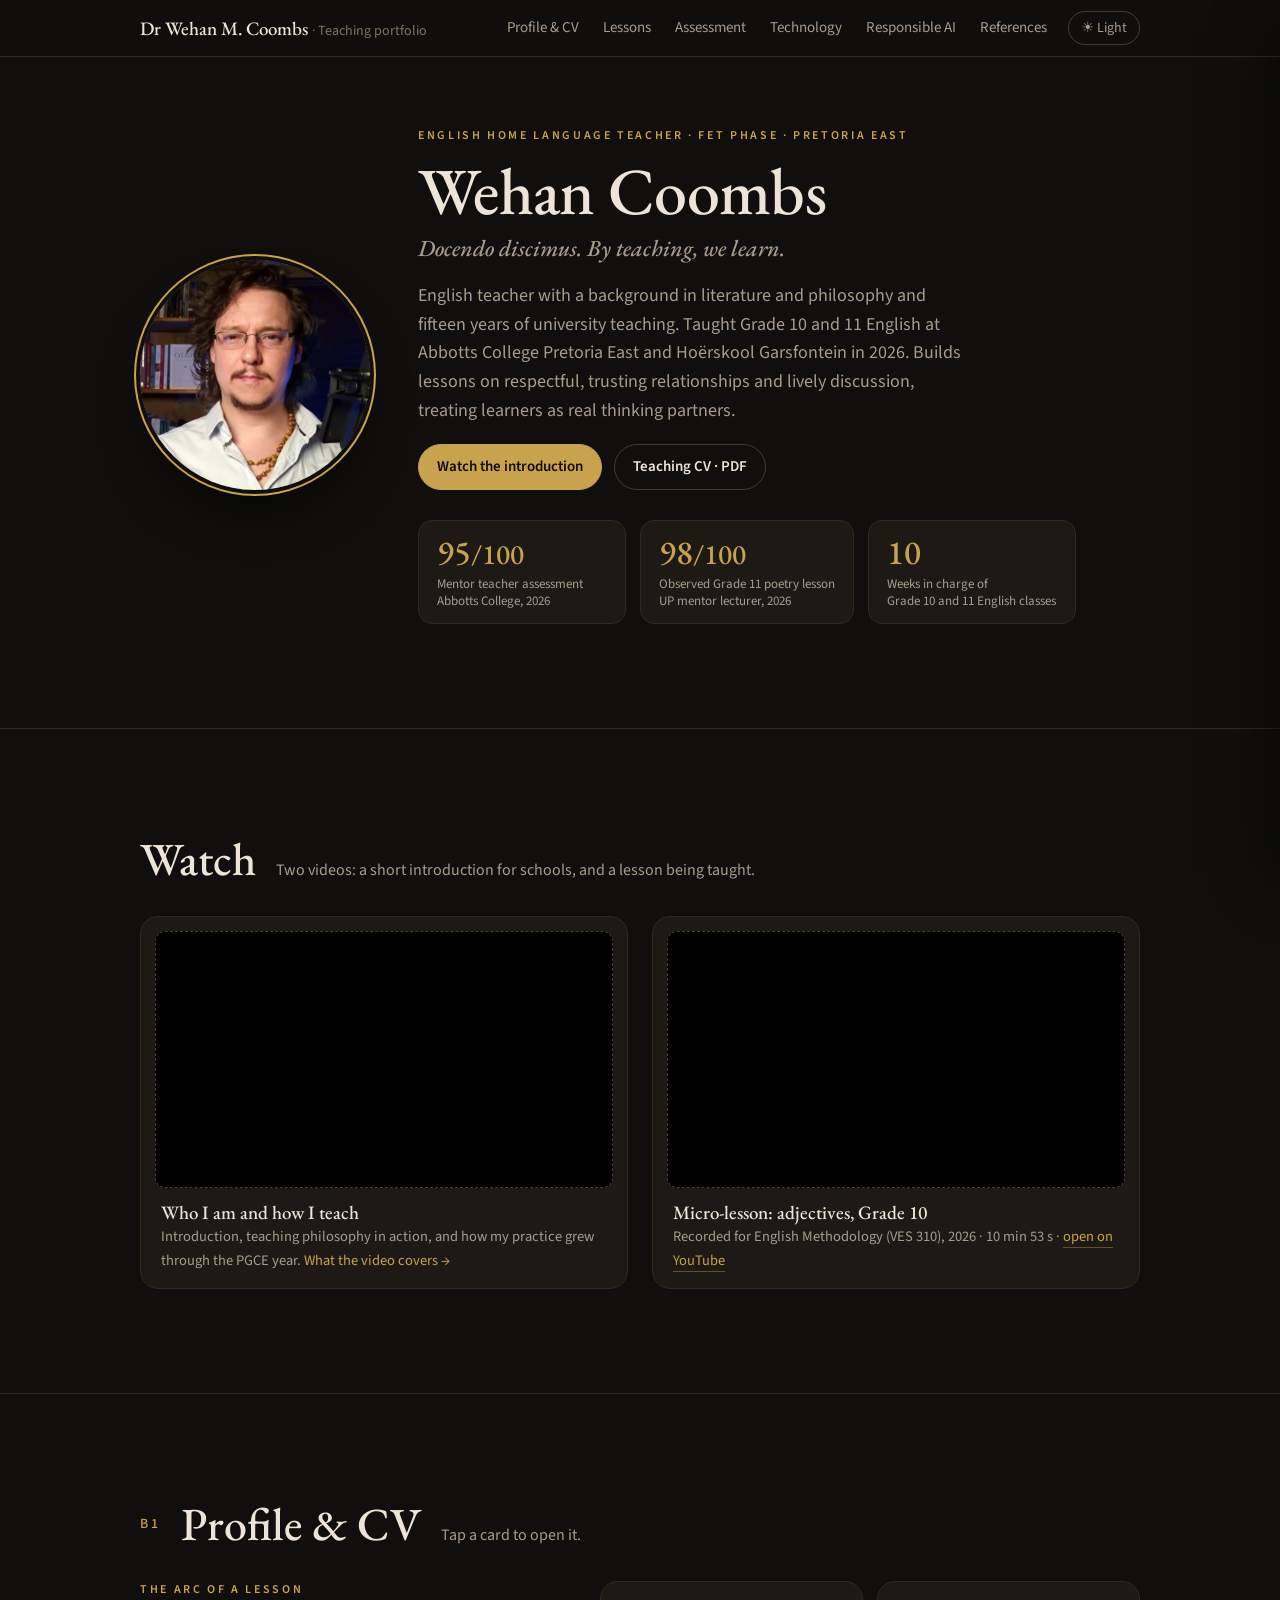
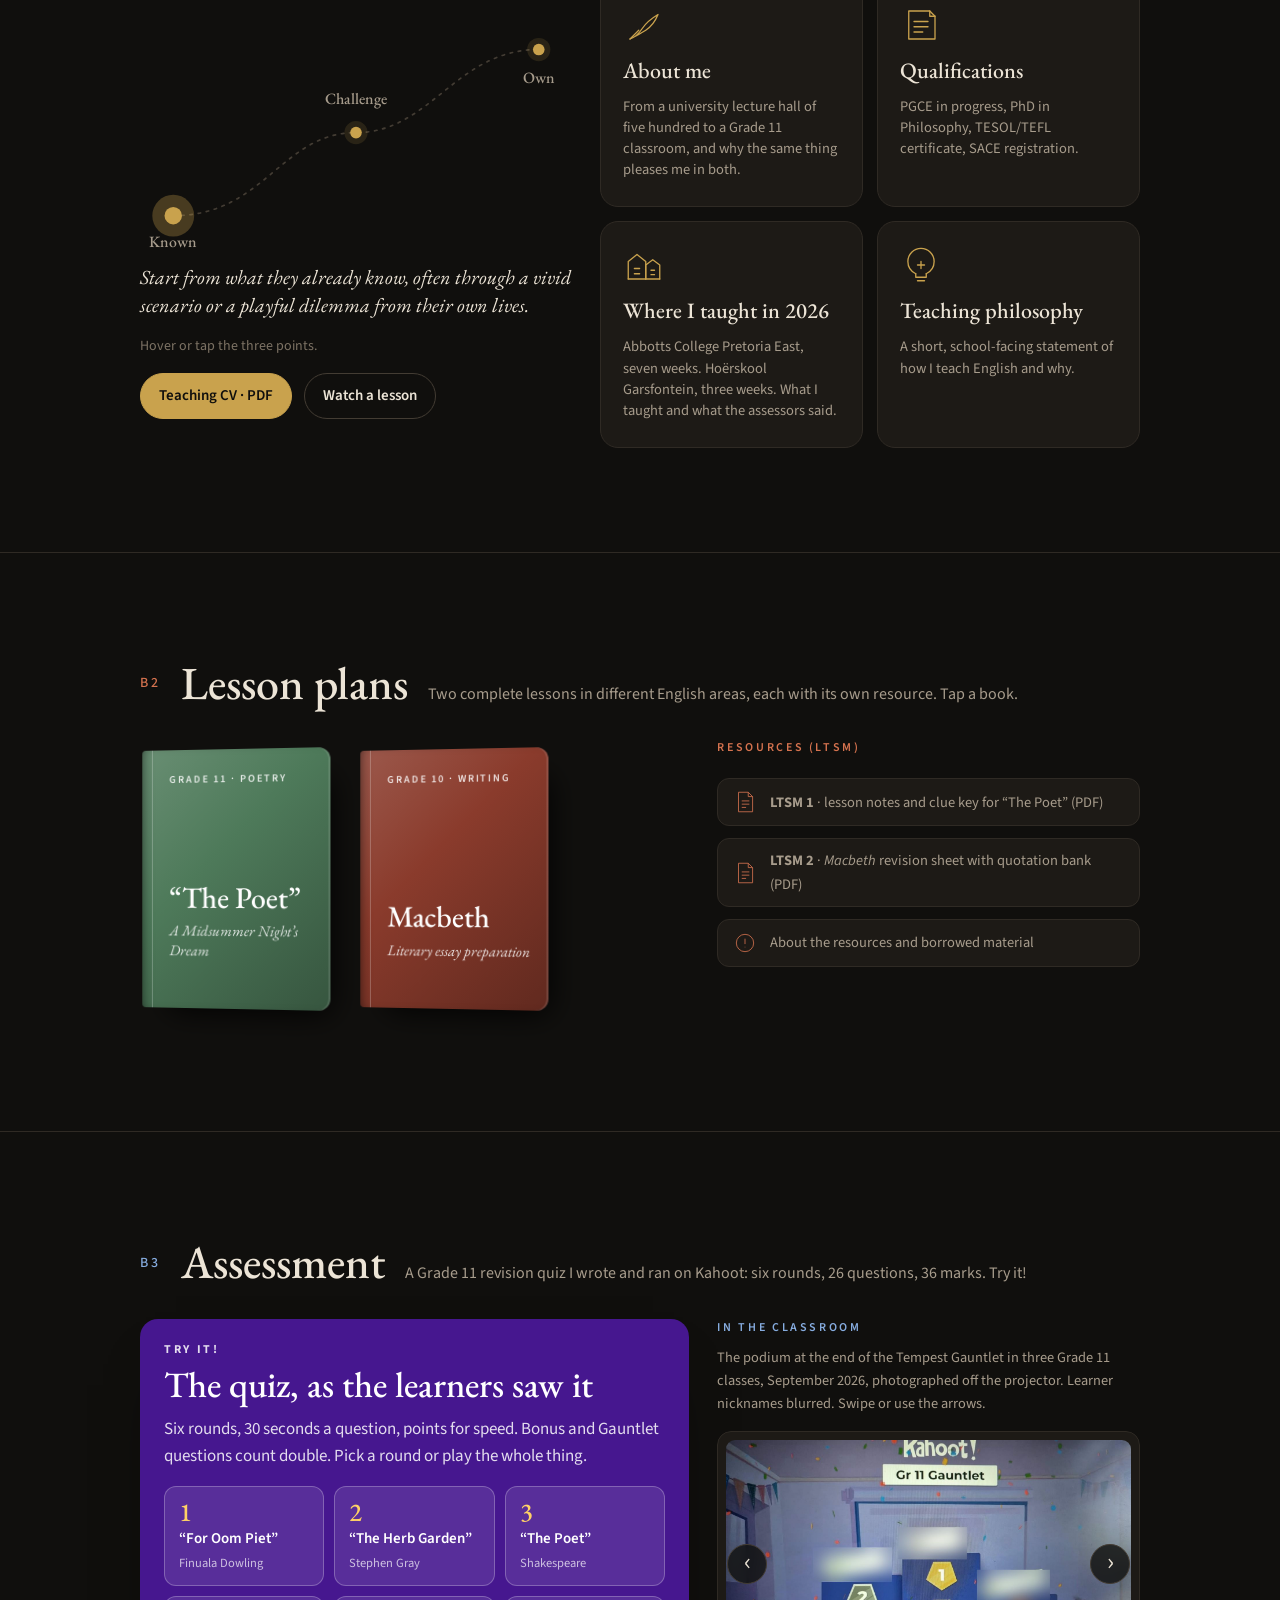
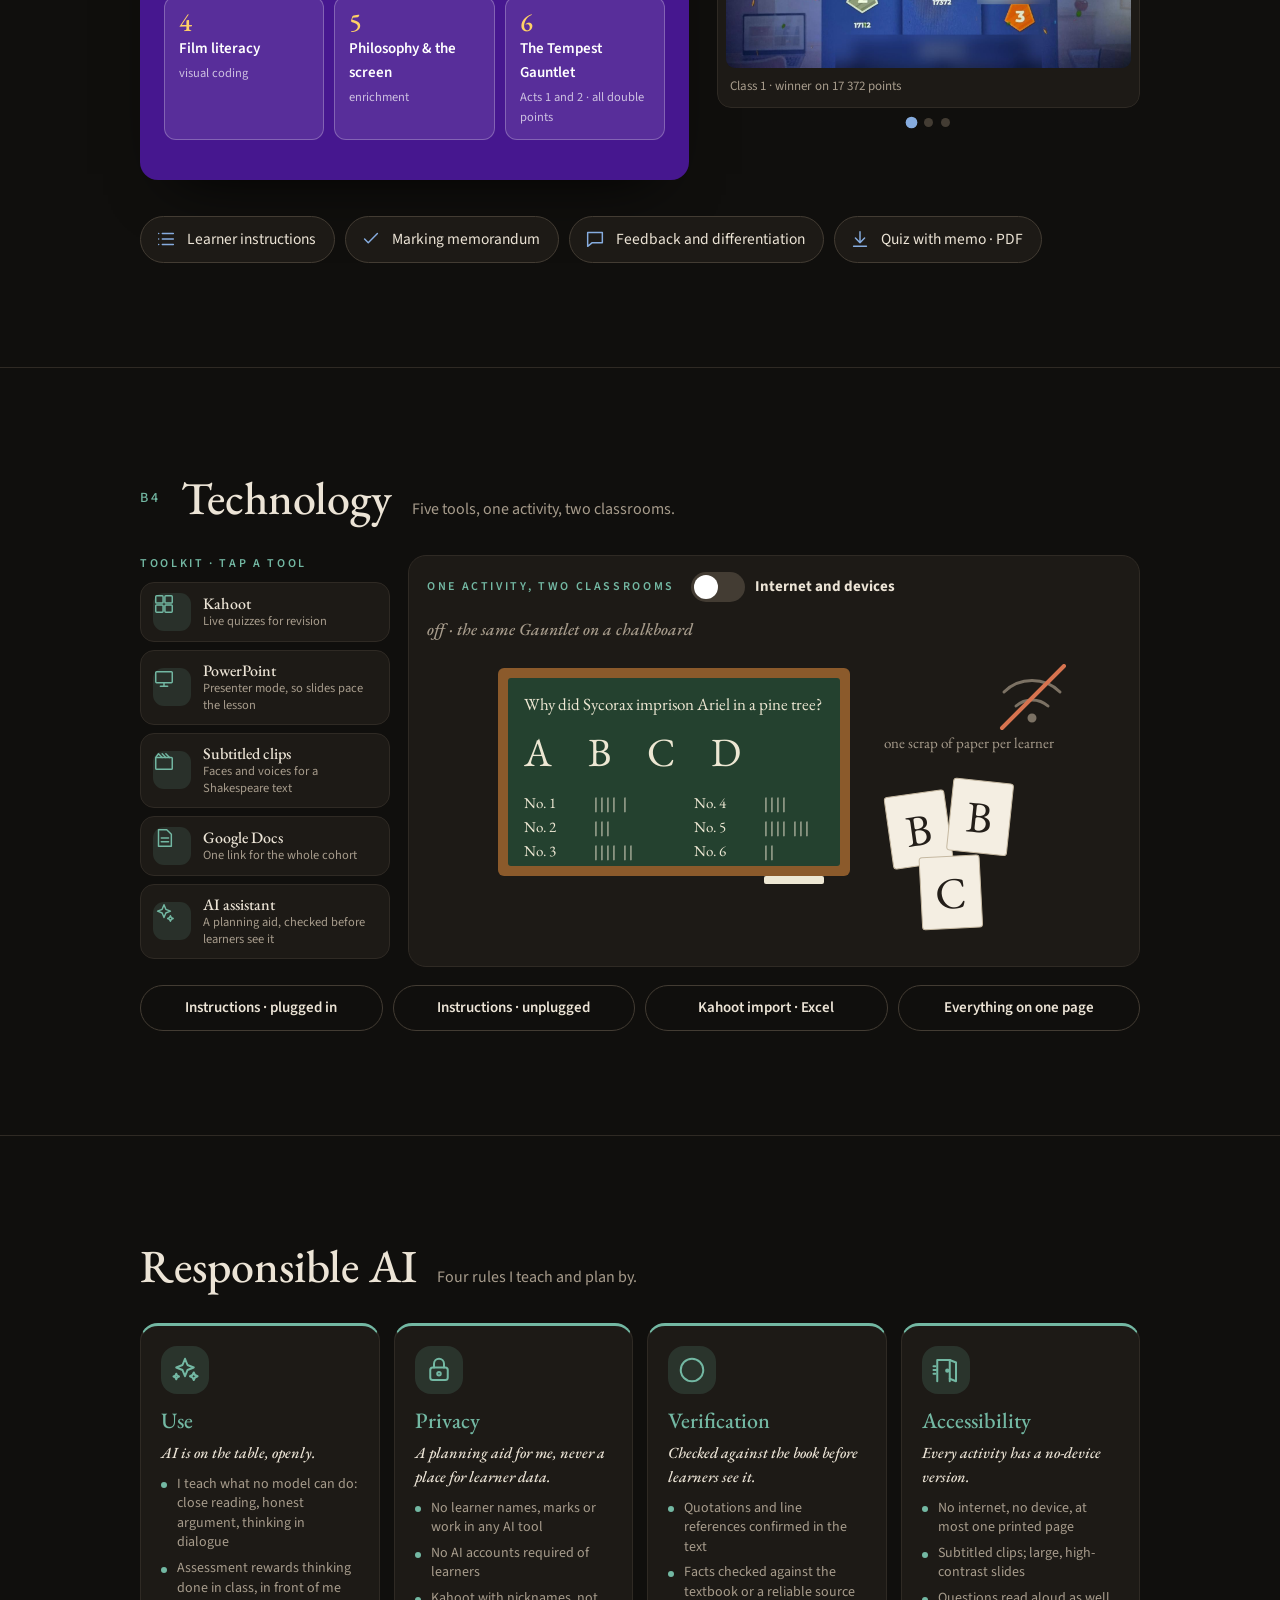
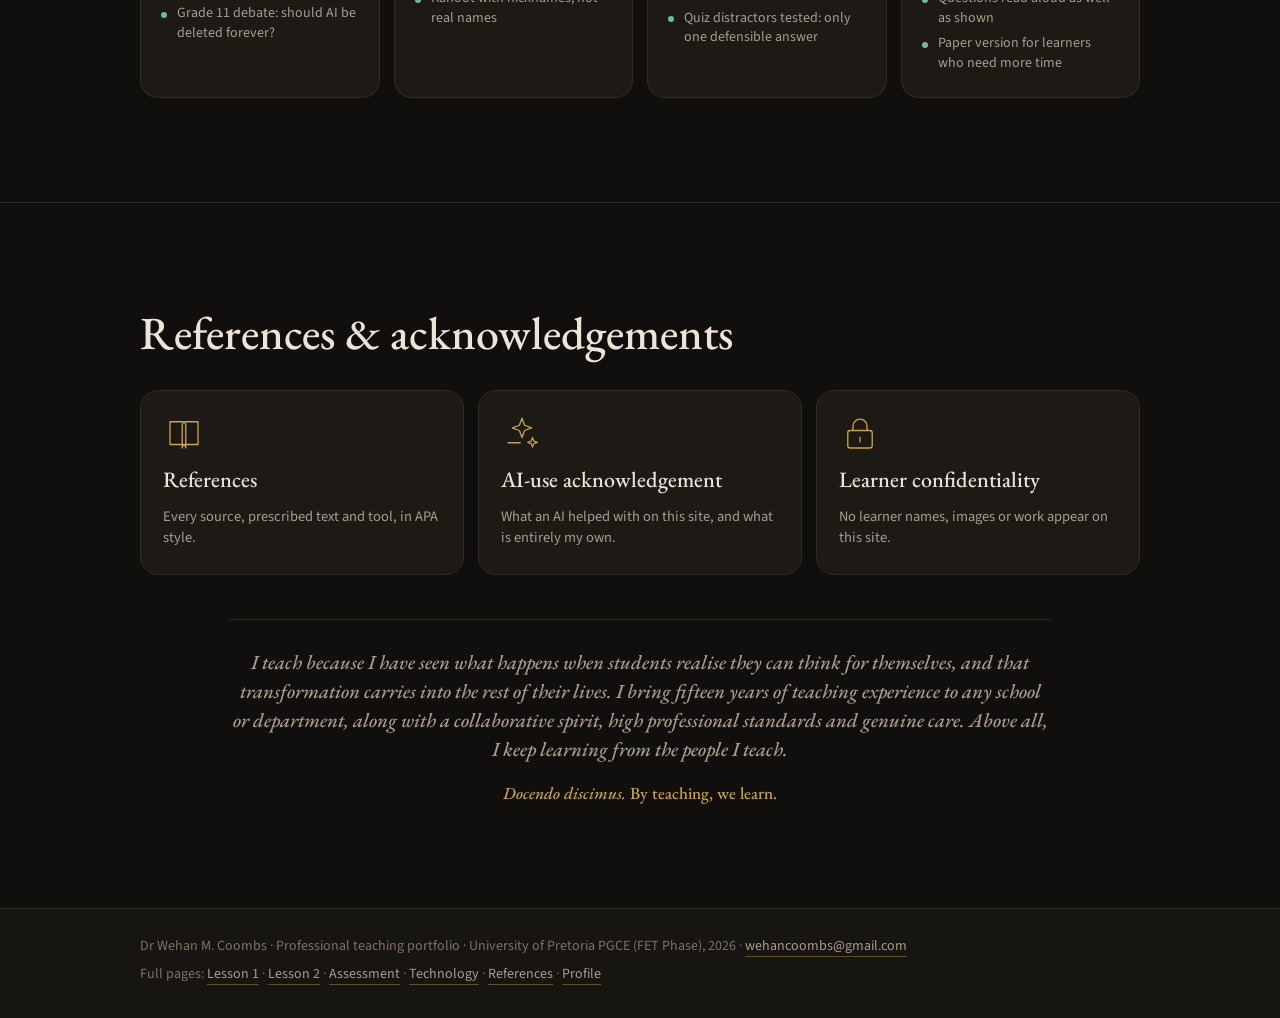
<file: index.html>
<!doctype html>
<html lang="en">
<head>
  <meta charset="utf-8">
  <meta name="viewport" content="width=device-width, initial-scale=1">
  <title>Wehan Coombs · Teaching portfolio</title>
  <meta name="description" content="Professional teaching portfolio of Dr Wehan M. Coombs, English Home Language teacher (FET Phase): profile and CV, lesson plans with resources, an assessment task, technology integration, and a video introduction.">
  <meta property="og:title" content="Wehan Coombs · Teaching portfolio">
  <meta property="og:description" content="English Home Language teacher, FET Phase. Profile, CV, lesson plans, assessment and technology, ready for a school.">
  <meta property="og:image" content="https://wehancoombs.github.io/ves310-portfolio/headshot.jpg">
  <link rel="preconnect" href="https://fonts.googleapis.com">
  <link rel="preconnect" href="https://fonts.gstatic.com" crossorigin>
  <link href="https://fonts.googleapis.com/css2?family=EB+Garamond:ital,wght@0,400;0,500;0,600;1,400;1,500&family=Source+Sans+3:ital,wght@0,400;0,600;1,400&display=swap" rel="stylesheet">
  <link rel="stylesheet" href="assets/style.css">
  <script>try { if (localStorage.getItem('theme') === 'light') document.documentElement.setAttribute('data-theme', 'light'); } catch (e) {}</script>
</head>
<body>
<header class="top"><div class="top-inner">
  <a class="brand" href="#begin">Dr Wehan M. Coombs <span>· Teaching portfolio</span></a>
  <button class="menu-btn" aria-expanded="false" aria-controls="nav">Menu</button>
  <nav id="nav" class="nav" aria-label="Chapters">
    <a href="#profile">Profile &amp; CV</a>
    <a href="#lessons">Lessons</a>
    <a href="#assessment">Assessment</a>
    <a href="#technology">Technology</a>
    <a href="#ai">Responsible AI</a>
    <a href="#references">References</a>
  </nav>
  <button class="theme" id="theme" type="button" aria-label="Switch between dark and light">☀ Light</button>
</div></header>

<main>

<!-- ============ 1 · Begin ============ -->
<section class="chapter first" id="begin">
  <div class="wrap">
    <div class="hero">
      <img class="face" src="headshot.jpg" alt="Portrait of Wehan Coombs">
      <div>
        <p class="eyebrow">English Home Language teacher · FET Phase · Pretoria East</p>
        <h1>Wehan Coombs</h1>
        <p class="motto"><em>Docendo discimus.</em> By teaching, we learn.</p>
        <p class="lead">English teacher with a background in literature and philosophy and fifteen years of university teaching. Taught Grade 10 and 11 English at Abbotts College Pretoria East and Hoërskool Garsfontein in 2026. Builds lessons on respectful, trusting relationships and lively discussion, treating learners as real thinking partners.</p>
        <div class="actions">
          <a class="btn" href="#watch">Watch the introduction</a>
          <a class="btn ghost" href="cv/Wehan-Coombs-FET-CV.pdf">Teaching CV · PDF</a>
        </div>
        <div class="stats">
          <button class="stat" type="button" data-sheet="voices"><b>95<small>/100</small></b><span>Mentor teacher assessment<br>Abbotts College, 2026</span></button>
          <button class="stat" type="button" data-sheet="voices"><b>98<small>/100</small></b><span>Observed Grade 11 poetry lesson<br>UP mentor lecturer, 2026</span></button>
          <button class="stat" type="button" data-sheet="schools"><b>10</b><span>Weeks in charge of<br>Grade 10 and 11 English classes</span></button>
        </div>
      </div>
    </div>
  </div>
</section>

<!-- ============ 2 · Watch ============ -->
<section class="chapter" id="watch">
  <div class="wrap">
    <div class="ch-head"><h2>Watch</h2><span class="ch-sub">Two videos: a short introduction for schools, and a lesson being taught.</span></div>
    <div class="frames">
      <figure class="frame">
        <div class="poster" style="padding:0;display:block;background:#000"><iframe style="width:100%;height:100%;border:0;border-radius:10px;display:block" src="https://www.youtube-nocookie.com/embed/ywfA59DmvL4?rel=0" title="Professional Introduction and Teaching Showcase – Wehan Coombs" allow="accelerometer; encrypted-media; picture-in-picture; fullscreen" allowfullscreen loading="lazy"></iframe></div>
        <figcaption><b>Who I am and how I teach</b>Introduction, teaching philosophy in action, and how my practice grew through the PGCE year. <button class="textlink" type="button" data-sheet="video" style="all:unset;cursor:pointer;color:var(--accent)">What the video covers →</button></figcaption>
      </figure>
      <figure class="frame">
        <div class="poster" style="padding:0;display:block;background:#000"><iframe style="width:100%;height:100%;border:0;border-radius:10px;display:block" src="https://www.youtube-nocookie.com/embed/u2PJQ6eQkWg?rel=0" title="Micro-lesson: adjectives, Grade 10 – Wehan Coombs" allow="accelerometer; encrypted-media; picture-in-picture; fullscreen" allowfullscreen loading="lazy"></iframe></div>
        <figcaption><b>Micro-lesson: adjectives, Grade 10</b>Recorded for English Methodology (VES 310), 2026 · 10 min 53 s · <a href="https://youtu.be/u2PJQ6eQkWg">open on YouTube</a></figcaption>
      </figure>
    </div>
  </div>
</section>

<!-- ============ 3 · Profile ============ -->
<section class="chapter" id="profile">
  <div class="wrap">
    <div class="ch-head"><span class="ch-n">B1</span><h2>Profile &amp; CV</h2><span class="ch-sub">Tap a card to open it.</span></div>
    <div class="two profile-grid">
      <div class="arc-col"><figure class="arc">
        <figcaption class="eyebrow">The arc of a lesson</figcaption>
        <svg viewBox="0 0 520 300" aria-label="A lesson rises from what learners know, through a challenge, to ideas they own">
          <path id="arcpath" d="M40 250 C 150 250 170 150 260 150 S 380 50 480 50"/>
          <g class="node on" tabindex="0" role="button" data-text="Start from what they already know, often through a vivid scenario or a playful dilemma from their own lives.">
            <circle class="hit" cx="40" cy="250" r="26"/><circle class="halo" cx="40" cy="250" r="14"/><circle class="pt" cx="40" cy="250" r="7"/><text x="40" y="288">Known</text>
          </g>
          <g class="node" tabindex="0" role="button" data-text="Set a challenge they reason through together, in discussion: a scaffolded exercise that asks them to try something new and maybe fail.">
            <circle class="hit" cx="260" cy="150" r="26"/><circle class="halo" cx="260" cy="150" r="14"/><circle class="pt" cx="260" cy="150" r="7"/><text x="260" y="116">Challenge</text>
          </g>
          <g class="node" tabindex="0" role="button" data-text="End by applying it to their own lives, so they leave with ideas they can call their own.">
            <circle class="hit" cx="480" cy="50" r="26"/><circle class="halo" cx="480" cy="50" r="14"/><circle class="pt" cx="480" cy="50" r="7"/><text x="480" y="90">Own</text>
          </g>
        </svg>
        <p class="arc-text" id="arc-text" aria-live="polite">Start from what they already know, often through a vivid scenario or a playful dilemma from their own lives.</p>
        <p class="hint">Hover or tap the three points.</p>
        <p class="actions"><a class="btn" href="cv/Wehan-Coombs-FET-CV.pdf">Teaching CV · PDF</a> <a class="btn ghost" href="#watch">Watch a lesson</a></p>
      </figure></div>
      <div class="tiles">
        <button class="tile" type="button" data-sheet="about">
          <svg viewBox="0 0 48 48" aria-hidden="true"><path d="M8 40c6-2 10-6 14-12 4-6 8-10 18-16-4 10-8 14-14 18-6 4-10 6-18 10z"/><path d="M8 40l10-10"/></svg>
          <b>About me</b><span>From a university lecture hall of five hundred to a Grade 11 classroom, and why the same thing pleases me in both.</span>
        </button>
        <button class="tile" type="button" data-sheet="qualifications">
          <svg viewBox="0 0 48 48" aria-hidden="true"><path d="M10 8h24l6 6v26H10z"/><path d="M34 8v6h6"/><path d="M16 20h16M16 26h16M16 32h10"/></svg>
          <b>Qualifications</b><span>PGCE in progress, PhD in Philosophy, TESOL/TEFL certificate, SACE registration.</span>
        </button>
        <button class="tile" type="button" data-sheet="schools">
          <svg viewBox="0 0 48 48" aria-hidden="true"><path d="M6 40V20l10-8 10 8v20"/><path d="M26 40V24l8-6 8 6v16"/><path d="M6 40h36"/><path d="M13 28h6M13 34h6M32 30h4M32 35h4"/></svg>
          <b>Where I taught in 2026</b><span>Abbotts College Pretoria East, seven weeks. Hoërskool Garsfontein, three weeks. What I taught and what the assessors said.</span>
        </button>
        <button class="tile" type="button" data-sheet="philosophy">
          <svg viewBox="0 0 48 48" aria-hidden="true"><path d="M18 34c-6-3-9-8-9-14a15 15 0 0 1 30 0c0 6-3 11-9 14"/><path d="M18 34v4h12v-4M20 42h8"/><path d="M24 20v8M20 24h8"/></svg>
          <b>Teaching philosophy</b><span>A short, school-facing statement of how I teach English and why.</span>
        </button>
      </div>
      
    </div>
  </div>
</section>

<!-- ============ 4 · Lessons ============ -->
<section class="chapter" id="lessons">
  <div class="wrap">
    <div class="ch-head"><span class="ch-n">B2</span><h2>Lesson plans</h2><span class="ch-sub">Two complete lessons in different English areas, each with its own resource. Tap a book.</span></div>
    <div class="two wide-left">
      <div class="books" role="group" aria-label="Lesson plans">
        <button class="bookcover b-poet" type="button" data-sheet="poet"><span class="bc-spine"></span><span class="bc-face"><span class="bc-grade">Grade 11 · Poetry</span><b>“The Poet”</b><i>A Midsummer Night’s Dream</i><span class="bc-open">Open →</span></span></button>
        <button class="bookcover b-mac" type="button" data-sheet="macbeth"><span class="bc-spine"></span><span class="bc-face"><span class="bc-grade">Grade 10 · Writing</span><b>Macbeth</b><i>Literary essay preparation</i><span class="bc-open">Open →</span></span></button>
      </div>
      <div class="shelf-side">
        <p class="eyebrow">Resources (LTSM)</p>
        <a class="sheet-icon" href="materials/Wehan-Coombs-LTSM-1-The-Poet-Lesson-Notes.pdf" style="border-bottom:1px solid var(--line)">
          <svg viewBox="0 0 48 48" aria-hidden="true"><path d="M12 6h18l8 8v28H12z"/><path d="M30 6v8h8"/><path d="M18 22h14M18 28h14M18 34h8"/></svg>
          <span><b>LTSM 1</b> · lesson notes and clue key for “The Poet” (PDF)</span>
        </a>
        <a class="sheet-icon" href="materials/macbeth-revision-sheet.pdf" style="border-bottom:1px solid var(--line)">
          <svg viewBox="0 0 48 48" aria-hidden="true"><path d="M12 6h18l8 8v28H12z"/><path d="M30 6v8h8"/><path d="M18 22h14M18 28h14M18 34h8"/></svg>
          <span><b>LTSM 2</b> · <em>Macbeth</em> revision sheet with quotation bank (PDF)</span>
        </a>
        <button class="sheet-icon" type="button" data-sheet="ltsm">
          <svg viewBox="0 0 48 48" aria-hidden="true"><circle cx="24" cy="24" r="16"/><path d="M24 16v10M24 31v1"/></svg>
          <span>About the resources and borrowed material</span>
        </button>
      </div>
    </div>
  </div>
</section>

<!-- ============ 5 · Assessment ============ -->
<section class="chapter" id="assessment">
  <div class="wrap">
    <div class="ch-head"><span class="ch-n">B3</span><h2>Assessment</h2><span class="ch-sub">A Grade 11 revision quiz I wrote and ran on Kahoot: six rounds, 26 questions, 36 marks. Try it!</span></div>
    <div class="two wide-left">
      <div class="kq" id="kq"><div class="kq-board"><p class="kq-eyebrow">Try it!</p><h3>The quiz, as the learners saw it</h3><p>Loading…</p></div></div>
      <div>
        <p class="eyebrow">In the classroom</p>
        <p class="small">The podium at the end of the Tempest Gauntlet in three Grade 11 classes, September 2026, photographed off the projector. Learner nicknames blurred. Swipe or use the arrows.</p>
        <div class="gallery" id="podiums" aria-roledescription="carousel" aria-label="Podium photos">
          <div class="gal-track" tabindex="0">
            <figure class="gal-slide"><img src="assets/img/podium-1.jpg" alt="Kahoot podium on the classroom projector: the top three learners of the Grade 11 Gauntlet, names blurred"><figcaption>Class 1 · winner on 17 372 points</figcaption></figure>
            <figure class="gal-slide"><img src="assets/img/podium-2.jpg" alt="Kahoot podium with three avatars on the classroom screen, names blurred"><figcaption>Class 2 · winner on 17 914 points</figcaption></figure>
            <figure class="gal-slide"><img src="assets/img/podium-3.jpg" alt="Kahoot podium projected onto the whiteboard, names blurred"><figcaption>Class 3 · winner on 17 583 points</figcaption></figure>
          </div>
          <button class="gal-btn gal-prev" type="button" aria-label="Previous photo">‹</button>
          <button class="gal-btn gal-next" type="button" aria-label="Next photo">›</button>
          <div class="gal-dots" role="tablist"><button type="button" class="on" aria-label="Photo 1"></button><button type="button" aria-label="Photo 2"></button><button type="button" aria-label="Photo 3"></button></div>
        </div>
      </div>
    </div>
    <div class="chips block">
      <button class="chip" type="button" data-sheet="instructions"><svg viewBox="0 0 24 24" aria-hidden="true"><path d="M8 6h12M8 12h12M8 18h12M4 6h.01M4 12h.01M4 18h.01"/></svg>Learner instructions</button>
      <button class="chip" type="button" data-sheet="memo"><svg viewBox="0 0 24 24" aria-hidden="true"><path d="M5 12l4 4L19 6"/></svg>Marking memorandum</button>
      <button class="chip" type="button" data-sheet="feedback"><svg viewBox="0 0 24 24" aria-hidden="true"><path d="M4 5h16v11H9l-5 4z"/></svg>Feedback and differentiation</button>
      <a class="chip" href="materials/Wehan-Coombs-Grade-11-Revision-Quiz-Questions-and-Answers.pdf" style="border-bottom:1px solid var(--line-2)"><svg viewBox="0 0 24 24" aria-hidden="true"><path d="M12 4v12M7 11l5 5 5-5M5 20h14"/></svg>Quiz with memo · PDF</a>
    </div>
  </div>
</section>

<!-- ============ 6 · Technology ============ -->
<section class="chapter" id="technology">
  <div class="wrap">
    <div class="ch-head"><span class="ch-n">B4</span><h2>Technology</h2><span class="ch-sub">Five tools, one activity, two classrooms.</span></div>
    <div class="tech-grid">
      <div class="tools-col"><p class="eyebrow">Toolkit · tap a tool</p>
      <div class="tools">
      <button class="tool" type="button" data-pop="kahoot"><span class="ico"><svg viewBox="0 0 24 24" aria-hidden="true"><rect x="3" y="3" width="8" height="8" rx="1"/><rect x="13" y="3" width="8" height="8" rx="1"/><rect x="3" y="13" width="8" height="8" rx="1"/><rect x="13" y="13" width="8" height="8" rx="1"/></svg></span><span class="txt"><b>Kahoot</b><span>Live quizzes for revision</span></span></button>
      <button class="tool" type="button" data-pop="ppt"><span class="ico"><svg viewBox="0 0 24 24" aria-hidden="true"><rect x="3" y="4" width="18" height="12" rx="1"/><path d="M12 16v4M8 20h8"/></svg></span><span class="txt"><b>PowerPoint</b><span>Presenter mode, so slides pace the lesson</span></span></button>
      <button class="tool" type="button" data-pop="video"><span class="ico"><svg viewBox="0 0 24 24" aria-hidden="true"><rect x="3" y="7" width="18" height="13" rx="1"/><path d="M3 7l3-4 4 4M10 3l4 4M14 3l4 4"/></svg></span><span class="txt"><b>Subtitled clips</b><span>Faces and voices for a Shakespeare text</span></span></button>
      <button class="tool" type="button" data-pop="docs"><span class="ico"><svg viewBox="0 0 24 24" aria-hidden="true"><path d="M6 3h9l5 5v13H6z"/><path d="M9 12h8M9 16h8"/></svg></span><span class="txt"><b>Google Docs</b><span>One link for the whole cohort</span></span></button>
      <button class="tool" type="button" data-pop="ai"><span class="ico"><svg viewBox="0 0 24 24" aria-hidden="true"><path d="M12 3l2 5 5 2-5 2-2 5-2-5-5-2 5-2z"/><path d="M19 15l1 2 2 1-2 1-1 2-1-2-2-1 2-1z"/></svg></span><span class="txt"><b>AI assistant</b><span>A planning aid, checked before learners see it</span></span></button>
    </div>
      </div>
      <div class="classroom off" id="classroom">
      <div class="switch-row">
        <p class="eyebrow" style="margin:0">One activity, two classrooms</p>
        <button class="switch" id="cls-switch" type="button" aria-pressed="false"><span class="knob"></span><b>Internet and devices</b></button>
        <span class="cls-state" id="cls-state">off · the same Gauntlet on a chalkboard</span>
      </div>
      <svg class="cls-svg" viewBox="0 0 620 300" aria-label="The same quiz on a projector with phones, or on a chalkboard with paper letters">
        <g class="on">
          <rect x="40" y="26" width="340" height="196" rx="10" fill="#46178F"/>
          <rect x="58" y="44" width="304" height="40" rx="6" fill="#fff"/>
          <text x="70" y="70" font-family="Source Sans 3, sans-serif" font-size="15" font-weight="600" fill="#222">Why did Sycorax imprison Ariel in a pine tree?</text>
          <rect x="58" y="92" width="304" height="6" rx="3" fill="rgba(255,255,255,.25)"/><rect x="58" y="92" width="190" height="6" rx="3" fill="#FFD166"/>
          <rect x="58" y="108" width="148" height="46" rx="6" fill="#E21B3C"/><path d="M72 142l9-16 9 16z" fill="#fff"/><text x="96" y="136" font-family="Source Sans 3, sans-serif" font-size="12" fill="#fff">plotted with Caliban</text>
          <rect x="214" y="108" width="148" height="46" rx="6" fill="#1368CE"/><path d="M237 123l9 9-9 9-9-9z" fill="#fff"/><text x="252" y="136" font-family="Source Sans 3, sans-serif" font-size="12" fill="#fff">too delicate for her</text>
          <rect x="58" y="162" width="148" height="46" rx="6" fill="#D89E00"/><circle cx="81" cy="185" r="8" fill="#fff"/><text x="96" y="190" font-family="Source Sans 3, sans-serif" font-size="12" fill="#fff">warned the ships away</text>
          <rect x="214" y="162" width="148" height="46" rx="6" fill="#26890C"/><rect x="229" y="177" width="16" height="16" rx="2" fill="#fff"/><text x="252" y="190" font-family="Source Sans 3, sans-serif" font-size="12" fill="#fff">refused her authority</text>
          <rect x="190" y="222" width="40" height="14" fill="#2a2a2a"/><rect x="150" y="236" width="120" height="6" rx="3" fill="#2a2a2a"/>
          <g transform="translate(420 120)">
            <rect x="0" y="0" width="64" height="118" rx="10" fill="#1b1b1b" stroke="#777" stroke-width="2"/>
            <rect x="8" y="14" width="22" height="40" rx="3" fill="#E21B3C"/><rect x="34" y="14" width="22" height="40" rx="3" fill="#1368CE"/><rect x="8" y="60" width="22" height="40" rx="3" fill="#D89E00"/><rect x="34" y="60" width="22" height="40" rx="3" fill="#26890C"/>
          </g>
          <g transform="translate(500 150)">
            <rect x="0" y="0" width="64" height="118" rx="10" fill="#1b1b1b" stroke="#777" stroke-width="2"/>
            <rect x="8" y="14" width="22" height="40" rx="3" fill="#E21B3C"/><rect x="34" y="14" width="22" height="40" rx="3" fill="#1368CE" stroke="#fff" stroke-width="2"/><rect x="8" y="60" width="22" height="40" rx="3" fill="#D89E00"/><rect x="34" y="60" width="22" height="40" rx="3" fill="#26890C"/>
          </g>
          <g fill="none" stroke="#73B8A3" stroke-width="3" stroke-linecap="round" transform="translate(540 4)">
            <path d="M0 40a40 40 0 0 1 56 0"/><path d="M12 54a24 24 0 0 1 32 0"/><circle cx="28" cy="66" r="3" fill="#73B8A3"/>
          </g>
          <text x="420" y="100" font-family="EB Garamond, serif" font-size="15" fill="#A79C8C">one phone per learner</text>
        </g>
        <g class="off">
          <rect x="34" y="20" width="352" height="208" rx="6" fill="#8B5A2B"/>
          <rect x="44" y="30" width="332" height="188" rx="3" fill="#24412F"/>
          <text x="60" y="62" font-family="EB Garamond, serif" font-size="17" fill="#EDE7D3">Why did Sycorax imprison Ariel in a pine tree?</text>
          <text x="60" y="118" font-family="EB Garamond, serif" font-size="40" fill="#EDE7D3" letter-spacing="14">A B C D</text>
          <g font-family="EB Garamond, serif" font-size="15" fill="#EDE7D3">
            <text x="60" y="160">No. 1</text><text x="130" y="160" letter-spacing="2">|||| |</text>
            <text x="60" y="184">No. 2</text><text x="130" y="184" letter-spacing="2">|||</text>
            <text x="60" y="208">No. 3</text><text x="130" y="208" letter-spacing="2">|||| ||</text>
            <text x="230" y="160">No. 4</text><text x="300" y="160" letter-spacing="2">||||</text>
            <text x="230" y="184">No. 5</text><text x="300" y="184" letter-spacing="2">|||| |||</text>
            <text x="230" y="208">No. 6</text><text x="300" y="208" letter-spacing="2">||</text>
          </g>
          <rect x="300" y="228" width="60" height="8" rx="2" fill="#EDE7D3"/>
          <g transform="translate(420 150) rotate(-8)"><rect x="0" y="0" width="60" height="72" rx="3" fill="#F4EEE2" stroke="#C6B9A2"/><text x="30" y="52" text-anchor="middle" font-family="EB Garamond, serif" font-size="44" fill="#231E19">B</text></g>
          <g transform="translate(490 130) rotate(6)"><rect x="0" y="0" width="60" height="72" rx="3" fill="#F4EEE2" stroke="#C6B9A2"/><text x="30" y="52" text-anchor="middle" font-family="EB Garamond, serif" font-size="44" fill="#231E19">B</text></g>
          <g transform="translate(455 210) rotate(-3)"><rect x="0" y="0" width="60" height="72" rx="3" fill="#F4EEE2" stroke="#C6B9A2"/><text x="30" y="52" text-anchor="middle" font-family="EB Garamond, serif" font-size="44" fill="#231E19">C</text></g>
          <g fill="none" stroke="#7C7264" stroke-width="3" stroke-linecap="round" transform="translate(540 4)">
            <path d="M0 40a40 40 0 0 1 56 0"/><path d="M12 54a24 24 0 0 1 32 0"/><circle cx="28" cy="66" r="3" fill="#7C7264"/><path d="M-2 76L60 14" stroke="#D6734F" stroke-width="4"/>
          </g>
          <text x="420" y="100" font-family="EB Garamond, serif" font-size="15" fill="#A79C8C">one scrap of paper per learner</text>
        </g>
      </svg>
    </div>
    </div>
    <div class="tech-actions">
      <button class="btn ghost" type="button" data-sheet="plugged">Instructions · plugged in</button>
      <button class="btn ghost" type="button" data-sheet="unplugged">Instructions · unplugged</button>
      <a class="btn ghost" href="materials/Wehan-Coombs-Grade-11-Revision-Quiz-Kahoot-Import.xlsx">Kahoot import · Excel</a>
      <a class="btn ghost" href="technology.html">Everything on one page</a>
    </div>
  </div>
</section>

<!-- ============ 6b · Responsible AI ============ -->
<section class="chapter" id="ai">
  <div class="wrap">
    <div class="ch-head"><h2>Responsible AI</h2><span class="ch-sub">Four rules I teach and plan by.</span></div>
    <div class="ai-grid">
      <div class="ai-card"><div class="pc-ico"><svg viewBox="0 0 24 24" aria-hidden="true"><path class="spark-big" d="M12 3l2 5 5 2-5 2-2 5-2-5-5-2 5-2z"/><path class="spark-s1" d="M19 14l1 2 2 1-2 1-1 2-1-2-2-1 2-1z"/><path class="spark-s2" d="M5 15l.7 1.5 1.5.7-1.5.7L5 19.4l-.7-1.5-1.5-.7 1.5-.7z"/></svg></div><h3>Use</h3><p class="ai-lead">AI is on the table, openly.</p><ul><li>I teach what no model can do: close reading, honest argument, thinking in dialogue</li><li>Assessment rewards thinking done in class, in front of me</li><li>Grade 11 debate: should AI be deleted forever?</li></ul></div>
      <div class="ai-card"><div class="pc-ico"><svg viewBox="0 0 24 24" aria-hidden="true"><rect x="5" y="10" width="14" height="10" rx="2"/><path class="shackle" d="M8 10V7a4 4 0 0 1 8 0v3"/><circle class="keyhole" cx="12" cy="15" r="1.4"/></svg></div><h3>Privacy</h3><p class="ai-lead">A planning aid for me, never a place for learner data.</p><ul><li>No learner names, marks or work in any AI tool</li><li>No AI accounts required of learners</li><li>Kahoot with nicknames, not real names</li></ul></div>
      <div class="ai-card"><div class="pc-ico"><svg viewBox="0 0 24 24" aria-hidden="true"><circle class="ring" cx="12" cy="12" r="9"/><path class="tick" d="M7.5 12.5l3 3 6-7"/></svg></div><h3>Verification</h3><p class="ai-lead">Checked against the book before learners see it.</p><ul><li>Quotations and line references confirmed in the text</li><li>Facts checked against the textbook or a reliable source</li><li>Quiz distractors tested: only one defensible answer</li></ul></div>
      <div class="ai-card"><div class="pc-ico"><svg viewBox="0 0 24 24" aria-hidden="true"><path class="door-frame" d="M5 21V4h10v17"/><path class="door" d="M15 4l5 2v15l-5-2"/><circle class="knob-dot" cx="13" cy="12.5" r=".9"/><path class="door-ray" d="M2 12h2M2 9h1.5M2 15h1.5"/></svg></div><h3>Accessibility</h3><p class="ai-lead">Every activity has a no-device version.</p><ul><li>No internet, no device, at most one printed page</li><li>Subtitled clips; large, high-contrast slides</li><li>Questions read aloud as well as shown</li><li>Paper version for learners who need more time</li></ul></div>
    </div>
  </div>
</section>

<!-- ============ 7 · References ============ -->
<section class="chapter" id="references">
  <div class="wrap">
    <div class="ch-head"><h2>References &amp; acknowledgements</h2></div>
    <div class="tiles">
      <button class="tile" type="button" data-sheet="refs">
        <svg viewBox="0 0 48 48" aria-hidden="true"><path d="M8 10h14a4 4 0 0 1 4 4v26a4 4 0 0 0-4-4H8z"/><path d="M40 10H26a4 4 0 0 0-4 4v26a4 4 0 0 1 4-4h14z"/></svg>
        <b>References</b><span>Every source, prescribed text and tool, in APA style.</span>
      </button>
      <button class="tile" type="button" data-sheet="ack">
        <svg viewBox="0 0 48 48" aria-hidden="true"><path d="M24 6l3 8 8 3-8 3-3 8-3-8-8-3 8-3z"/><path d="M36 28l1.5 4 4 1.5-4 1.5L36 39l-1.5-4-4-1.5 4-1.5z"/><path d="M8 34h14"/></svg>
        <b>AI-use acknowledgement</b><span>What an AI helped with on this site, and what is entirely my own.</span>
      </button>
      <button class="tile" type="button" data-sheet="privacy">
        <svg viewBox="0 0 48 48" aria-hidden="true"><rect x="10" y="20" width="28" height="20" rx="3"/><path d="M16 20v-5a8 8 0 0 1 16 0v5"/><path d="M24 28v5"/></svg>
        <b>Learner confidentiality</b><span>No learner names, images or work appear on this site.</span>
      </button>
    </div>
    <blockquote class="closing-quote small-quote">
      <p>I teach because I have seen what happens when students realise they can think for themselves, and that transformation carries into the rest of their lives. I bring fifteen years of teaching experience to any school or department, along with a collaborative spirit, high professional standards and genuine care. Above all, I keep learning from the people I teach.</p>
      <cite><em>Docendo discimus.</em> By teaching, we learn.</cite>
    </blockquote>
  </div>
</section>
</main>

<footer><div class="foot-inner">
  <p>Dr Wehan M. Coombs · Professional teaching portfolio · University of Pretoria PGCE (FET Phase), 2026 · <a href="mailto:wehancoombs@gmail.com">wehancoombs@gmail.com</a></p>
  <p>Full pages: <a href="lesson-1.html">Lesson 1</a> · <a href="lesson-2.html">Lesson 2</a> · <a href="assessment.html">Assessment</a> · <a href="technology.html">Technology</a> · <a href="references.html">References</a> · <a href="profile.html">Profile</a></p>
</div></footer>

<!-- ============ Pop-out sheet ============ -->
<div class="scrim" id="scrim" hidden></div>
<aside class="sheet" id="sheet" hidden role="dialog" aria-modal="true" aria-labelledby="sheet-title">
  <div class="sheet-head">
    <span class="sheet-art" id="sheet-art" aria-hidden="true"></span>
    <p class="eyebrow" id="sheet-ch"></p>
    <h3 id="sheet-title" tabindex="-1"></h3>
    <button class="close" id="sheet-close" type="button" aria-label="Close">×</button>
  </div>
  <div class="sheet-body" id="sheet-body"></div>
</aside>

<!-- ============ Hover cards: what each small card shows ============ -->
<div class="pc-scrim" id="pc-scrim" hidden></div>
<div class="popcard" id="popcard" hidden role="dialog" aria-modal="false"></div>
<div id="popsrc" hidden>
  <div id="p-kahoot"><p class="pc-kicker">Tool 1 of 5</p><h3>Kahoot</h3><div class="panels"><div class="panel good"><h4>Teaching purpose</h4><p>Live quizzes for revision and informal assessment. Every learner answers every question, the leaderboard keeps energy high, and the results show me at once which text or skill needs re-teaching.</p></div><div class="panel warn"><h4>A limitation</h4><p>It needs internet and a device per learner, and the time pressure rewards speed over careful reading, so I use it for revision, not for teaching new material.</p></div></div><p class="pc-foot"><button class="btn ghost" type="button" data-sheet="plugged">The Gauntlet activity →</button></p></div>
  <div id="p-ppt"><p class="pc-kicker">Tool 2 of 5</p><h3>PowerPoint in presenter mode</h3><div class="panels"><div class="panel good"><h4>Teaching purpose</h4><p>Teacher-led visual lessons and in-class games. For the film-language pub quiz I read each scenario aloud from the presenter notes before the answer slide appeared, so the slides paced the lesson instead of replacing me.</p></div><div class="panel warn"><h4>A limitation</h4><p>It needs a projector and a laptop, and slides tempt a teacher to lecture; without deliberate pauses for discussion the lesson becomes passive.</p></div></div></div>
  <div id="p-video"><p class="pc-kicker">Tool 3 of 5</p><h3>Subtitled video clips</h3><div class="panels"><div class="panel good"><h4>Teaching purpose</h4><p>Putting faces and voices to a Shakespeare text before and after reading it. A subtitled supercut of <em>The Tempest</em>, played through VLC on the projector, let learners see professional actors decode the Early Modern English they had struggled with.</p></div><div class="panel warn"><h4>A limitation</h4><p>Film clips are copyrighted, so they can be shown in class but not shared or published, and a clip only works if the class has already done the reading.</p></div></div></div>
  <div id="p-docs"><p class="pc-kicker">Tool 4 of 5</p><h3>Google Docs</h3><div class="panels"><div class="panel good"><h4>Teaching purpose</h4><p>Writing and sharing lesson notes, resources and class-built lists, for example the “levelling up your English” resource list the Grade 11s built together, with one link for the whole cohort.</p></div><div class="panel warn"><h4>A limitation</h4><p>Learners need an account and a connection to edit, and shared documents need clear rules or a few learners do all the work.</p></div></div></div>
  <div id="p-ai"><p class="pc-kicker">Tool 5 of 5</p><h3>Generative AI assistant</h3><div class="panels"><div class="panel good"><h4>Teaching purpose</h4><p>A planning aid for the teacher: drafting multiple-choice distractors, checking a lesson sequence for gaps, and producing a first draft of a resource that I then edit and verify against the text.</p></div><div class="panel warn"><h4>A limitation</h4><p>It invents plausible but wrong quotations, line references and facts, so nothing it produces goes to learners unchecked, and learner work or personal information is never pasted into it.</p></div></div></div>
  <div id="p-use"><div class="pc-ico"><svg viewBox="0 0 24 24" aria-hidden="true"><path d="M12 3l2 5 5 2-5 2-2 5-2-5-5-2 5-2z"/></svg></div><p class="pc-kicker">Responsible AI · 1 of 4</p><h3>Responsible use</h3><p>Generative AI can now write the kind of essay most classrooms use to teach and to assess. My answer is not to ban it but to teach what no model can do for a learner: reading closely, arguing honestly and thinking in dialogue. In my classrooms AI is on the table, openly. We talk about what it is good and bad at, so that learners use it thoughtfully, and assessment rewards thinking that happens in front of me, in class. With the Grade 11s the closing debate was whether AI should be deleted forever, argued through four ethical frameworks.</p></div>
  <div id="p-privacy"><div class="pc-ico"><svg viewBox="0 0 24 24" aria-hidden="true"><rect x="5" y="10" width="14" height="10" rx="2"/><path d="M8 10V7a4 4 0 0 1 8 0v3"/></svg></div><p class="pc-kicker">Responsible AI · 2 of 4</p><h3>Privacy</h3><p>I use AI tools as a planning aid for myself, never as a place for learner data. No learner names, marks, work or personal information go into any AI tool, and learners are not asked to create accounts on AI services for class work.</p></div>
  <div id="p-verify"><div class="pc-ico"><svg viewBox="0 0 24 24" aria-hidden="true"><path d="M5 12l4 4L19 6"/></svg></div><p class="pc-kicker">Responsible AI · 3 of 4</p><h3>Verification</h3><p>Anything an AI tool helps to draft is checked against the prescribed text before it reaches learners: quotations and line references are confirmed in the book, facts are checked against the textbook or a reliable source, and distractors in multiple-choice questions are tested so that only one answer is defensible.</p></div>
  <div id="p-access"><div class="pc-ico"><svg viewBox="0 0 24 24" aria-hidden="true"><circle cx="12" cy="5" r="2"/><path d="M4 9h16M12 9v5M12 14l-4 6M12 14l4 6"/></svg></div><p class="pc-kicker">Responsible AI · 4 of 4</p><h3>Accessibility</h3><p>Every digital activity here has a version that needs no device, no connection and at most one printed page, so no learner is excluded by access. Video clips are shown with subtitles, slides use large text and high contrast, and quiz questions are read aloud as well as shown. Learners who need more time or a quieter setting can do the same quiz on paper at their own pace.</p></div>
</div>

<!-- ============ Library: what each pop-out shows ============ -->
<div id="library" hidden>

  <article id="s-voices" data-ch="begin" data-title="What the assessors said" data-art="quote">
    <div class="badges"><span class="badge"><b>95/100</b> mentor teacher, Abbotts College</span><span class="badge"><b>98/100</b> observed poetry lesson, UP mentor lecturer</span><span class="badge"><b>Full marks</b> classroom competencies</span></div>
    <div class="quotes">
      <blockquote>Excellent knowledge and innovative way of using media.<cite>University of Pretoria mentor lecturer · observed Grade 11 poetry lesson, 2026</cite></blockquote>
      <blockquote>Enhanced the learners’ vocabulary through scaffolding.<cite>Mentor teacher, Abbotts College Pretoria East · formal assessment, 2026</cite></blockquote>
    </div>
    <p class="actions"><button class="btn ghost" type="button" data-sheet="schools">Where I taught →</button></p>
  </article>

  <article id="s-video" data-ch="technology" data-title="Subtitled video clips">
    <div class="panels"><div class="panel good"><h4>Teaching purpose</h4><p>Putting faces and voices to a Shakespeare text before and after reading it. A subtitled supercut of <em>The Tempest</em>, played through VLC on the projector, let learners see professional actors decode the Early Modern English they had struggled with.</p></div><div class="panel warn"><h4>A limitation</h4><p>Film clips are copyrighted, so they can be shown in class but not shared or published, and a clip only works if the class has already done the reading.</p></div></div>
  </article>

  <article id="s-about" data-ch="profile" data-title="About me" data-art="quill">
    <div class="split">
      <div>
        <p class="quote-big">Watching a room of people start to think together.</p>
        <p>I joined the Department of Philosophy at the University of Pretoria as a tutor in 2010 and stayed on as assistant lecturer and then head lecturer, teaching first-year classes of around five hundred students and designing four modules from scratch. From 2024 to 2026 I held a postdoctoral research fellowship at the University of Johannesburg.</p>
        <p>In 2026 I turned to the school classroom. During my Postgraduate Certificate in Education I taught Grade 10 and 11 English at Abbotts College Pretoria East and Hoërskool Garsfontein, and found the same pleasure there that I had found in the lecture hall: watching a room of people start to think together.</p>
        <h4>Teaching strengths</h4>
        <div class="pills"><span class="pill">Question-led discussion</span><span class="pill">Close reading</span><span class="pill">Essay and argument writing</span><span class="pill">Lesson and module design</span><span class="pill">Rubric design and marking</span><span class="pill">Online and hybrid teaching</span><span class="pill">AI-aware assessment</span><span class="pill">Mentoring tutors</span></div>
      </div>
      <ol class="timeline">
        <li><b>2010</b><span>Tutor, Department of Philosophy, University of Pretoria; BA in English Literature and Philosophy</span></li>
        <li><b>2012 · 2016</b><span>BA Honours and MA in Philosophy, both cum laude</span></li>
        <li><b>2019</b><span>Head lecturer: first-year classes of around five hundred; four modules designed from scratch</span></li>
        <li><b>2023</b><span>PhD in Philosophy</span></li>
        <li><b>2024–26</b><span>Postdoctoral research fellow, University of Johannesburg</span></li>
        <li><b>May 2026</b><span>Hoërskool Garsfontein: Grade 10 English First Additional Language</span></li>
        <li><b>Jul–Sep 2026</b><span>Abbotts College Pretoria East: Grade 10 and 11 English Home Language</span></li>
        <li><b>2026</b><span>PGCE (FET Phase) in progress; TESOL/TEFL certificate; SACE provisional registration</span></li>
      </ol>
    </div>
    <p class="actions"><a class="btn" href="cv/Wehan-Coombs-FET-CV.pdf">Teaching CV · PDF</a> <button class="btn ghost" type="button" data-sheet="qualifications">Qualifications →</button></p>
  </article>

  <article id="s-qualifications" data-ch="profile" data-title="Qualifications" data-art="scroll">
    <ol class="timeline degrees">
      <li><b>2026</b><span><strong>Postgraduate Certificate in Education (PGCE), FET Phase</strong><br>University of Pretoria · in progress</span></li>
      <li><b>2023</b><span><strong>PhD in Philosophy</strong><br>University of Pretoria</span></li>
      <li><b>2016</b><span><strong>MA in Philosophy</strong>, cum laude<br>University of Pretoria</span></li>
      <li><b>2012</b><span><strong>BA Honours in Philosophy</strong>, cum laude<br>University of Pretoria</span></li>
      <li><b>2010</b><span><strong>BA Humanities</strong>, majoring in Philosophy and English Literature<br>University of Pretoria</span></li>
    </ol>
    <h4>Certificates and registration</h4>
    <div class="badges"><span class="badge"><b>TESOL/TEFL</b> 120 hours, World TESOL Academy, 2026</span><span class="badge"><b>SACE</b> provisional registration, 2026</span><span class="badge"><b>Languages</b> English (home), Afrikaans (fluent)</span></div>
    <p class="actions"><a class="btn" href="cv/Wehan-Coombs-FET-CV.pdf">Teaching CV · PDF</a></p>
  </article>

  <article id="s-schools" data-ch="profile" data-title="Where I taught in 2026" data-art="school">
    <div class="split">
      <div class="school">
        <div class="school-head"><b>Abbotts College Pretoria East</b><span>July to September · seven weeks</span><div class="badges"><span class="badge">Grade 10</span><span class="badge">Grade 11</span><span class="badge">English Home Language</span></div></div>
        <ul class="list">
          <li>Planned and taught Grade 10 and 11 English Home Language, taking charge of classes with guidance from a mentor teacher: <em>Macbeth</em> and two Miyazaki films with the Grade 10s; <em>The Tempest</em>, three poems, the language of film and a philosophy enrichment unit with the Grade 11s</li>
          <li>Used regular informal assessment to check what learners had understood, from quick questioning to a Kahoot revision gauntlet</li>
          <li>Community engagement through the school’s WESSA programme: tended the community garden, helped with a shoe donation outreach, and helped organise Book Day, a take-one-leave-one book donation drive</li>
        </ul>
        <blockquote>Enhanced the learners’ vocabulary through scaffolding.<cite>Mentor teacher · 95 out of 100, full marks for classroom competencies</cite></blockquote>
      </div>
      <div class="school">
        <div class="school-head"><b>Hoërskool Garsfontein</b><span>May · three weeks</span><div class="badges"><span class="badge">Grade 10</span><span class="badge">English First Additional Language</span></div></div>
        <ul class="list">
          <li>Planned and taught grammar (conditionals and prepositions) and two poems, Bernard Levinson’s <em>Too Many Words</em> and Mongane Wally Serote’s <em>The Clothes</em></li>
          <li>Built each poem across three lessons: a hook that connected it to the learners’ own lives, a stanza-by-stanza Socratic reading, then marked homework and a personal response</li>
          <li>Eight hours of community engagement with the school’s <em>Kersfees in die Winter</em> charity drive</li>
        </ul>
        <blockquote>Excellent knowledge and innovative way of using media.<cite>UP mentor lecturer · observed Grade 11 poetry lesson at Abbotts · 98 out of 100</cite></blockquote>
      </div>
    </div>
    <p class="actions"><button class="btn ghost" type="button" data-sheet="voices">What the assessors said →</button></p>
  </article>

  <article id="s-philosophy" data-ch="profile" data-title="Teaching philosophy" data-art="lamp">
    <p class="quote-big">Learners do their best thinking when they feel known and respected.</p>
    <div class="principles">
      <div><span class="num">1</span><b>Known</b><p>Start from what they already know: a vivid scenario, a playful dilemma from their own lives.</p></div>
      <div><span class="num">2</span><b>Challenge</b><p>A scaffolded exercise they reason through together, where trying something new and failing is allowed.</p></div>
      <div><span class="num">3</span><b>Own</b><p>Apply it to a real issue in their world, so they leave with ideas they can call their own.</p></div>
    </div>
    <div class="phil-cards">
      <div class="phil-card"><svg viewBox="0 0 24 24" aria-hidden="true"><path d="M4 5h7a3 3 0 0 1 3 3v12a2 2 0 0 0-2-2H4z"/><path d="M20 5h-7a3 3 0 0 0-3 3v12a2 2 0 0 1 2-2h8z"/></svg><b>What English asks</b><p>Close reading, argument and clear, well-structured essays: the core of English Home Language in Grades 10 to 12. Quick questioning, short tasks and quizzes let me adjust a lesson while it is still happening.</p></div>
      <div class="phil-card"><svg viewBox="0 0 24 24" aria-hidden="true"><path d="M12 3l2 5 5 2-5 2-2 5-2-5-5-2 5-2z"/></svg><b>In the age of AI</b><p>AI can write the standard essay. So thinking happens out loud, writing is taught as thinking, drafted and revised, and assessment rewards what happens in front of me, in class.</p></div>
    </div>
  </article>

  <article id="s-poet" data-ch="lessons" data-title="Lesson 1 · “The Poet”" data-art="book" data-tone="poet">
    <div class="badges"><span class="badge">Grade 11</span><span class="badge">English Home Language</span><span class="badge">Literature · poetry</span><span class="badge">28 August 2026</span><span class="badge">45 minutes</span><span class="badge gold"><b>98/100</b> observed lesson</span></div>
    <p class="quote-big">Would you give up your imagination to always know the truth?</p>
    <p>Theseus’s speech on the lunatic, the lover and the poet, from <em>A Midsummer Night’s Dream</em>. “Poiesis” goes on the board before the learners walk in. A time-crunch device hunt in groups with a clue key on the board; then poiesis, a skateboarding giraffe, a square triangle, and the dilemma.</p>
    <h4>The lesson at a glance <span class="h4-hint">· tap a stage</span></h4>
    <div class="lesson-bar"><span style="flex:5"><b>5</b>Hook</span><span style="flex:10"><b>10</b>Device hunt</span><span style="flex:15"><b>15</b>Poiesis</span><span style="flex:15"><b>15</b>The dilemma</span></div>
    <ol class="steps">
      <li><b>Hook.</b> A break from assessments: one learner reads, I read for rhythm, gut reactions, then the plot of the play in two minutes.</li>
      <li><b>Device hunt.</b> Groups race the clock to find two devices every few lines, following the clue key. Enjambment is a freebie; scores are held back.</li>
      <li><b>Poiesis.</b> Speech is everyday magic: a skateboarding giraffe appears in every head. Line by line, the groups supply the held-back answers.</li>
      <li><b>The dilemma.</b> Xenia, residue, a square triangle, and a vote: truth or imagination? Cut right before the bell.</li>
    </ol>
    <div class="dl-cards">
      <a class="dl" href="lesson-1.html"><svg viewBox="0 0 24 24" aria-hidden="true"><path d="M6 3h9l5 5v13H6z"/><path d="M15 3v5h5M9 13h6M9 17h6"/></svg><b>Full lesson plan</b><span>outcomes, sequence, participation, differentiation, assessment, reflection</span></a>
      <a class="dl" href="downloads/Wehan-Coombs-Lesson-1-The-Poet.pdf"><svg viewBox="0 0 24 24" aria-hidden="true"><path d="M12 4v12M7 11l5 5 5-5M5 20h14"/></svg><b>Lesson plan · PDF</b><span>printable</span></a>
      <a class="dl" href="materials/Wehan-Coombs-LTSM-1-The-Poet-Lesson-Notes.pdf"><svg viewBox="0 0 24 24" aria-hidden="true"><path d="M4 5h16v14H4z"/><path d="M8 9h8M8 13h5"/></svg><b>LTSM 1 · lesson notes</b><span>clue key, thought experiments, discussion questions</span></a>
    </div>
    <blockquote>They struggled with the abstract elements, but they resonated strongly with the connections between the three poems.<cite>My reflection after teaching it</cite></blockquote>
  </article>

  <article id="s-macbeth" data-ch="lessons" data-title="Lesson 2 · Macbeth essay preparation" data-art="book" data-tone="mac">
    <div class="badges"><span class="badge">Grade 10</span><span class="badge">English Home Language</span><span class="badge">Writing · the literary essay</span><span class="badge">5 August 2026</span><span class="badge">45 minutes</span></div>
    <p class="quote-big">Whose fault is it?</p>
    <p>The night after the murder: horses that broke their stalls and ate each other. From there to Jacobean witch panic and the divine right of kings, then the question every essay has to answer. The class divides the blame between the witches, Lady Macbeth and Macbeth himself and defends the split from the text, and we close with the PEEL method for an evidence-based paragraph.</p>
    <h4>The lesson at a glance <span class="h4-hint">· tap a stage</span></h4>
    <div class="lesson-bar"><span style="flex:10"><b>10</b>Hook</span><span style="flex:10"><b>10</b>Ambition</span><span style="flex:20"><b>20</b>The blame debate</span><span style="flex:5"><b>5</b>PEEL</span></div>
    <ol class="steps">
      <li><b>Hook.</b> Act 2 Scene 4 read aloud and unpacked: darkness at noon, horses eating each other, witchcraft panic, nature in revolt against a king-killer.</li>
      <li><b>Ambition.</b> What is your biggest ambition, and what would you do to get it? Would you betray a friend if you could get away with it, and a partner pushed you?</li>
      <li><b>The blame debate.</b> Three places for the blame: the witches, Lady Macbeth, Macbeth. The class votes and argues from the text, then we turn to deception and guilt.</li>
      <li><b>PEEL.</b> Point, Evidence, Explain, Link: the paragraph structure for the essay, with the school’s rules.</li>
    </ol>
    <div class="dl-cards">
      <a class="dl" href="lesson-2.html"><svg viewBox="0 0 24 24" aria-hidden="true"><path d="M6 3h9l5 5v13H6z"/><path d="M15 3v5h5M9 13h6M9 17h6"/></svg><b>Full lesson plan</b><span>outcomes, sequence, participation, differentiation, assessment, reflection</span></a>
      <a class="dl" href="downloads/Wehan-Coombs-Lesson-2-Macbeth-Essay.pdf"><svg viewBox="0 0 24 24" aria-hidden="true"><path d="M12 4v12M7 11l5 5 5-5M5 20h14"/></svg><b>Lesson plan · PDF</b><span>printable</span></a>
      <a class="dl" href="materials/macbeth-revision-sheet.pdf"><svg viewBox="0 0 24 24" aria-hidden="true"><path d="M4 5h16v14H4z"/><path d="M8 9h8M8 13h5"/></svg><b>LTSM 2 · revision sheet</b><span>45-minute plan, PEEL guide, quotation bank</span></a>
    </div>
    <blockquote>Focusing on the image of the horses eating each other worked very well; it absolutely caught their attention.<cite>My reflection after teaching it</cite></blockquote>
  </article>

  <article id="s-ltsm" data-ch="lessons" data-title="About the resources">
    <ul class="list">
      <li><strong>LTSM 1 · “The Poet” lesson notes.</strong> Two pages, original: plot context for the excerpt, the clue key for the poetic-device hunt, the thought experiments and the closing discussion questions. <a href="materials/Wehan-Coombs-LTSM-1-The-Poet-Lesson-Notes.pdf">PDF</a></li>
      <li><strong>LTSM 2 · <em>Macbeth</em> revision sheet.</strong> One page, original: a 45-minute plan built around ambition, deception and guilt, with the PEEL guide and a key-quotation bank for Acts 1 and 2. <a href="materials/macbeth-revision-sheet.pdf">PDF</a></li>
    </ul>
    <p>Both resources are my own work. Quotations from the prescribed texts are referenced on the <button type="button" data-sheet="refs" style="all:unset;cursor:pointer;color:var(--accent)">references</button>. The subtitled film clips used in class are copyrighted and are not published here.</p>
  </article>

  <article id="s-instructions" data-ch="assessment" data-title="Learner instructions">
    <ol>
      <li>You play on your own, on your own phone or tablet. Choose a nickname, not your real name, and join the Kahoot game with the PIN on the board.</li>
      <li>There are six rounds: three poems (“For Oom Piet”, “The Herb Garden”, “The Poet”), film literacy, philosophy and the screen, and <em>The Tempest</em> Acts 1 and 2.</li>
      <li>Each question is multiple choice with one correct answer. Read the whole question before you answer. You have 30 seconds per question.</li>
      <li>Bonus questions at the end of a round count double. Every question in the final <em>Tempest</em> round, the Gauntlet, counts double.</li>
      <li>Think before you tap. Do not call the answer out or look at a neighbour’s screen.</li>
      <li>No notes and no textbook. This is revision: it shows you and me what you already know and what we still need to work on.</li>
      <li>The winner earns a Sleep Token: the right to rest your head on the desk for one future lesson, no questions asked.</li>
    </ol>
    <p class="when">Grade 11 English Home Language · CAPS Term 3: literature, visual literacy and the enrichment unit · informal assessment · 36 marks · about 35 minutes</p>
  </article>

  <article id="s-r1" data-ch="assessment" data-title="Round 1 · “For Oom Piet” (Finuala Dowling)">
    <p class="when">Correct answers in bold. One mark each; the bonus counts two.</p>
    <ol>
      <li>Stanza 1: the toddler leading the mother across the road is an example of: A) antithesis B) hyperbole <b>C) role inversion</b> D) personification</li>
      <li>Oom Piet uses tones for “bilious dogs”. What does “bilious” mean here? A) aggressive or rabid <b>B) sickly or nauseous</b> C) overly affectionate D) loud and barking</li>
      <li>The line “You guessed” implies what about Oom Piet? A) he incorrectly assumed why she was crying B) he was playing a game to entertain the toddler C) he guessed her daughter’s name incorrectly <b>D) he intuitively understood her pain without prying</b></li>
      <li>The repetition of hissing sounds in “the sense of a rescue” is called: A) assonance B) consonance C) alliteration <b>D) sibilance</b></li>
      <li>Bonus: what is the concept of theoxeny? A) the sacred, unbreakable Greek law of guest-host hospitality <b>B) a humble stranger reveals themselves as a disguised deity</b> C) a god suddenly appears to resolve a hopeless situation D) the act of making offerings to household ancestors</li>
    </ol>
    <p class="actions"><button class="btn ghost" type="button" data-sheet="r2">Round 2 →</button></p>
  </article>

  <article id="s-r2" data-ch="assessment" data-title="Round 2 · “The Herb Garden” (Stephen Gray)">
    <p class="when">Correct answers in bold. One mark each; the bonus counts two.</p>
    <ol>
      <li>“Before I was ready”: literally, unready to garden. Metaphorically: A) unprepared for the physical labour of maintaining a home <b>B) emotionally unready for her death and imposed legacy</b> C) unforgiving of his mother for rigid English traditions D) unwilling to accept his own ageing</li>
      <li>The “heart-stopping drought” is primarily a metaphor for: A) the devastating effects of climate change in South Africa <b>B) the emotional barrenness and numbness of grief</b> C) the speaker’s literal lack of tears at the funeral D) the physical withering of the herb garden after her death</li>
      <li>The sensory imagery of mint and sage on fingers and nails demonstrates: A) the physical exhaustion of maintaining a dying garden <b>B) her memory has become an inseparable, physical experience</b> C) the harshness of the South African soil resisting plants D) he is trying to wash away the physical memory of grief</li>
      <li>What is the structural significance of the single full stop at the end? A) it creates a caesura that forces the reader to pause B) it signals a shift from an elegiac to a narrative tone <b>C) it represents the absolute finality of physical death</b> D) it indicates the speaker has finally forgotten his mother</li>
      <li>Bonus: what defines an elegy? A) a speech delivered at a funeral praising the deceased B) an impassioned, unstructured outpouring of raw grief <b>C) a structured poem, typically a lament for the dead</b> D) a musical composition or mass for the dead</li>
    </ol>
    <p class="actions"><button class="btn ghost" type="button" data-sheet="r1">← Round 1</button> <button class="btn ghost" type="button" data-sheet="r3">Round 3 →</button></p>
  </article>

  <article id="s-r3" data-ch="assessment" data-title="Round 3 · “The Poet” (Shakespeare)">
    <p class="when">Correct answers in bold. One mark each; the bonus counts two.</p>
    <ol>
      <li>This excerpt about the poet, the lover and the lunatic is from which play? A) <em>Macbeth</em> B) <em>The Tempest</em> <b>C) <em>A Midsummer Night’s Dream</em></b> D) <em>Romeo and Juliet</em></li>
      <li>Theseus describes the poet’s eye rolling in a “fine frenzy”. This is a: A) paradox B) hyperbole <b>C) oxymoron</b> D) metonymy</li>
      <li>The original Greek word “poiesis” translates directly to: A) dreaming B) speaking C) feeling <b>D) making</b></li>
      <li>“Gives to airy nothing a local habitation” relies on what device? A) sibilance B) antithesis <b>C) paradox</b> D) hyperbole</li>
      <li>Bonus: what is the deep irony of Duke Theseus delivering this speech? A) he uses fairy magic to deliver his ruling on rationality B) he claims to be the only sane person while hallucinating <b>C) a strict rationalist uses soaring poetry to mock poetry</b> D) he praises the poet’s imagination while executing lovers</li>
    </ol>
    <p class="actions"><button class="btn ghost" type="button" data-sheet="r2">← Round 2</button> <button class="btn ghost" type="button" data-sheet="r4">Round 4 →</button></p>
  </article>

  <article id="s-r4" data-ch="assessment" data-title="Round 4 · Film literacy and visual coding">
    <p class="when">Correct answers in bold. One mark each.</p>
    <ol>
      <li>Filmmakers construct meaning; viewers interpret it through personal context: A) denotation and connotation B) index and icon <b>C) encoding and decoding</b> D) mise-en-scène and setting</li>
      <li>Which lighting simulates a character losing reality to a dream state? A) low-key lighting B) back lighting <b>C) overexposure</b> D) high-key lighting</li>
      <li>Which role uses leitmotifs for emotional depth and character continuity? A) the editor B) the director <b>C) the composer</b> D) the producer</li>
      <li>Which technique establishes dominance and vulnerability without words? A) overexposure <b>B) high and low camera angles</b> C) extreme close-ups D) leitmotifs</li>
    </ol>
    <p class="actions"><button class="btn ghost" type="button" data-sheet="r3">← Round 3</button> <button class="btn ghost" type="button" data-sheet="r5">Round 5 →</button></p>
  </article>

  <article id="s-r5" data-ch="assessment" data-title="Round 5 · Philosophy and the screen">
    <p class="when">Correct answers in bold. One mark each; the bonus counts two.</p>
    <ol>
      <li>Proving that the speaker in a poem exists tests how you verify knowledge: A) axiology <b>B) epistemology</b> C) metaphysics D) logic</li>
      <li>Analysing the fundamental rules of reality in films such as <em>The Matrix</em> uses: A) epistemology B) axiology <b>C) metaphysics</b> D) logic</li>
      <li>Characters debating reality (<em>Paprika</em>) versus breaking the fourth wall (<em>Deadpool</em>): A) meta / literal <b>B) literal / meta</b> C) symbolic / literal D) literal / symbolic</li>
      <li>Analysing how a character reasons versus what they fundamentally value is: A) epistemology / metaphysics <b>B) logic / axiology</b> C) utility / deontology D) axiology / logic</li>
      <li>Bonus: “I avoid AI because it makes me stagnant, not flourishing.” Which ethical frame? A) utility B) relational C) deontology <b>D) virtue</b></li>
    </ol>
    <p class="actions"><button class="btn ghost" type="button" data-sheet="r4">← Round 4</button> <button class="btn ghost" type="button" data-sheet="r6">Round 6 →</button></p>
  </article>

  <article id="s-r6" data-ch="assessment" data-title="Round 6 · The Tempest Gauntlet (Acts 1 and 2)">
    <p class="when">Correct answers in bold. Every question counts two.</p>
    <ol>
      <li>Why did Sycorax imprison Ariel in a pine tree for twelve years? A) Ariel plotted with Caliban to steal her magical texts <b>B) Ariel was too delicate for her abhorred commands</b> C) Ariel tried to warn ships away, ruining her spells D) Ariel refused to acknowledge her authority over the isle</li>
      <li>What is Antonio’s logic to convince Sebastian to assassinate Alonso? A) the island’s magic will erase Gonzalo’s memory B) Alonso’s men are planning mutiny, so Sebastian will be a hero <b>C) Ferdinand is dead and Claribel is too far away to claim the throne</b> D) Prospero secretly promised to legitimise Sebastian’s rule</li>
      <li>When Trinculo finds Caliban, what is his immediate capitalistic thought? A) he believes Caliban is a deity and bargains for passage <b>B) he considers taking him to England to exhibit for money</b> C) he assumes Caliban is a wealthy merchant he can rob D) he thinks Caliban is a demon sent to punish his sins</li>
      <li>Why does Prospero immediately treat Ferdinand harshly and enslave him? A) he genuinely fears Ferdinand is a spy plotting with Antonio B) he is testing Ariel’s loyalty C) he is overcome with rage at seeing his enemy’s son <b>D) he wants the courtship to be hard so that Ferdinand values Miranda highly</b></li>
    </ol>
    <p class="actions"><button class="btn ghost" type="button" data-sheet="r5">← Round 5</button> <button class="btn ghost" type="button" data-sheet="memo">Memorandum →</button></p>
  </article>

  <article id="s-memo" data-ch="assessment" data-title="Marking memorandum">
    <table>
      <tr><th>Round</th><th>Q1</th><th>Q2</th><th>Q3</th><th>Q4</th><th>Bonus</th><th>Marks</th></tr>
      <tr><td>1 · For Oom Piet</td><td>C</td><td>B</td><td>D</td><td>D</td><td>B (2)</td><td>6</td></tr>
      <tr><td>2 · The Herb Garden</td><td>B</td><td>B</td><td>B</td><td>C</td><td>C (2)</td><td>6</td></tr>
      <tr><td>3 · The Poet</td><td>C</td><td>C</td><td>D</td><td>C</td><td>C (2)</td><td>6</td></tr>
      <tr><td>4 · Film literacy</td><td>C</td><td>C</td><td>C</td><td>B</td><td>—</td><td>4</td></tr>
      <tr><td>5 · Philosophy</td><td>B</td><td>C</td><td>B</td><td>B</td><td>D (2)</td><td>6</td></tr>
      <tr><td>6 · Gauntlet</td><td>B (2)</td><td>C (2)</td><td>B (2)</td><td>D (2)</td><td>—</td><td>8</td></tr>
      <tr><th colspan="6">Total</th><th>36</th></tr>
    </table>
    <p>One mark per correct answer; bonus questions and all Gauntlet questions count two. Kahoot records each learner’s answers and the leaderboard, which I keep as evidence of the class’s results.</p>
    <p class="actions"><a class="btn" href="materials/Wehan-Coombs-Grade-11-Revision-Quiz-Questions-and-Answers.pdf">Quiz with memo · PDF</a> <a class="btn ghost" href="materials/Wehan-Coombs-Grade-11-Revision-Quiz-Kahoot-Import.xlsx">Kahoot import · Excel</a></p>
  </article>

  <article id="s-feedback" data-ch="assessment" data-title="Feedback and differentiation">
    <h4>Feedback</h4>
    <p>The feedback is immediate and whole-class: after every question Kahoot shows the correct answer and how many learners chose each option, and I stop to explain any question that a large part of the class got wrong, going back to the line of the poem or the scene of the play. The round scores tell me which text or skill needs re-teaching before the formal assessment, and I open the next lesson with that.</p>
    <h4>Differentiation</h4>
    <p>Questions are graded within each round from recall (which play, which device) to interpretation (irony, structure), and the double-point bonus questions stretch the strongest learners without punishing the rest. Thirty seconds per question is enough to think but short enough to keep attention. The quiz needs no reading of long passages, which helps learners who read slowly, and the Sleep Token prize keeps the stakes playful. For a learner who cannot take part on a device, the same quiz runs on paper.</p>
    <p class="actions"><button class="btn ghost" type="button" data-sheet="unplugged">The paper version →</button></p>
  </article>

  <article id="s-kahoot" data-ch="technology" data-title="Kahoot">
    <div class="panels"><div class="panel good"><h4>Teaching purpose</h4><p>Live quizzes for revision and informal assessment. Every learner answers every question, the leaderboard keeps energy high, and the results show me at once which text or skill needs re-teaching.</p></div><div class="panel warn"><h4>A limitation</h4><p>It needs internet and a device per learner, and the time pressure rewards speed over careful reading, so I use it for revision, not for teaching new material.</p></div></div>
  </article>

  <article id="s-ppt" data-ch="technology" data-title="PowerPoint in presenter mode">
    <div class="panels"><div class="panel good"><h4>Teaching purpose</h4><p>Teacher-led visual lessons and in-class games. For the film-language pub quiz I read each scenario aloud from the presenter notes before the answer slide appeared, so the slides paced the lesson instead of replacing me.</p></div><div class="panel warn"><h4>A limitation</h4><p>It needs a projector and a laptop, and slides tempt a teacher to lecture; without deliberate pauses for discussion the lesson becomes passive.</p></div></div>
  </article>

  <article id="s-video" data-ch="technology" data-title="Subtitled video clips">
    <h4>Teaching purpose</h4>
    <p>Putting faces and voices to a Shakespeare text before and after reading it. A subtitled supercut of <em>The Tempest</em>, played through VLC on the projector, let learners see professional actors decode the Early Modern English they had struggled with.</p>
    <h4>A limitation</h4>
    <p>Film clips are copyrighted, so they can be shown in class but not shared or published, and a clip only works if the class has already done the reading.</p>
  </article>

  <article id="s-docs" data-ch="technology" data-title="Google Docs">
    <div class="panels"><div class="panel good"><h4>Teaching purpose</h4><p>Writing and sharing lesson notes, resources and class-built lists, for example the “levelling up your English” resource list the Grade 11s built together, with one link for the whole cohort.</p></div><div class="panel warn"><h4>A limitation</h4><p>Learners need an account and a connection to edit, and shared documents need clear rules or a few learners do all the work.</p></div></div>
  </article>

  <article id="s-ai" data-ch="technology" data-title="Generative AI assistant">
    <div class="panels"><div class="panel good"><h4>Teaching purpose</h4><p>A planning aid for the teacher: drafting multiple-choice distractors, checking a lesson sequence for gaps, and producing a first draft of a resource that I then edit and verify against the text.</p></div><div class="panel warn"><h4>A limitation</h4><p>It invents plausible but wrong quotations, line references and facts, so nothing it produces goes to learners unchecked, and learner work or personal information is never pasted into it.</p></div></div>
    <p class="actions"><button class="btn ghost" type="button" data-sheet="responsible">Responsible AI →</button></p>
  </article>

  <article id="s-plugged" data-ch="technology" data-title="Plugged in · the Tempest Gauntlet">
    <p class="when">Grade 11 English Home Language · CAPS Literature: drama, <em>The Tempest</em> Acts 1 and 2 · 15 to 20 minutes</p>
    <p><strong>Outcomes.</strong> Learners recall and explain key plot points and character motives from Acts 1 and 2 (Ariel and Sycorax, Antonio and Sebastian’s plot, Trinculo and Caliban, Prospero’s treatment of Ferdinand), and justify an interpretation from the text.</p>
    <h4>Instructions</h4>
    <ol class="steps">
      <li><b>Before class.</b> Import the quiz into Kahoot with the import file below (Kahoot’s “Import spreadsheet” option), or open the questions-and-answers PDF to read from. Check the projector and the school Wi-Fi.</li>
      <li>Each learner on their own device, with a nickname. Show the game PIN on the projector.</li>
      <li>Rules: every Gauntlet question counts double, 30 seconds per question, discuss before you tap, no notes.</li>
      <li>Run the four Gauntlet questions. After each one Kahoot shows the correct answer and the spread of answers. Stop on any question a large part of the class got wrong and go back to the scene: ask a learner who got it right to explain why from the text.</li>
      <li>Use the final leaderboard to award the Sleep Token, then say which scene you will revisit next lesson based on the results.</li>
    </ol>
    <p class="actions"><a class="btn" href="materials/Wehan-Coombs-Grade-11-Revision-Quiz-Kahoot-Import.xlsx">Kahoot import · Excel</a> <a class="btn ghost" href="materials/Wehan-Coombs-Grade-11-Revision-Quiz-Questions-and-Answers.pdf">Questions and answers · PDF</a> <a class="btn ghost" href="materials/Wehan-Coombs-Sleep-Tokens.pdf">Sleep Tokens · PDF</a></p>
    <p class="actions"><button class="btn ghost" type="button" data-sheet="unplugged">The unplugged version →</button></p>
  </article>

  <article id="s-unplugged" data-ch="technology" data-title="Unplugged · the same quiz without internet, devices or printing">
    <p>Same questions, same outcomes, same pace: only the scoring moves from the screen to the board.</p>
    <div class="panels"><div class="panel good"><h4>What you need</h4><p>A board and chalk or a marker; one printed copy of the questions-and-answers PDF, or the teacher’s own handwritten copy; one scrap of paper per learner. Nothing is printed for learners.</p></div><div class="panel"><h4>Same outcomes</h4><p>Learners recall and explain the key plot points and motives of Acts 1 and 2, and justify an interpretation from the text.</p></div></div>
    <h4>Instructions</h4>
    <ol class="steps">
      <li>Give each learner a number and write the numbers across the top of the board as a scoreboard. Write “A B C D” large in the middle.</li>
      <li>Read each question and its four options aloud, twice. Learners have 30 seconds (count down on the board or by hand) to write their letter on their scrap of paper.</li>
      <li>On “show”, every learner holds up their letter at the same time, so nobody can copy a neighbour. Give the points on the board: two per correct Gauntlet answer.</li>
      <li>Ask one learner who got it right to explain the answer from the text, and correct any misunderstanding before the next question.</li>
      <li>Total the board, award the Sleep Token (a line on the board works as well as a printed token), and note the question most learners got wrong for the next lesson.</li>
    </ol>
    <p>The show-of-letters rule gives the same immediate, whole-class feedback that Kahoot does, and the teacher sees the spread of answers at a glance. When time allows, two learners can be given two of the four options to argue for and against, which turns the quiz into a short debate.</p>
    <p class="actions"><button class="btn ghost" type="button" data-sheet="plugged">← The plugged-in version</button></p>
  </article>

  <article id="s-responsible" data-ch="technology" data-title="Responsible AI, privacy, verification and accessibility">
    <div class="panels">
      <div class="panel good"><h4>Responsible use</h4><p>Generative AI can now write the kind of essay most classrooms use to teach and to assess. My answer is not to ban it but to teach what no model can do for a learner: reading closely, arguing honestly and thinking in dialogue. In my classrooms AI is on the table, openly. We talk about what it is good and bad at, so that learners use it thoughtfully, and assessment rewards thinking that happens in front of me, in class. With the Grade 11s the closing debate was whether AI should be deleted forever, argued through four ethical frameworks.</p></div>
      <div class="panel"><h4>Privacy</h4><p>I use AI tools as a planning aid for myself, never as a place for learner data. No learner names, marks, work or personal information go into any AI tool, and learners are not asked to create accounts on AI services for class work.</p></div>
      <div class="panel"><h4>Verification</h4><p>Anything an AI tool helps to draft is checked against the prescribed text before it reaches learners: quotations and line references are confirmed in the book, facts are checked against the textbook or a reliable source, and distractors in multiple-choice questions are tested so that only one answer is defensible.</p></div>
      <div class="panel"><h4>Accessibility</h4><p>Every digital activity here has a version that needs no device, no connection and at most one printed page, so no learner is excluded by access. Video clips are shown with subtitles, slides use large text and high contrast, and quiz questions are read aloud as well as shown. Learners who need more time or a quieter setting can do the same quiz on paper at their own pace.</p></div>
    </div>
  </article>

  <article id="s-refs" data-ch="references" data-title="References">
    <ul class="list refs">
      <li>Anthropic. (2026). <em>Claude</em> [Large language model]. https://claude.ai</li>
      <li>Department of Basic Education. (2011). <em>Curriculum and Assessment Policy Statement (CAPS): English Home Language Grades 10–12</em>. Government Printing Works.</li>
      <li>Department of Basic Education. (2011). <em>Curriculum and Assessment Policy Statement (CAPS): English First Additional Language Grades 10–12</em>. Government Printing Works.</li>
      <li>Dowling, F. (2026). For Oom Piet. In <em>Poetry booklet: Grade 11 English Home Language</em> [Class booklet]. Abbotts College Pretoria East.</li>
      <li>Google. (2026). <em>Google Docs</em> [Computer software]. https://docs.google.com</li>
      <li>Gray, S. (2026). The herb garden. In <em>Poetry booklet: Grade 11 English Home Language</em> [Class booklet]. Abbotts College Pretoria East.</li>
      <li>Kahoot! (2026). <em>Kahoot!</em> [Computer software]. https://kahoot.com</li>
      <li>Microsoft. (2026). <em>PowerPoint</em> [Computer software]. Microsoft Corporation.</li>
      <li>Royal Shakespeare Company. (2016). <em>The Tempest</em> [Stage production, dir. G. Doran]. Royal Shakespeare Theatre, Stratford-upon-Avon.</li>
      <li>Shakespeare, W. (1992). <em>The tragedy of Macbeth</em>. Washington Square Press.</li>
      <li>Shakespeare, W. (2020). <em>A Midsummer Night’s Dream</em> (B. A. Mowat &amp; P. Werstine, Eds.). Folger Shakespeare Library. https://www.folger.edu/explore/shakespeares-works/a-midsummer-nights-dream/ (Original work published 1600)</li>
      <li>Shakespeare, W. (2020). <em>The Tempest</em> (B. A. Mowat &amp; P. Werstine, Eds.). Folger Shakespeare Library. https://www.folger.edu/explore/shakespeares-works/the-tempest/ (Original work published 1611)</li>
      <li>Taymor, J. (Director). (2010). <em>The Tempest</em> [Film]. Touchstone Pictures.</li>
      <li>VideoLAN. (2026). <em>VLC media player</em> [Computer software]. https://www.videolan.org</li>
    </ul>
    <p class="actions"><a class="btn ghost" href="references.html">As a page</a></p>
  </article>

  <article id="s-ack" data-ch="references" data-title="AI-use acknowledgement">
    <p>This portfolio website was built with the assistance of Claude (Anthropic), an AI coding assistant, under my direction: it set up the page structure, navigation and styling, and converted my existing documents into web pages. All teaching content on this site, including my profile, teaching philosophy, lesson plans, learning and teaching support materials, assessment task and reflections, is my own work, written by me or transferred from the lesson plans I wrote and taught during my 2026 teaching practicums. Where an AI tool was used in preparing any individual resource, this is stated on that resource.</p>
    <p>I have checked all content for accuracy. No learner names, images or work appear anywhere on this site.</p>
  </article>

  <article id="s-privacy" data-ch="references" data-title="Learner confidentiality and copyright">
    <p>No identifiable learner images, names or work are included anywhere in this portfolio, including in the micro-lesson video and the quiz evidence. School names appear only as places of practicum, as on my CV. Short quotations from prescribed texts are used for teaching purposes and are referenced. Film and stage clips used in class are copyrighted and are not published here.</p>
  </article>

</div>

<script src="assets/main.js"></script>
<script src="assets/quiz.js"></script>
</body>
</html>
</file>
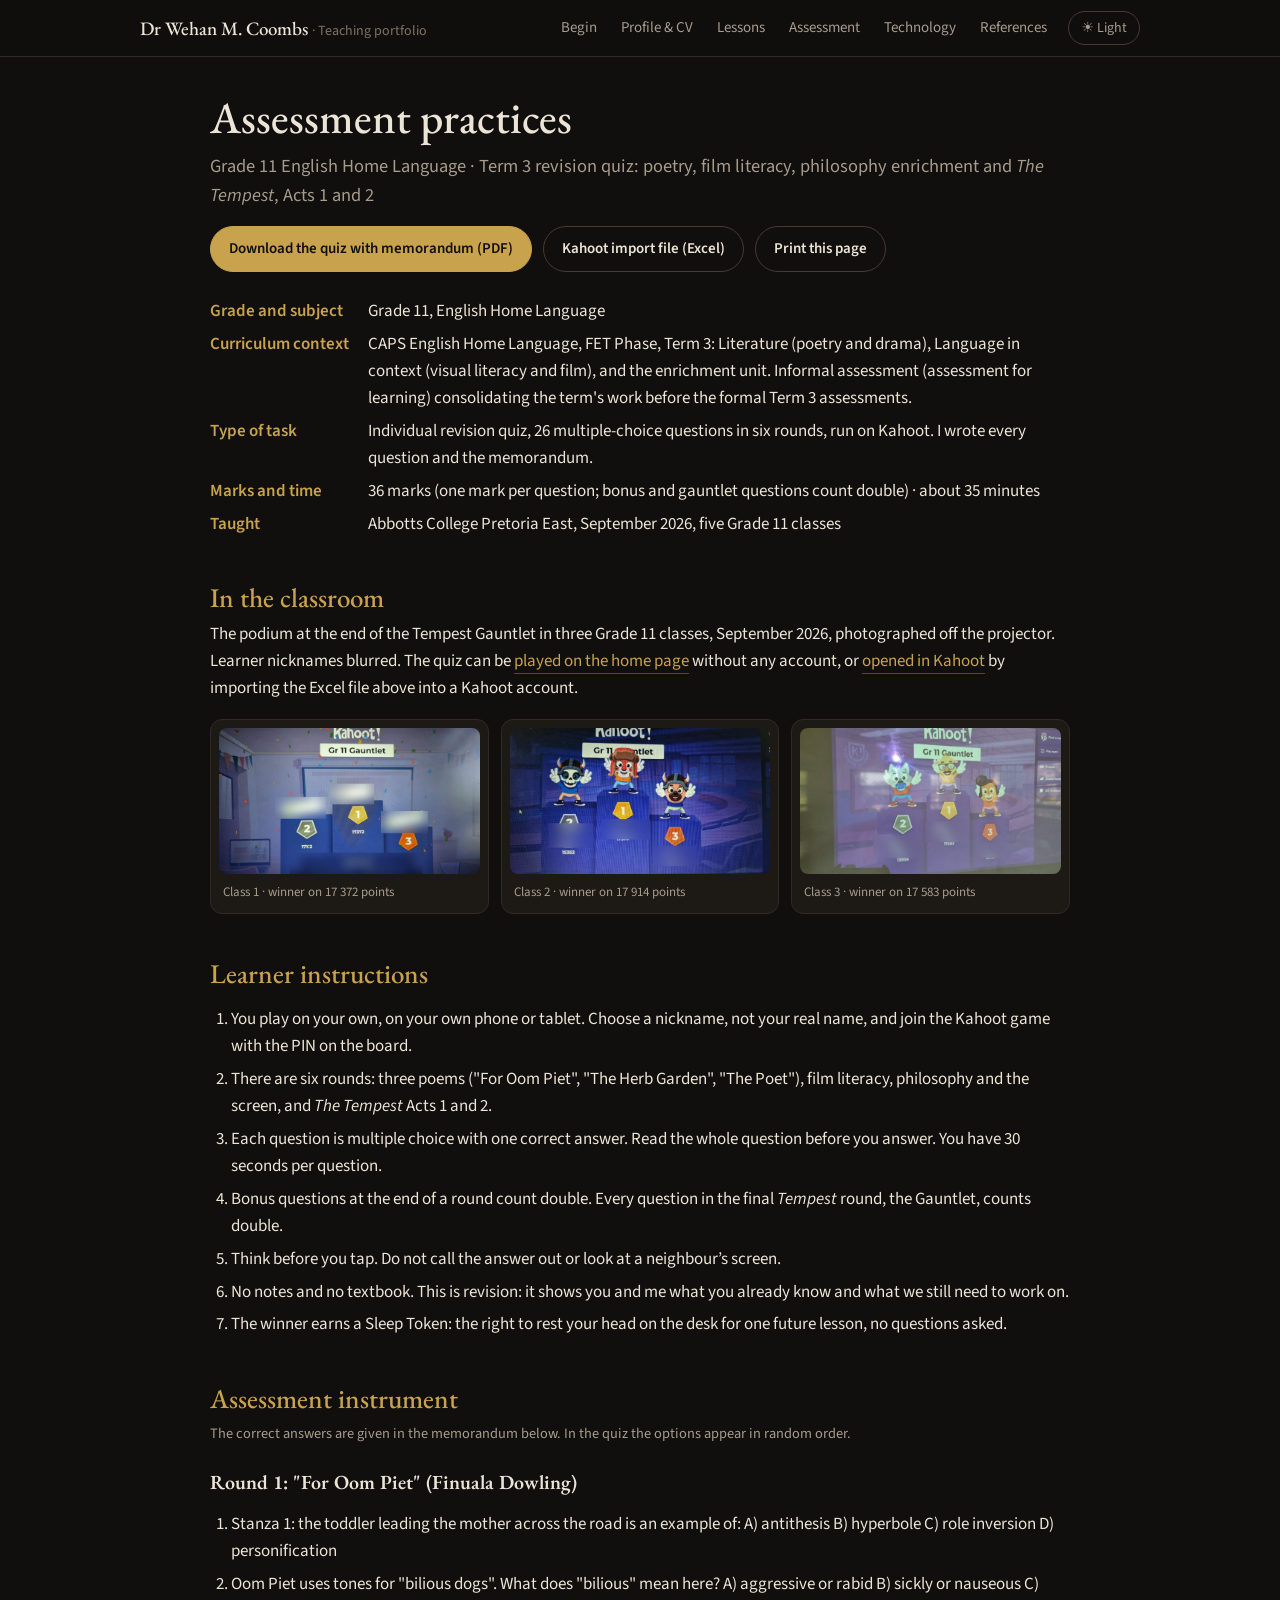
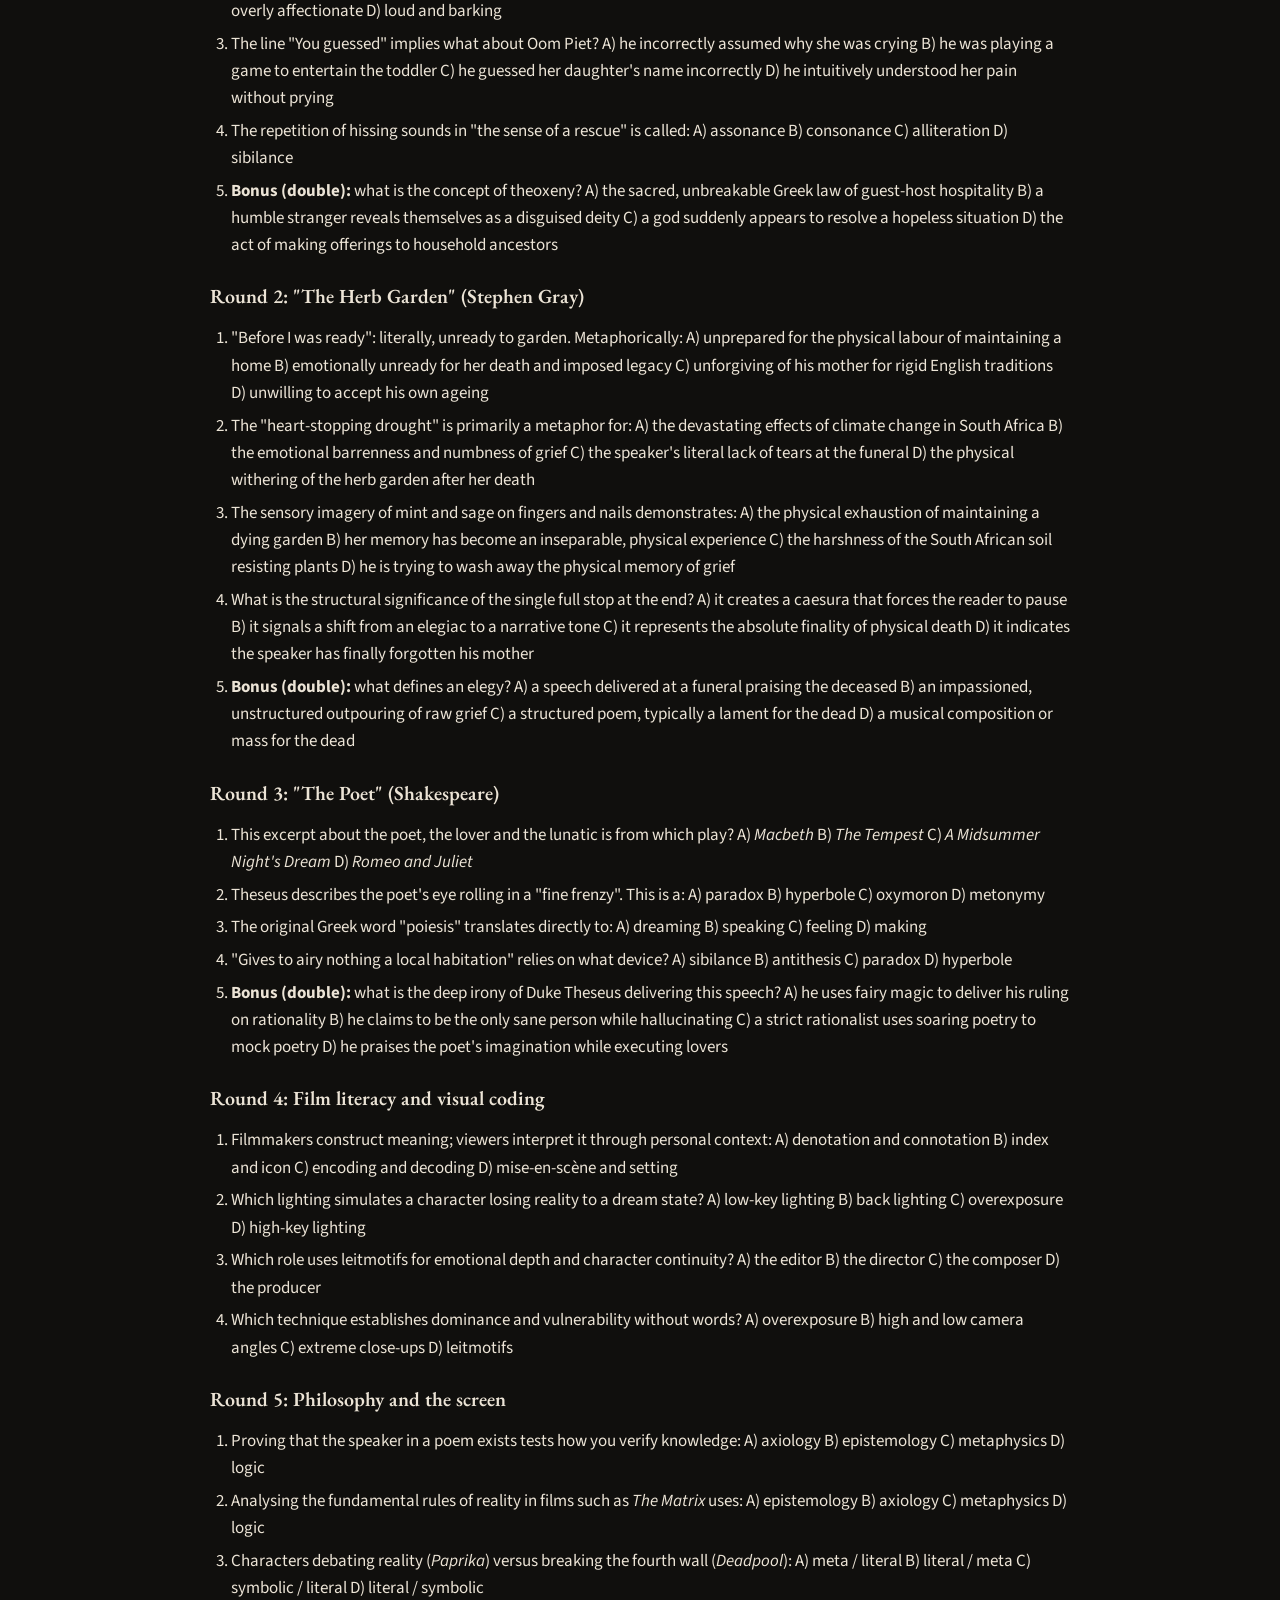
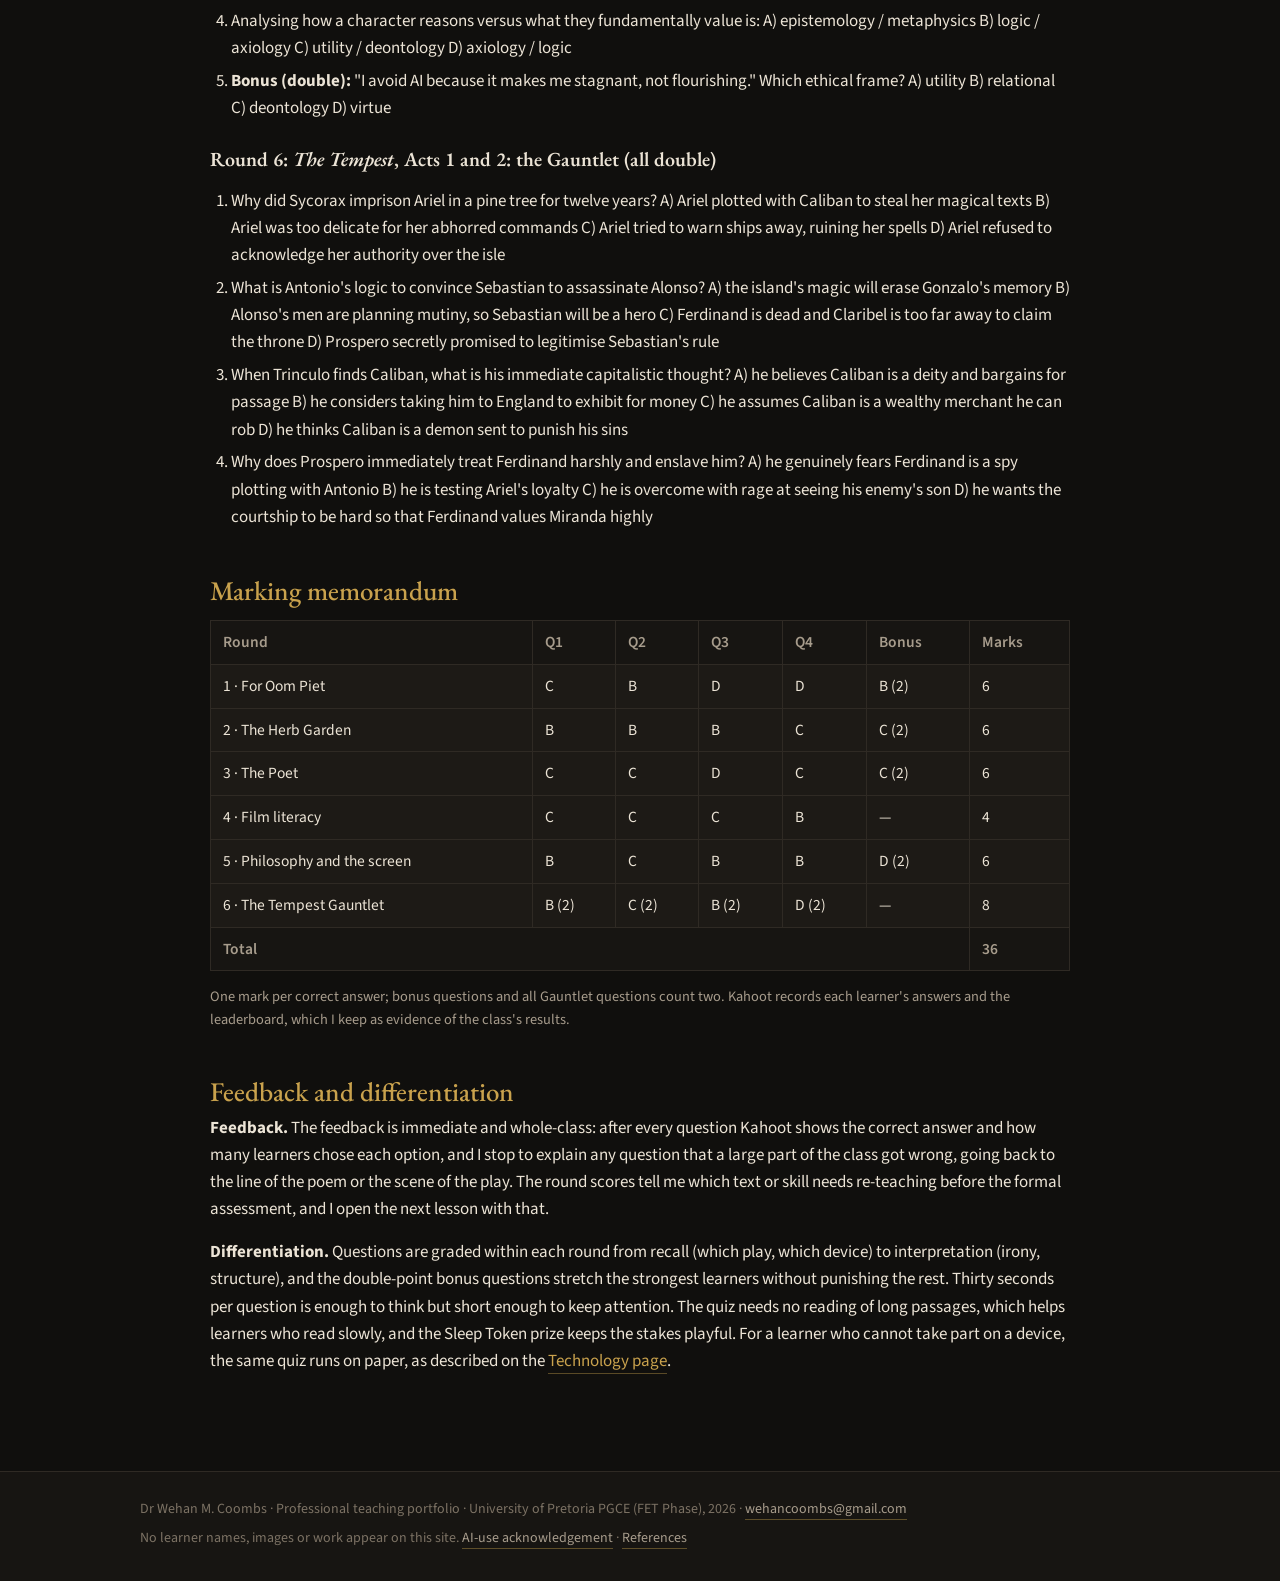
<file: assessment.html>
<!doctype html>
<html lang="en">
<head>
  <meta charset="utf-8">
  <meta name="viewport" content="width=device-width, initial-scale=1">
  <title>Assessment · Wehan Coombs</title>
  <meta name="description" content="A complete Grade 11 English Home Language revision quiz with learner instructions, the instrument, a memorandum and a note on feedback and differentiation, by Wehan Coombs.">
  <link rel="preconnect" href="https://fonts.googleapis.com">
  <link rel="preconnect" href="https://fonts.gstatic.com" crossorigin>
  <link href="https://fonts.googleapis.com/css2?family=EB+Garamond:ital,wght@0,400;0,500;0,600;1,400&family=Source+Sans+3:ital,wght@0,400;0,600;1,400&display=swap" rel="stylesheet">
  <link rel="stylesheet" href="assets/style.css">
  <script>try { if (localStorage.getItem('theme') === 'light') document.documentElement.setAttribute('data-theme', 'light'); } catch (e) {}</script>
</head>
<body>
<header class="top"><div class="top-inner">
  <a class="brand" href="index.html">Dr Wehan M. Coombs <span>· Teaching portfolio</span></a>
  <button class="menu-btn" aria-expanded="false" aria-controls="nav">Menu</button>
  <nav id="nav" class="nav" aria-label="Chapters">
    <a href="index.html#begin">Begin</a>
    <a href="index.html#profile">Profile &amp; CV</a>
    <a href="index.html#lessons">Lessons</a>
    <a href="index.html#assessment">Assessment</a>
    <a href="index.html#technology">Technology</a>
    <a href="index.html#references">References</a>
  </nav>
  <button class="theme" id="theme" type="button" aria-label="Switch between dark and light">☀ Light</button>
</div></header>

<main class="page">
  <h1>Assessment practices</h1>
  <p class="lead">Grade 11 English Home Language · Term 3 revision quiz: poetry, film literacy, philosophy enrichment and <em>The Tempest</em>, Acts 1 and 2</p>
  <p class="downloads no-print"><a class="btn" href="materials/Wehan-Coombs-Grade-11-Revision-Quiz-Questions-and-Answers.pdf">Download the quiz with memorandum (PDF)</a> <a class="btn ghost" href="materials/Wehan-Coombs-Grade-11-Revision-Quiz-Kahoot-Import.xlsx">Kahoot import file (Excel)</a> <a class="btn ghost" href="javascript:window.print()">Print this page</a></p>

  <dl class="meta">
    <dt>Grade and subject</dt><dd>Grade 11, English Home Language</dd>
    <dt>Curriculum context</dt><dd>CAPS English Home Language, FET Phase, Term 3: Literature (poetry and drama), Language in context (visual literacy and film), and the enrichment unit. Informal assessment (assessment for learning) consolidating the term's work before the formal Term 3 assessments.</dd>
    <dt>Type of task</dt><dd>Individual revision quiz, 26 multiple-choice questions in six rounds, run on Kahoot. I wrote every question and the memorandum.</dd>
    <dt>Marks and time</dt><dd>36 marks (one mark per question; bonus and gauntlet questions count double) · about 35 minutes</dd>
    <dt>Taught</dt><dd>Abbotts College Pretoria East, September 2026, five Grade 11 classes</dd>
  </dl>

  <h2 id="in-class">In the classroom</h2>
  <p>The podium at the end of the Tempest Gauntlet in three Grade 11 classes, September 2026, photographed off the projector. Learner nicknames blurred. The quiz can be <a href="index.html#assessment">played on the home page</a> without any account, or <a href="https://create.kahoot.it/" target="_blank" rel="noopener">opened in Kahoot</a> by importing the Excel file above into a Kahoot account.</p>
  <div class="photos">
    <figure><img src="assets/img/podium-1.jpg" alt="Kahoot podium on the classroom projector, names blurred"><figcaption>Class 1 · winner on 17 372 points</figcaption></figure>
    <figure><img src="assets/img/podium-2.jpg" alt="Kahoot podium with three avatars, names blurred"><figcaption>Class 2 · winner on 17 914 points</figcaption></figure>
    <figure><img src="assets/img/podium-3.jpg" alt="Kahoot podium projected onto the whiteboard, names blurred"><figcaption>Class 3 · winner on 17 583 points</figcaption></figure>
  </div>

  <h2 id="instructions">Learner instructions</h2>
  <ol>
    <li>You play on your own, on your own phone or tablet. Choose a nickname, not your real name, and join the Kahoot game with the PIN on the board.</li>
    <li>There are six rounds: three poems ("For Oom Piet", "The Herb Garden", "The Poet"), film literacy, philosophy and the screen, and <em>The Tempest</em> Acts 1 and 2.</li>
    <li>Each question is multiple choice with one correct answer. Read the whole question before you answer. You have 30 seconds per question.</li>
    <li>Bonus questions at the end of a round count double. Every question in the final <em>Tempest</em> round, the Gauntlet, counts double.</li>
    <li>Think before you tap. Do not call the answer out or look at a neighbour’s screen.</li>
    <li>No notes and no textbook. This is revision: it shows you and me what you already know and what we still need to work on.</li>
    <li>The winner earns a Sleep Token: the right to rest your head on the desk for one future lesson, no questions asked.</li>
  </ol>

  <h2 id="instrument">Assessment instrument</h2>
  <p class="small">The correct answers are given in the memorandum below. In the quiz the options appear in random order.</p>

  <h3>Round 1: "For Oom Piet" (Finuala Dowling)</h3>
  <ol>
    <li>Stanza 1: the toddler leading the mother across the road is an example of: A) antithesis B) hyperbole C) role inversion D) personification</li>
    <li>Oom Piet uses tones for "bilious dogs". What does "bilious" mean here? A) aggressive or rabid B) sickly or nauseous C) overly affectionate D) loud and barking</li>
    <li>The line "You guessed" implies what about Oom Piet? A) he incorrectly assumed why she was crying B) he was playing a game to entertain the toddler C) he guessed her daughter's name incorrectly D) he intuitively understood her pain without prying</li>
    <li>The repetition of hissing sounds in "the sense of a rescue" is called: A) assonance B) consonance C) alliteration D) sibilance</li>
    <li><strong>Bonus (double):</strong> what is the concept of theoxeny? A) the sacred, unbreakable Greek law of guest-host hospitality B) a humble stranger reveals themselves as a disguised deity C) a god suddenly appears to resolve a hopeless situation D) the act of making offerings to household ancestors</li>
  </ol>

  <h3>Round 2: "The Herb Garden" (Stephen Gray)</h3>
  <ol>
    <li>"Before I was ready": literally, unready to garden. Metaphorically: A) unprepared for the physical labour of maintaining a home B) emotionally unready for her death and imposed legacy C) unforgiving of his mother for rigid English traditions D) unwilling to accept his own ageing</li>
    <li>The "heart-stopping drought" is primarily a metaphor for: A) the devastating effects of climate change in South Africa B) the emotional barrenness and numbness of grief C) the speaker's literal lack of tears at the funeral D) the physical withering of the herb garden after her death</li>
    <li>The sensory imagery of mint and sage on fingers and nails demonstrates: A) the physical exhaustion of maintaining a dying garden B) her memory has become an inseparable, physical experience C) the harshness of the South African soil resisting plants D) he is trying to wash away the physical memory of grief</li>
    <li>What is the structural significance of the single full stop at the end? A) it creates a caesura that forces the reader to pause B) it signals a shift from an elegiac to a narrative tone C) it represents the absolute finality of physical death D) it indicates the speaker has finally forgotten his mother</li>
    <li><strong>Bonus (double):</strong> what defines an elegy? A) a speech delivered at a funeral praising the deceased B) an impassioned, unstructured outpouring of raw grief C) a structured poem, typically a lament for the dead D) a musical composition or mass for the dead</li>
  </ol>

  <h3>Round 3: "The Poet" (Shakespeare)</h3>
  <ol>
    <li>This excerpt about the poet, the lover and the lunatic is from which play? A) <em>Macbeth</em> B) <em>The Tempest</em> C) <em>A Midsummer Night's Dream</em> D) <em>Romeo and Juliet</em></li>
    <li>Theseus describes the poet's eye rolling in a "fine frenzy". This is a: A) paradox B) hyperbole C) oxymoron D) metonymy</li>
    <li>The original Greek word "poiesis" translates directly to: A) dreaming B) speaking C) feeling D) making</li>
    <li>"Gives to airy nothing a local habitation" relies on what device? A) sibilance B) antithesis C) paradox D) hyperbole</li>
    <li><strong>Bonus (double):</strong> what is the deep irony of Duke Theseus delivering this speech? A) he uses fairy magic to deliver his ruling on rationality B) he claims to be the only sane person while hallucinating C) a strict rationalist uses soaring poetry to mock poetry D) he praises the poet's imagination while executing lovers</li>
  </ol>

  <h3>Round 4: Film literacy and visual coding</h3>
  <ol>
    <li>Filmmakers construct meaning; viewers interpret it through personal context: A) denotation and connotation B) index and icon C) encoding and decoding D) mise-en-scène and setting</li>
    <li>Which lighting simulates a character losing reality to a dream state? A) low-key lighting B) back lighting C) overexposure D) high-key lighting</li>
    <li>Which role uses leitmotifs for emotional depth and character continuity? A) the editor B) the director C) the composer D) the producer</li>
    <li>Which technique establishes dominance and vulnerability without words? A) overexposure B) high and low camera angles C) extreme close-ups D) leitmotifs</li>
  </ol>

  <h3>Round 5: Philosophy and the screen</h3>
  <ol>
    <li>Proving that the speaker in a poem exists tests how you verify knowledge: A) axiology B) epistemology C) metaphysics D) logic</li>
    <li>Analysing the fundamental rules of reality in films such as <em>The Matrix</em> uses: A) epistemology B) axiology C) metaphysics D) logic</li>
    <li>Characters debating reality (<em>Paprika</em>) versus breaking the fourth wall (<em>Deadpool</em>): A) meta / literal B) literal / meta C) symbolic / literal D) literal / symbolic</li>
    <li>Analysing how a character reasons versus what they fundamentally value is: A) epistemology / metaphysics B) logic / axiology C) utility / deontology D) axiology / logic</li>
    <li><strong>Bonus (double):</strong> "I avoid AI because it makes me stagnant, not flourishing." Which ethical frame? A) utility B) relational C) deontology D) virtue</li>
  </ol>

  <h3>Round 6: <em>The Tempest</em>, Acts 1 and 2: the Gauntlet (all double)</h3>
  <ol>
    <li>Why did Sycorax imprison Ariel in a pine tree for twelve years? A) Ariel plotted with Caliban to steal her magical texts B) Ariel was too delicate for her abhorred commands C) Ariel tried to warn ships away, ruining her spells D) Ariel refused to acknowledge her authority over the isle</li>
    <li>What is Antonio's logic to convince Sebastian to assassinate Alonso? A) the island's magic will erase Gonzalo's memory B) Alonso's men are planning mutiny, so Sebastian will be a hero C) Ferdinand is dead and Claribel is too far away to claim the throne D) Prospero secretly promised to legitimise Sebastian's rule</li>
    <li>When Trinculo finds Caliban, what is his immediate capitalistic thought? A) he believes Caliban is a deity and bargains for passage B) he considers taking him to England to exhibit for money C) he assumes Caliban is a wealthy merchant he can rob D) he thinks Caliban is a demon sent to punish his sins</li>
    <li>Why does Prospero immediately treat Ferdinand harshly and enslave him? A) he genuinely fears Ferdinand is a spy plotting with Antonio B) he is testing Ariel's loyalty C) he is overcome with rage at seeing his enemy's son D) he wants the courtship to be hard so that Ferdinand values Miranda highly</li>
  </ol>

  <h2 id="memo">Marking memorandum</h2>
  <table>
    <tr><th>Round</th><th>Q1</th><th>Q2</th><th>Q3</th><th>Q4</th><th>Bonus</th><th>Marks</th></tr>
    <tr><td>1 · For Oom Piet</td><td>C</td><td>B</td><td>D</td><td>D</td><td>B (2)</td><td>6</td></tr>
    <tr><td>2 · The Herb Garden</td><td>B</td><td>B</td><td>B</td><td>C</td><td>C (2)</td><td>6</td></tr>
    <tr><td>3 · The Poet</td><td>C</td><td>C</td><td>D</td><td>C</td><td>C (2)</td><td>6</td></tr>
    <tr><td>4 · Film literacy</td><td>C</td><td>C</td><td>C</td><td>B</td><td>—</td><td>4</td></tr>
    <tr><td>5 · Philosophy and the screen</td><td>B</td><td>C</td><td>B</td><td>B</td><td>D (2)</td><td>6</td></tr>
    <tr><td>6 · The Tempest Gauntlet</td><td>B (2)</td><td>C (2)</td><td>B (2)</td><td>D (2)</td><td>—</td><td>8</td></tr>
    <tr><th colspan="6">Total</th><th>36</th></tr>
  </table>
  <p class="small">One mark per correct answer; bonus questions and all Gauntlet questions count two. Kahoot records each learner's answers and the leaderboard, which I keep as evidence of the class's results.</p>

  <h2 id="feedback">Feedback and differentiation</h2>
  <p><strong>Feedback.</strong> The feedback is immediate and whole-class: after every question Kahoot shows the correct answer and how many learners chose each option, and I stop to explain any question that a large part of the class got wrong, going back to the line of the poem or the scene of the play. The round scores tell me which text or skill needs re-teaching before the formal assessment, and I open the next lesson with that.</p>
  <p><strong>Differentiation.</strong> Questions are graded within each round from recall (which play, which device) to interpretation (irony, structure), and the double-point bonus questions stretch the strongest learners without punishing the rest. Thirty seconds per question is enough to think but short enough to keep attention. The quiz needs no reading of long passages, which helps learners who read slowly, and the Sleep Token prize keeps the stakes playful. For a learner who cannot take part on a device, the same quiz runs on paper, as described on the <a href="technology.html#low-resource">Technology page</a>.</p>
</main>

<footer><div class="foot-inner">
  <p>Dr Wehan M. Coombs · Professional teaching portfolio · University of Pretoria PGCE (FET Phase), 2026 · <a href="mailto:wehancoombs@gmail.com">wehancoombs@gmail.com</a></p>
  <p>No learner names, images or work appear on this site. <a href="references.html#ai">AI-use acknowledgement</a> · <a href="references.html">References</a></p>
</div></footer>
<script src="assets/main.js"></script>
</body>
</html>
</file>
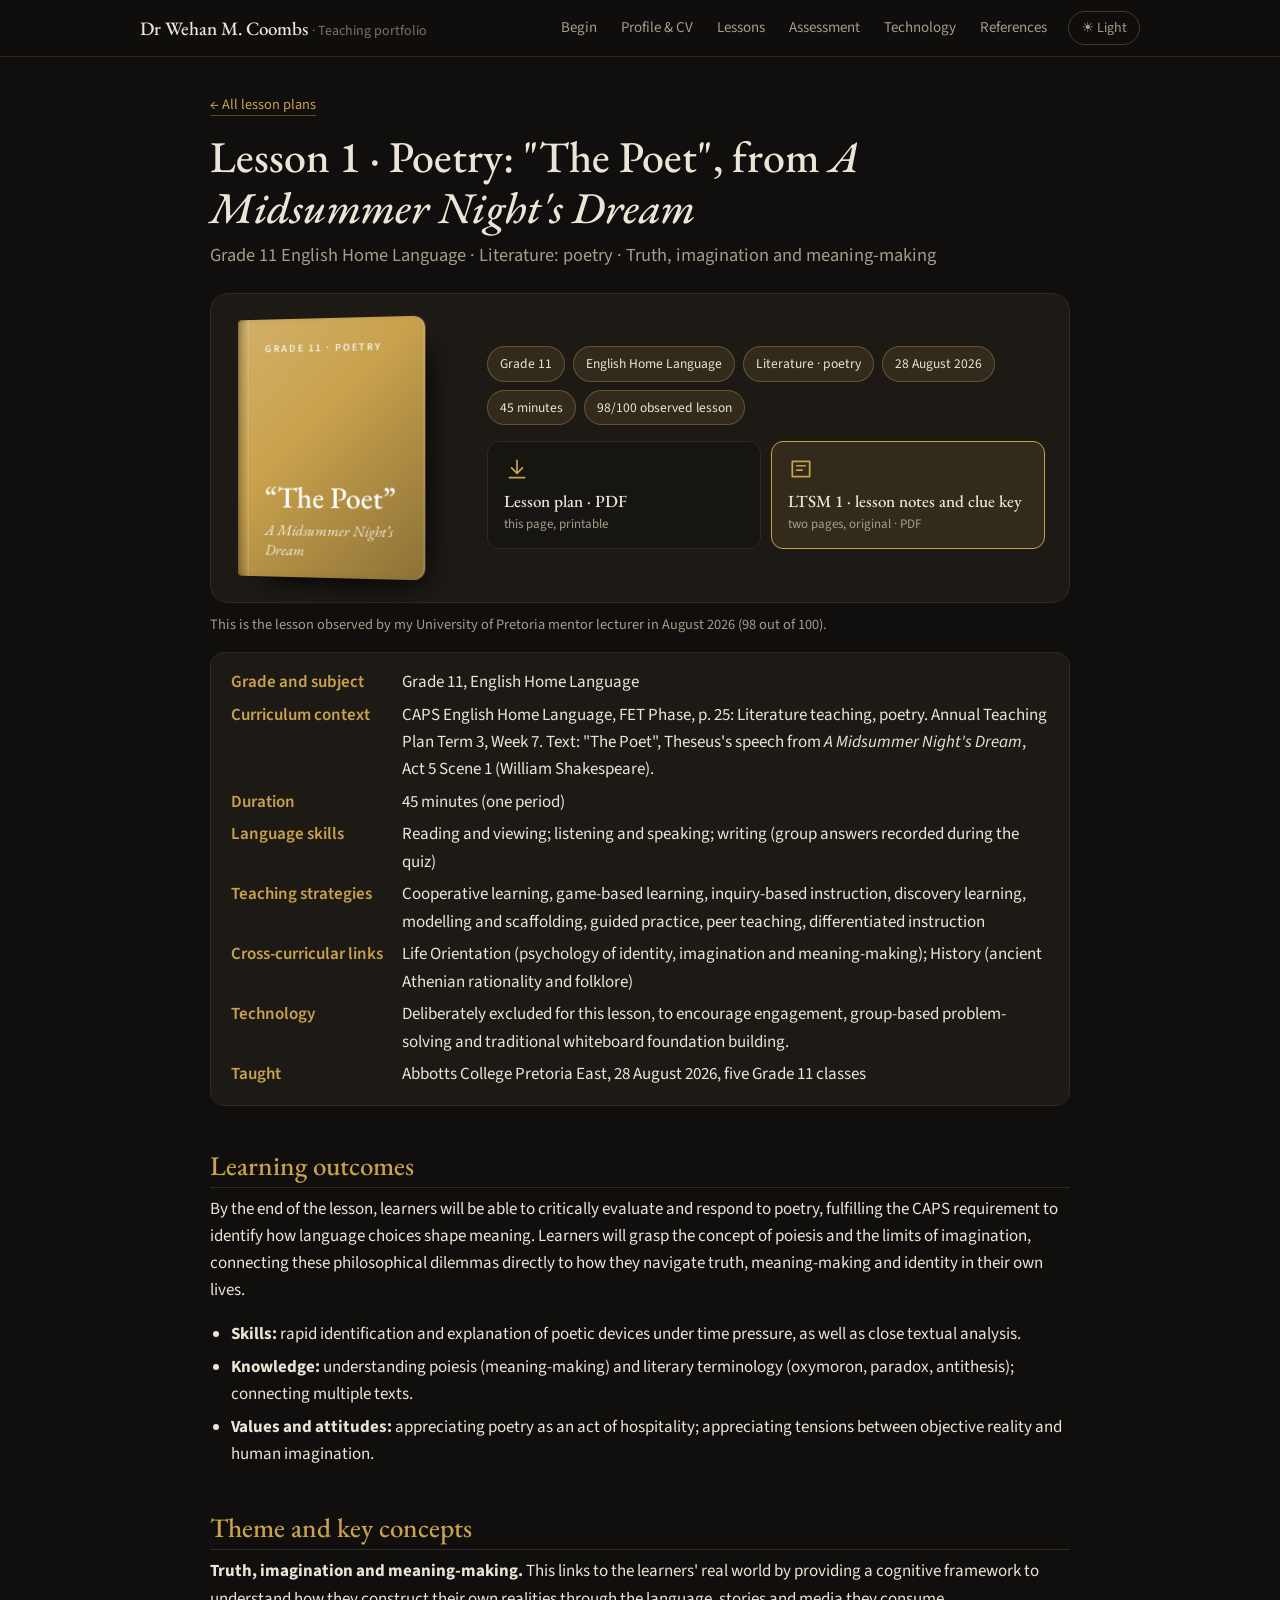
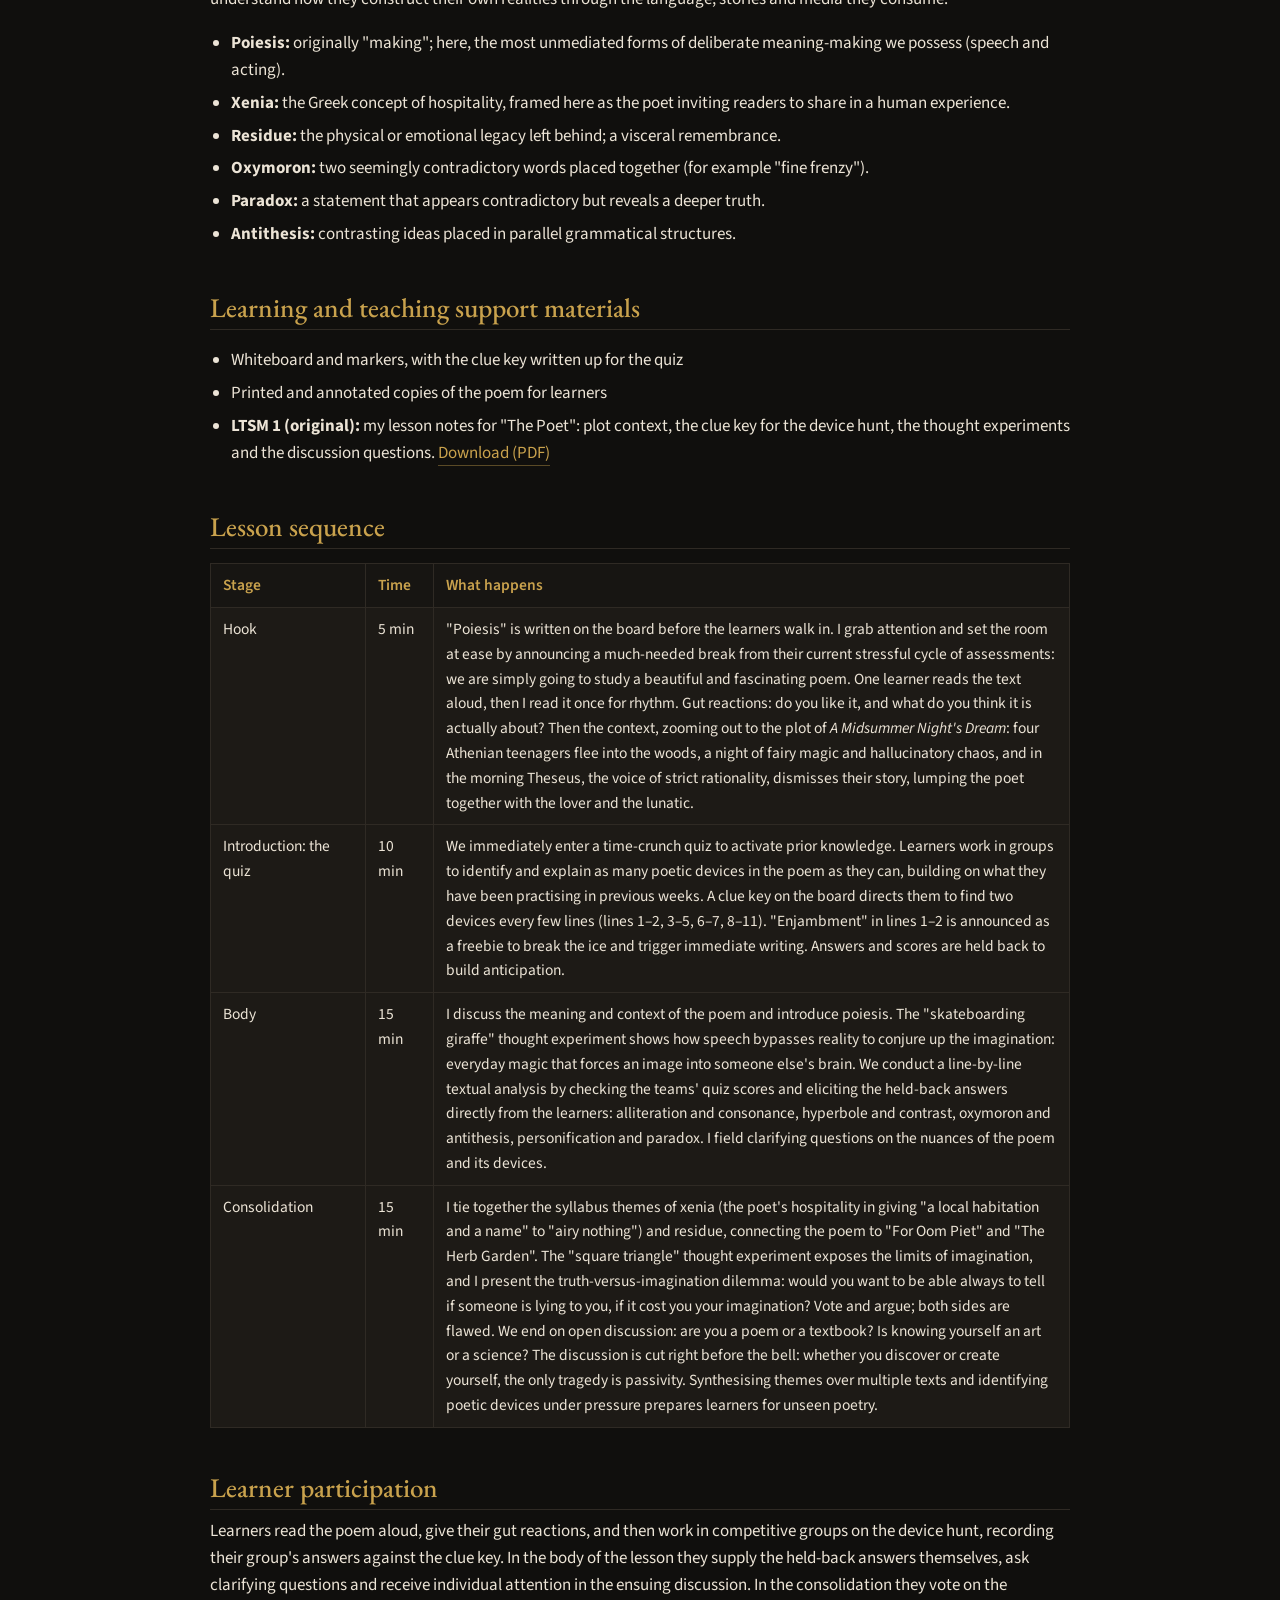
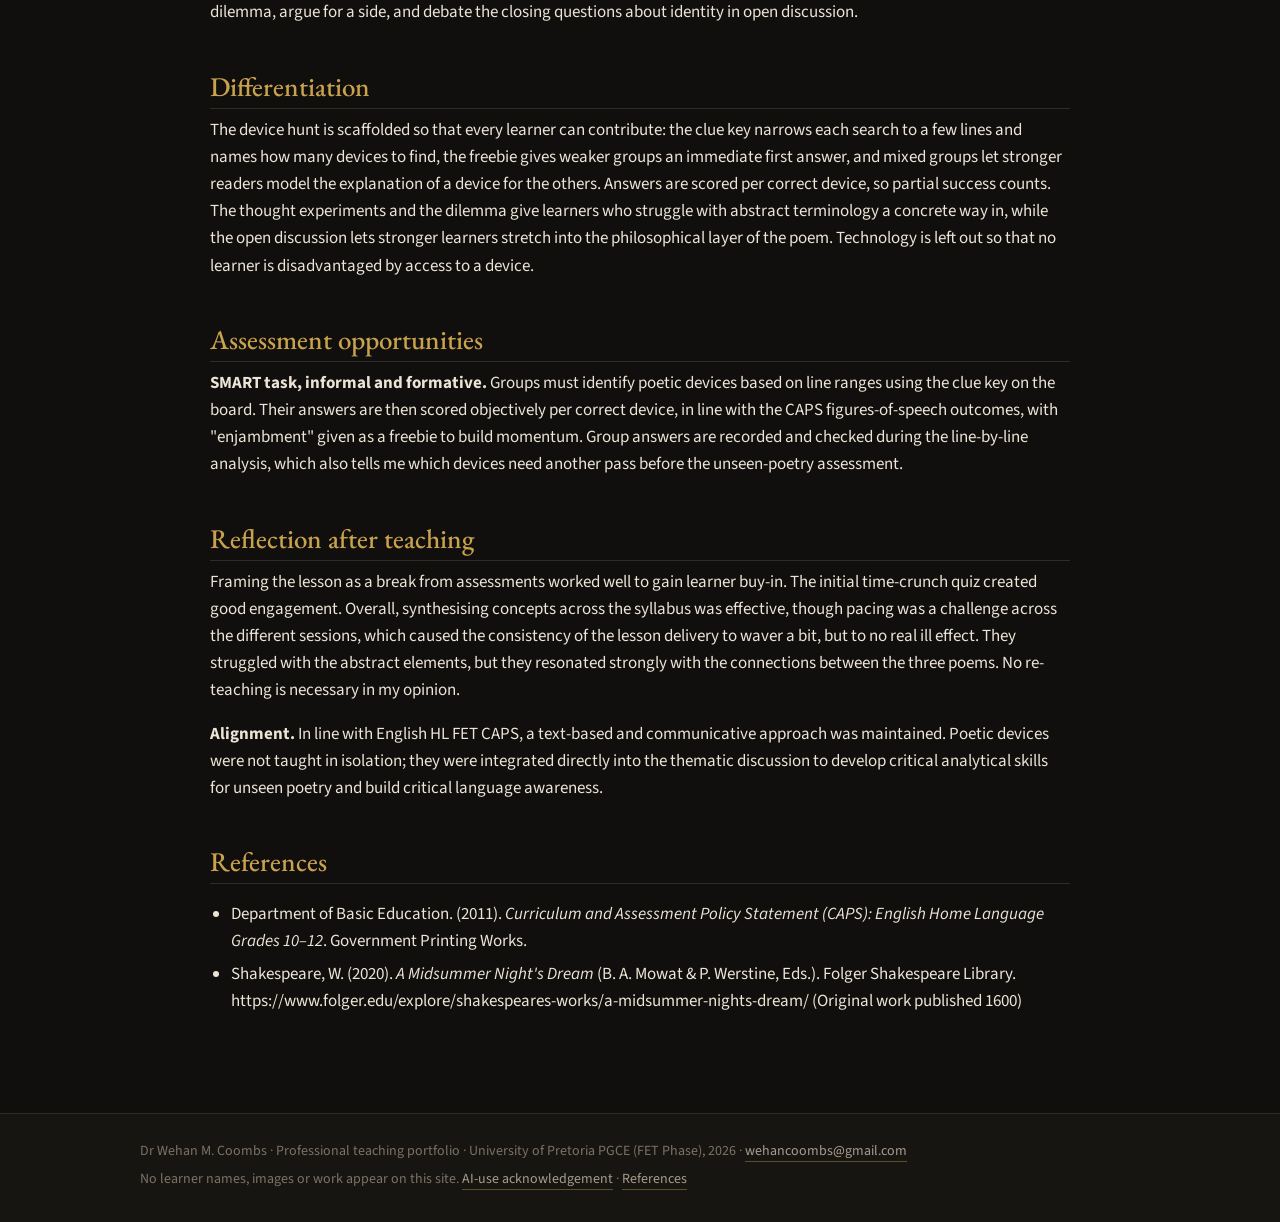
<file: lesson-1.html>
<!doctype html>
<html lang="en">
<head>
  <meta charset="utf-8">
  <meta name="viewport" content="width=device-width, initial-scale=1">
  <title>Lesson 1 · The Poet · Wehan Coombs</title>
  <meta name="description" content="Grade 11 English Home Language poetry lesson plan: The Poet, from A Midsummer Night's Dream, by Wehan Coombs.">
  <link rel="preconnect" href="https://fonts.googleapis.com">
  <link rel="preconnect" href="https://fonts.gstatic.com" crossorigin>
  <link href="https://fonts.googleapis.com/css2?family=EB+Garamond:ital,wght@0,400;0,500;0,600;1,400&family=Source+Sans+3:ital,wght@0,400;0,600;1,400&display=swap" rel="stylesheet">
  <link rel="stylesheet" href="assets/style.css">
  <script>try { if (localStorage.getItem('theme') === 'light') document.documentElement.setAttribute('data-theme', 'light'); } catch (e) {}</script>
</head>
<body>
<header class="top"><div class="top-inner">
  <a class="brand" href="index.html">Dr Wehan M. Coombs <span>· Teaching portfolio</span></a>
  <button class="menu-btn" aria-expanded="false" aria-controls="nav">Menu</button>
  <nav id="nav" class="nav" aria-label="Chapters">
    <a href="index.html#begin">Begin</a>
    <a href="index.html#profile">Profile &amp; CV</a>
    <a href="index.html#lessons">Lessons</a>
    <a href="index.html#assessment">Assessment</a>
    <a href="index.html#technology">Technology</a>
    <a href="index.html#references">References</a>
  </nav>
  <button class="theme" id="theme" type="button" aria-label="Switch between dark and light">☀ Light</button>
</div></header>

<main class="page lesson">
  <p class="small no-print"><a href="index.html#lessons">← All lesson plans</a></p>
  <h1>Lesson 1 · Poetry: "The Poet", from <em>A Midsummer Night's Dream</em></h1>
  <p class="lead">Grade 11 English Home Language · Literature: poetry · Truth, imagination and meaning-making</p>
<div class="lesson-hero b-poet">
  <div class="bookcover static"><span class="bc-spine"></span><span class="bc-face"><span class="bc-grade">Grade 11 · Poetry</span><b>“The Poet”</b><i>A Midsummer Night’s Dream</i></span></div>
  <div>
    <div class="badges"><span class="badge">Grade 11</span><span class="badge">English Home Language</span><span class="badge">Literature · poetry</span><span class="badge">28 August 2026</span><span class="badge">45 minutes</span><span class="badge">98/100 observed lesson</span></div>
    <div class="dl-cards">
      <a class="dl" href="downloads/Wehan-Coombs-Lesson-1-The-Poet.pdf"><svg viewBox="0 0 24 24" aria-hidden="true"><path d="M12 4v12M7 11l5 5 5-5M5 20h14"/></svg><b>Lesson plan · PDF</b><span>this page, printable</span></a>
      <a class="dl ltsm" href="materials/Wehan-Coombs-LTSM-1-The-Poet-Lesson-Notes.pdf"><svg viewBox="0 0 24 24" aria-hidden="true"><path d="M4 5h16v14H4z"/><path d="M8 9h8M8 13h5"/></svg><b>LTSM 1 · lesson notes and clue key</b><span>two pages, original · PDF</span></a>
    </div>
  </div>
</div>
  <p class="small">This is the lesson observed by my University of Pretoria mentor lecturer in August 2026 (98 out of 100).</p>

  <dl class="meta">
    <dt>Grade and subject</dt><dd>Grade 11, English Home Language</dd>
    <dt>Curriculum context</dt><dd>CAPS English Home Language, FET Phase, p. 25: Literature teaching, poetry. Annual Teaching Plan Term 3, Week 7. Text: "The Poet", Theseus's speech from <em>A Midsummer Night's Dream</em>, Act 5 Scene 1 (William Shakespeare).</dd>
    <dt>Duration</dt><dd>45 minutes (one period)</dd>
    <dt>Language skills</dt><dd>Reading and viewing; listening and speaking; writing (group answers recorded during the quiz)</dd>
    <dt>Teaching strategies</dt><dd>Cooperative learning, game-based learning, inquiry-based instruction, discovery learning, modelling and scaffolding, guided practice, peer teaching, differentiated instruction</dd>
    <dt>Cross-curricular links</dt><dd>Life Orientation (psychology of identity, imagination and meaning-making); History (ancient Athenian rationality and folklore)</dd>
    <dt>Technology</dt><dd>Deliberately excluded for this lesson, to encourage engagement, group-based problem-solving and traditional whiteboard foundation building.</dd>
    <dt>Taught</dt><dd>Abbotts College Pretoria East, 28 August 2026, five Grade 11 classes</dd>
  </dl>

  <h2>Learning outcomes</h2>
  <p>By the end of the lesson, learners will be able to critically evaluate and respond to poetry, fulfilling the CAPS requirement to identify how language choices shape meaning. Learners will grasp the concept of poiesis and the limits of imagination, connecting these philosophical dilemmas directly to how they navigate truth, meaning-making and identity in their own lives.</p>
  <ul>
    <li><strong>Skills:</strong> rapid identification and explanation of poetic devices under time pressure, as well as close textual analysis.</li>
    <li><strong>Knowledge:</strong> understanding poiesis (meaning-making) and literary terminology (oxymoron, paradox, antithesis); connecting multiple texts.</li>
    <li><strong>Values and attitudes:</strong> appreciating poetry as an act of hospitality; appreciating tensions between objective reality and human imagination.</li>
  </ul>

  <h2>Theme and key concepts</h2>
  <p><strong>Truth, imagination and meaning-making.</strong> This links to the learners' real world by providing a cognitive framework to understand how they construct their own realities through the language, stories and media they consume.</p>
  <ul>
    <li><strong>Poiesis:</strong> originally "making"; here, the most unmediated forms of deliberate meaning-making we possess (speech and acting).</li>
    <li><strong>Xenia:</strong> the Greek concept of hospitality, framed here as the poet inviting readers to share in a human experience.</li>
    <li><strong>Residue:</strong> the physical or emotional legacy left behind; a visceral remembrance.</li>
    <li><strong>Oxymoron:</strong> two seemingly contradictory words placed together (for example "fine frenzy").</li>
    <li><strong>Paradox:</strong> a statement that appears contradictory but reveals a deeper truth.</li>
    <li><strong>Antithesis:</strong> contrasting ideas placed in parallel grammatical structures.</li>
  </ul>

  <h2>Learning and teaching support materials</h2>
  <ul>
    <li>Whiteboard and markers, with the clue key written up for the quiz</li>
    <li>Printed and annotated copies of the poem for learners</li>
    <li><strong>LTSM 1 (original):</strong> my lesson notes for "The Poet": plot context, the clue key for the device hunt, the thought experiments and the discussion questions. <a href="materials/Wehan-Coombs-LTSM-1-The-Poet-Lesson-Notes.pdf">Download (PDF)</a></li>
  </ul>

  <h2>Lesson sequence</h2>
  <table>
    <tr><th style="width:18%">Stage</th><th style="width:8%">Time</th><th>What happens</th></tr>
    <tr><td>Hook</td><td>5 min</td><td>"Poiesis" is written on the board before the learners walk in. I grab attention and set the room at ease by announcing a much-needed break from their current stressful cycle of assessments: we are simply going to study a beautiful and fascinating poem. One learner reads the text aloud, then I read it once for rhythm. Gut reactions: do you like it, and what do you think it is actually about? Then the context, zooming out to the plot of <em>A Midsummer Night's Dream</em>: four Athenian teenagers flee into the woods, a night of fairy magic and hallucinatory chaos, and in the morning Theseus, the voice of strict rationality, dismisses their story, lumping the poet together with the lover and the lunatic.</td></tr>
    <tr><td>Introduction: the quiz</td><td>10 min</td><td>We immediately enter a time-crunch quiz to activate prior knowledge. Learners work in groups to identify and explain as many poetic devices in the poem as they can, building on what they have been practising in previous weeks. A clue key on the board directs them to find two devices every few lines (lines 1–2, 3–5, 6–7, 8–11). "Enjambment" in lines 1–2 is announced as a freebie to break the ice and trigger immediate writing. Answers and scores are held back to build anticipation.</td></tr>
    <tr><td>Body</td><td>15 min</td><td>I discuss the meaning and context of the poem and introduce poiesis. The "skateboarding giraffe" thought experiment shows how speech bypasses reality to conjure up the imagination: everyday magic that forces an image into someone else's brain. We conduct a line-by-line textual analysis by checking the teams' quiz scores and eliciting the held-back answers directly from the learners: alliteration and consonance, hyperbole and contrast, oxymoron and antithesis, personification and paradox. I field clarifying questions on the nuances of the poem and its devices.</td></tr>
    <tr><td>Consolidation</td><td>15 min</td><td>I tie together the syllabus themes of xenia (the poet's hospitality in giving "a local habitation and a name" to "airy nothing") and residue, connecting the poem to "For Oom Piet" and "The Herb Garden". The "square triangle" thought experiment exposes the limits of imagination, and I present the truth-versus-imagination dilemma: would you want to be able always to tell if someone is lying to you, if it cost you your imagination? Vote and argue; both sides are flawed. We end on open discussion: are you a poem or a textbook? Is knowing yourself an art or a science? The discussion is cut right before the bell: whether you discover or create yourself, the only tragedy is passivity. Synthesising themes over multiple texts and identifying poetic devices under pressure prepares learners for unseen poetry.</td></tr>
  </table>

  <h2>Learner participation</h2>
  <p>Learners read the poem aloud, give their gut reactions, and then work in competitive groups on the device hunt, recording their group's answers against the clue key. In the body of the lesson they supply the held-back answers themselves, ask clarifying questions and receive individual attention in the ensuing discussion. In the consolidation they vote on the dilemma, argue for a side, and debate the closing questions about identity in open discussion.</p>

  <h2>Differentiation</h2>
  <p>The device hunt is scaffolded so that every learner can contribute: the clue key narrows each search to a few lines and names how many devices to find, the freebie gives weaker groups an immediate first answer, and mixed groups let stronger readers model the explanation of a device for the others. Answers are scored per correct device, so partial success counts. The thought experiments and the dilemma give learners who struggle with abstract terminology a concrete way in, while the open discussion lets stronger learners stretch into the philosophical layer of the poem. Technology is left out so that no learner is disadvantaged by access to a device.</p>

  <h2>Assessment opportunities</h2>
  <p><strong>SMART task, informal and formative.</strong> Groups must identify poetic devices based on line ranges using the clue key on the board. Their answers are then scored objectively per correct device, in line with the CAPS figures-of-speech outcomes, with "enjambment" given as a freebie to build momentum. Group answers are recorded and checked during the line-by-line analysis, which also tells me which devices need another pass before the unseen-poetry assessment.</p>

  <h2>Reflection after teaching</h2>
  <p>Framing the lesson as a break from assessments worked well to gain learner buy-in. The initial time-crunch quiz created good engagement. Overall, synthesising concepts across the syllabus was effective, though pacing was a challenge across the different sessions, which caused the consistency of the lesson delivery to waver a bit, but to no real ill effect. They struggled with the abstract elements, but they resonated strongly with the connections between the three poems. No re-teaching is necessary in my opinion.</p>
  <p><strong>Alignment.</strong> In line with English HL FET CAPS, a text-based and communicative approach was maintained. Poetic devices were not taught in isolation; they were integrated directly into the thematic discussion to develop critical analytical skills for unseen poetry and build critical language awareness.</p>

  <h2>References</h2>
  <ul>
    <li>Department of Basic Education. (2011). <em>Curriculum and Assessment Policy Statement (CAPS): English Home Language Grades 10–12</em>. Government Printing Works.</li>
    <li>Shakespeare, W. (2020). <em>A Midsummer Night's Dream</em> (B. A. Mowat &amp; P. Werstine, Eds.). Folger Shakespeare Library. https://www.folger.edu/explore/shakespeares-works/a-midsummer-nights-dream/ (Original work published 1600)</li>
  </ul>
</main>

<footer><div class="foot-inner">
  <p>Dr Wehan M. Coombs · Professional teaching portfolio · University of Pretoria PGCE (FET Phase), 2026 · <a href="mailto:wehancoombs@gmail.com">wehancoombs@gmail.com</a></p>
  <p>No learner names, images or work appear on this site. <a href="references.html#ai">AI-use acknowledgement</a> · <a href="references.html">References</a></p>
</div></footer>
<script src="assets/main.js"></script>
</body>
</html>
</file>
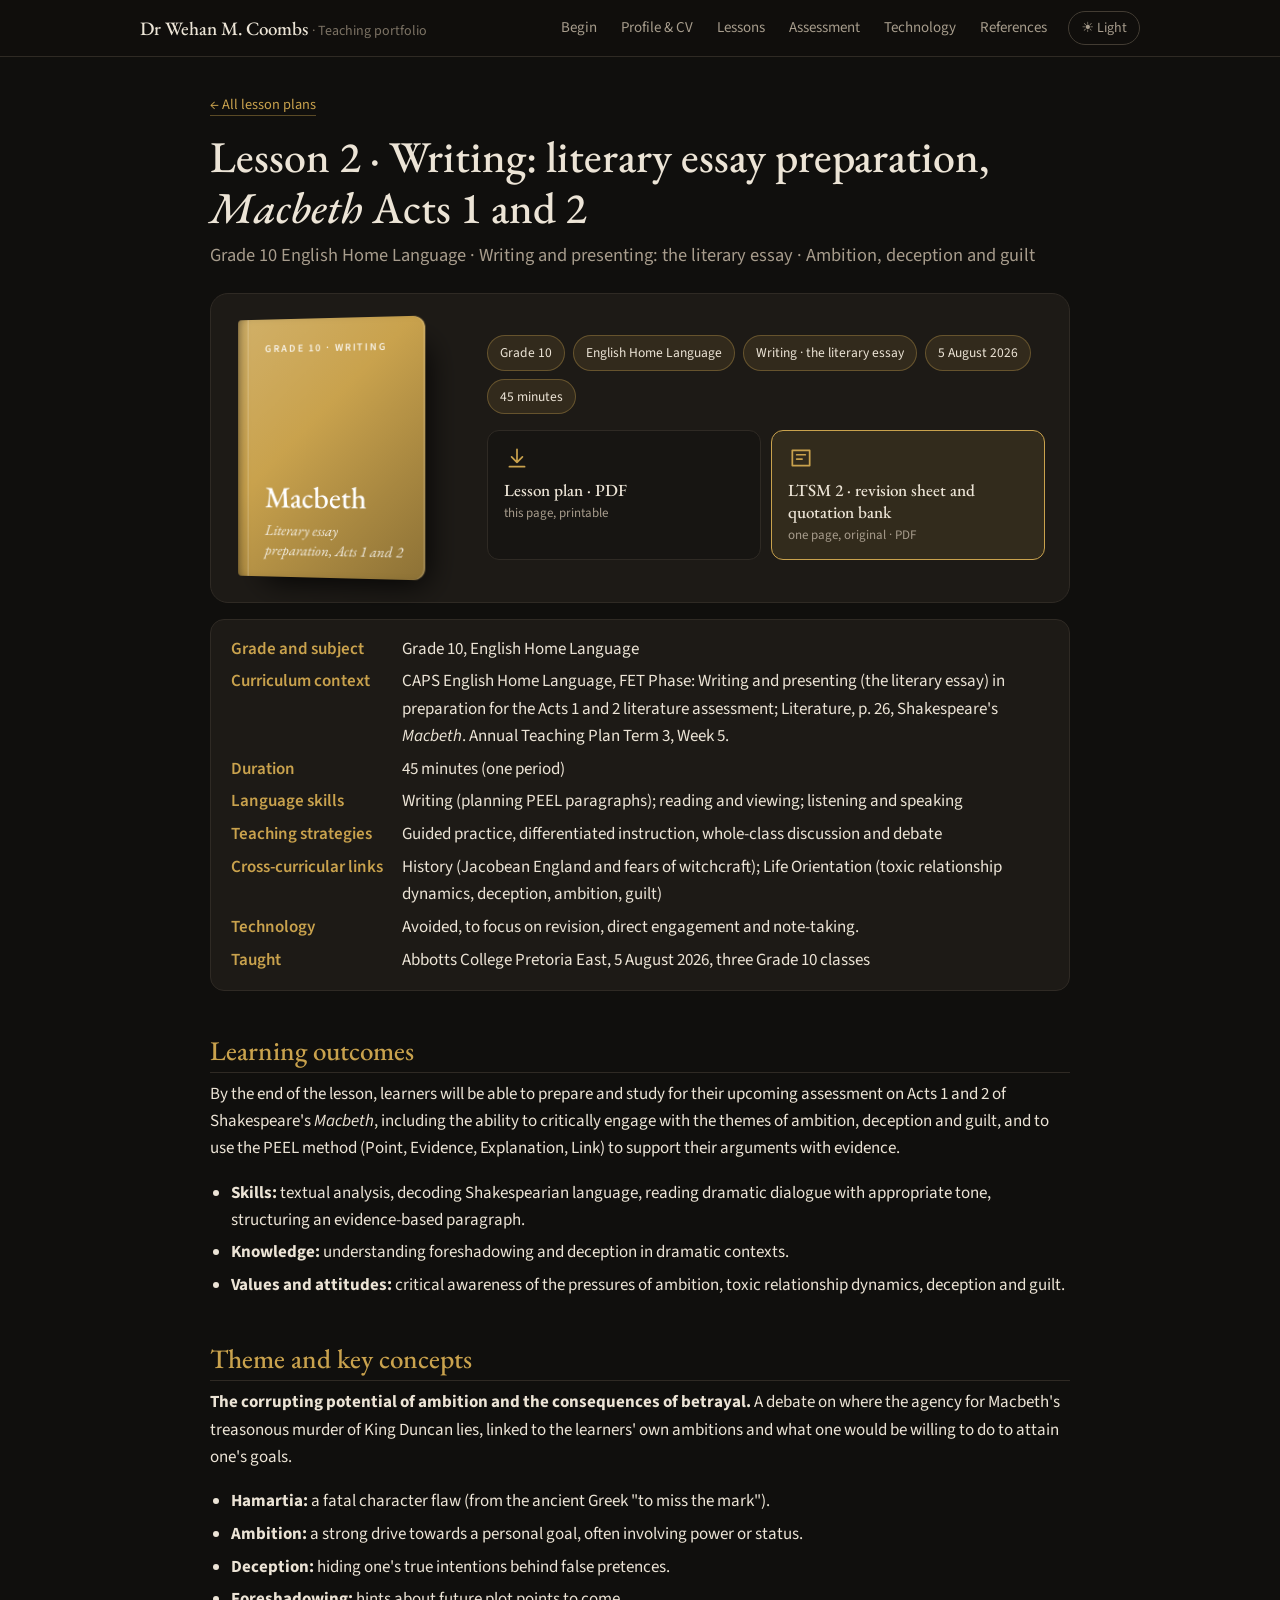
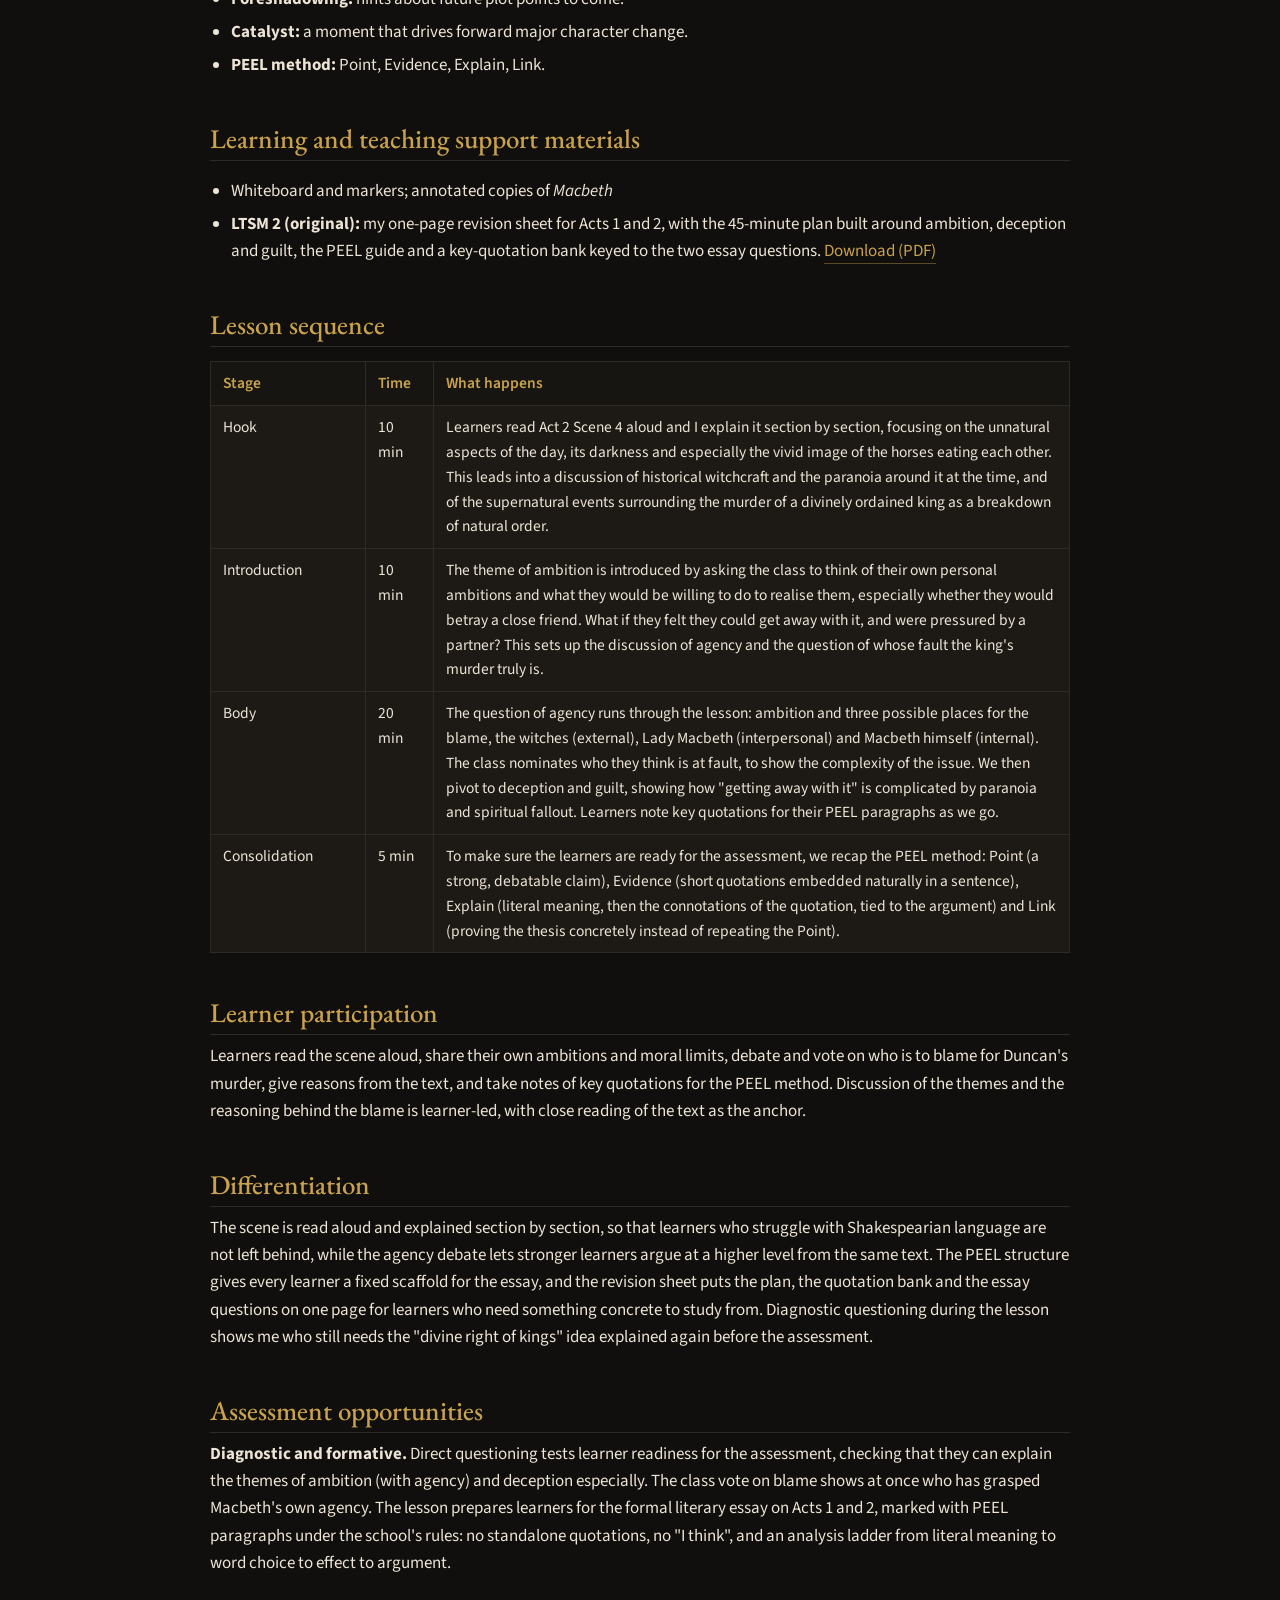
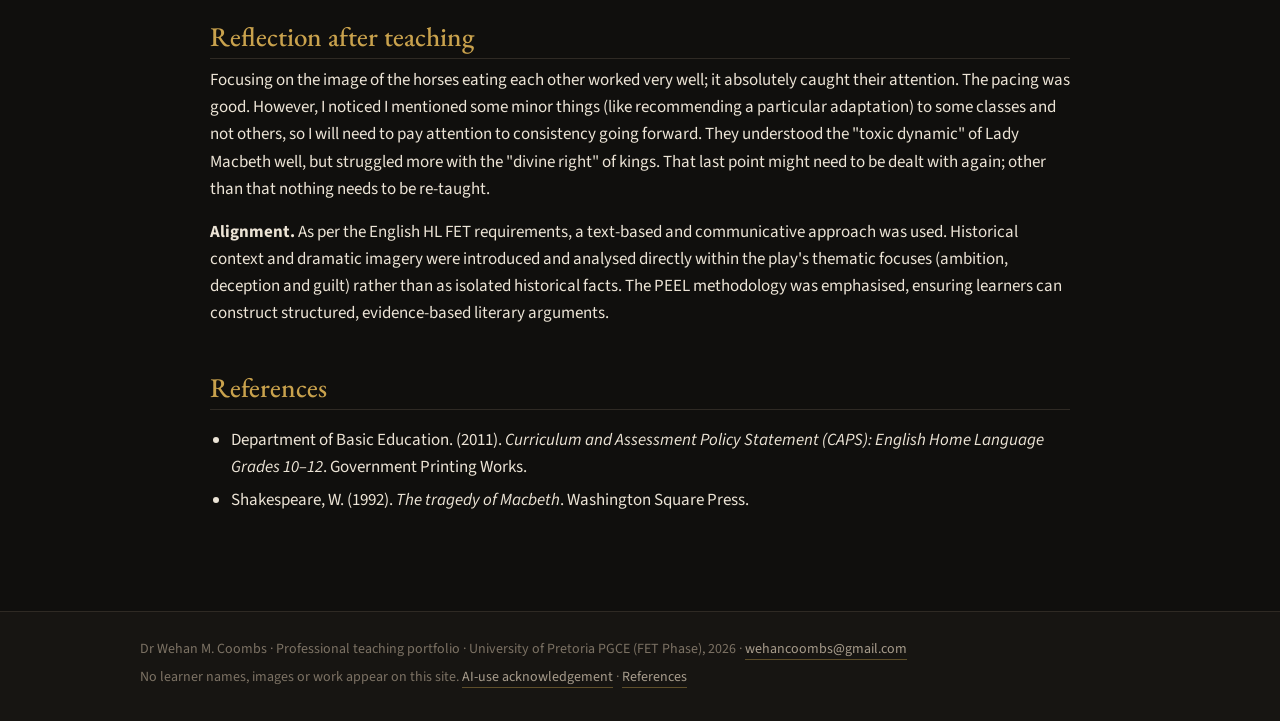
<file: lesson-2.html>
<!doctype html>
<html lang="en">
<head>
  <meta charset="utf-8">
  <meta name="viewport" content="width=device-width, initial-scale=1">
  <title>Lesson 2 · Macbeth essay preparation · Wehan Coombs</title>
  <meta name="description" content="Grade 10 English Home Language writing lesson plan: literary essay preparation for Macbeth Acts 1 and 2, by Wehan Coombs.">
  <link rel="preconnect" href="https://fonts.googleapis.com">
  <link rel="preconnect" href="https://fonts.gstatic.com" crossorigin>
  <link href="https://fonts.googleapis.com/css2?family=EB+Garamond:ital,wght@0,400;0,500;0,600;1,400&family=Source+Sans+3:ital,wght@0,400;0,600;1,400&display=swap" rel="stylesheet">
  <link rel="stylesheet" href="assets/style.css">
  <script>try { if (localStorage.getItem('theme') === 'light') document.documentElement.setAttribute('data-theme', 'light'); } catch (e) {}</script>
</head>
<body>
<header class="top"><div class="top-inner">
  <a class="brand" href="index.html">Dr Wehan M. Coombs <span>· Teaching portfolio</span></a>
  <button class="menu-btn" aria-expanded="false" aria-controls="nav">Menu</button>
  <nav id="nav" class="nav" aria-label="Chapters">
    <a href="index.html#begin">Begin</a>
    <a href="index.html#profile">Profile &amp; CV</a>
    <a href="index.html#lessons">Lessons</a>
    <a href="index.html#assessment">Assessment</a>
    <a href="index.html#technology">Technology</a>
    <a href="index.html#references">References</a>
  </nav>
  <button class="theme" id="theme" type="button" aria-label="Switch between dark and light">☀ Light</button>
</div></header>

<main class="page lesson">
  <p class="small no-print"><a href="index.html#lessons">← All lesson plans</a></p>
  <h1>Lesson 2 · Writing: literary essay preparation, <em>Macbeth</em> Acts 1 and 2</h1>
  <p class="lead">Grade 10 English Home Language · Writing and presenting: the literary essay · Ambition, deception and guilt</p>
<div class="lesson-hero b-mac">
  <div class="bookcover static"><span class="bc-spine"></span><span class="bc-face"><span class="bc-grade">Grade 10 · Writing</span><b>Macbeth</b><i>Literary essay preparation, Acts 1 and 2</i></span></div>
  <div>
    <div class="badges"><span class="badge">Grade 10</span><span class="badge">English Home Language</span><span class="badge">Writing · the literary essay</span><span class="badge">5 August 2026</span><span class="badge">45 minutes</span></div>
    <div class="dl-cards">
      <a class="dl" href="downloads/Wehan-Coombs-Lesson-2-Macbeth-Essay.pdf"><svg viewBox="0 0 24 24" aria-hidden="true"><path d="M12 4v12M7 11l5 5 5-5M5 20h14"/></svg><b>Lesson plan · PDF</b><span>this page, printable</span></a>
      <a class="dl ltsm" href="materials/macbeth-revision-sheet.pdf"><svg viewBox="0 0 24 24" aria-hidden="true"><path d="M4 5h16v14H4z"/><path d="M8 9h8M8 13h5"/></svg><b>LTSM 2 · revision sheet and quotation bank</b><span>one page, original · PDF</span></a>
    </div>
  </div>
</div>

  <dl class="meta">
    <dt>Grade and subject</dt><dd>Grade 10, English Home Language</dd>
    <dt>Curriculum context</dt><dd>CAPS English Home Language, FET Phase: Writing and presenting (the literary essay) in preparation for the Acts 1 and 2 literature assessment; Literature, p. 26, Shakespeare's <em>Macbeth</em>. Annual Teaching Plan Term 3, Week 5.</dd>
    <dt>Duration</dt><dd>45 minutes (one period)</dd>
    <dt>Language skills</dt><dd>Writing (planning PEEL paragraphs); reading and viewing; listening and speaking</dd>
    <dt>Teaching strategies</dt><dd>Guided practice, differentiated instruction, whole-class discussion and debate</dd>
    <dt>Cross-curricular links</dt><dd>History (Jacobean England and fears of witchcraft); Life Orientation (toxic relationship dynamics, deception, ambition, guilt)</dd>
    <dt>Technology</dt><dd>Avoided, to focus on revision, direct engagement and note-taking.</dd>
    <dt>Taught</dt><dd>Abbotts College Pretoria East, 5 August 2026, three Grade 10 classes</dd>
  </dl>

  <h2>Learning outcomes</h2>
  <p>By the end of the lesson, learners will be able to prepare and study for their upcoming assessment on Acts 1 and 2 of Shakespeare's <em>Macbeth</em>, including the ability to critically engage with the themes of ambition, deception and guilt, and to use the PEEL method (Point, Evidence, Explanation, Link) to support their arguments with evidence.</p>
  <ul>
    <li><strong>Skills:</strong> textual analysis, decoding Shakespearian language, reading dramatic dialogue with appropriate tone, structuring an evidence-based paragraph.</li>
    <li><strong>Knowledge:</strong> understanding foreshadowing and deception in dramatic contexts.</li>
    <li><strong>Values and attitudes:</strong> critical awareness of the pressures of ambition, toxic relationship dynamics, deception and guilt.</li>
  </ul>

  <h2>Theme and key concepts</h2>
  <p><strong>The corrupting potential of ambition and the consequences of betrayal.</strong> A debate on where the agency for Macbeth's treasonous murder of King Duncan lies, linked to the learners' own ambitions and what one would be willing to do to attain one's goals.</p>
  <ul>
    <li><strong>Hamartia:</strong> a fatal character flaw (from the ancient Greek "to miss the mark").</li>
    <li><strong>Ambition:</strong> a strong drive towards a personal goal, often involving power or status.</li>
    <li><strong>Deception:</strong> hiding one's true intentions behind false pretences.</li>
    <li><strong>Foreshadowing:</strong> hints about future plot points to come.</li>
    <li><strong>Catalyst:</strong> a moment that drives forward major character change.</li>
    <li><strong>PEEL method:</strong> Point, Evidence, Explain, Link.</li>
  </ul>

  <h2>Learning and teaching support materials</h2>
  <ul>
    <li>Whiteboard and markers; annotated copies of <em>Macbeth</em></li>
    <li><strong>LTSM 2 (original):</strong> my one-page revision sheet for Acts 1 and 2, with the 45-minute plan built around ambition, deception and guilt, the PEEL guide and a key-quotation bank keyed to the two essay questions. <a href="materials/macbeth-revision-sheet.pdf">Download (PDF)</a></li>
  </ul>

  <h2>Lesson sequence</h2>
  <table>
    <tr><th style="width:18%">Stage</th><th style="width:8%">Time</th><th>What happens</th></tr>
    <tr><td>Hook</td><td>10 min</td><td>Learners read Act 2 Scene 4 aloud and I explain it section by section, focusing on the unnatural aspects of the day, its darkness and especially the vivid image of the horses eating each other. This leads into a discussion of historical witchcraft and the paranoia around it at the time, and of the supernatural events surrounding the murder of a divinely ordained king as a breakdown of natural order.</td></tr>
    <tr><td>Introduction</td><td>10 min</td><td>The theme of ambition is introduced by asking the class to think of their own personal ambitions and what they would be willing to do to realise them, especially whether they would betray a close friend. What if they felt they could get away with it, and were pressured by a partner? This sets up the discussion of agency and the question of whose fault the king's murder truly is.</td></tr>
    <tr><td>Body</td><td>20 min</td><td>The question of agency runs through the lesson: ambition and three possible places for the blame, the witches (external), Lady Macbeth (interpersonal) and Macbeth himself (internal). The class nominates who they think is at fault, to show the complexity of the issue. We then pivot to deception and guilt, showing how "getting away with it" is complicated by paranoia and spiritual fallout. Learners note key quotations for their PEEL paragraphs as we go.</td></tr>
    <tr><td>Consolidation</td><td>5 min</td><td>To make sure the learners are ready for the assessment, we recap the PEEL method: Point (a strong, debatable claim), Evidence (short quotations embedded naturally in a sentence), Explain (literal meaning, then the connotations of the quotation, tied to the argument) and Link (proving the thesis concretely instead of repeating the Point).</td></tr>
  </table>

  <h2>Learner participation</h2>
  <p>Learners read the scene aloud, share their own ambitions and moral limits, debate and vote on who is to blame for Duncan's murder, give reasons from the text, and take notes of key quotations for the PEEL method. Discussion of the themes and the reasoning behind the blame is learner-led, with close reading of the text as the anchor.</p>

  <h2>Differentiation</h2>
  <p>The scene is read aloud and explained section by section, so that learners who struggle with Shakespearian language are not left behind, while the agency debate lets stronger learners argue at a higher level from the same text. The PEEL structure gives every learner a fixed scaffold for the essay, and the revision sheet puts the plan, the quotation bank and the essay questions on one page for learners who need something concrete to study from. Diagnostic questioning during the lesson shows me who still needs the "divine right of kings" idea explained again before the assessment.</p>

  <h2>Assessment opportunities</h2>
  <p><strong>Diagnostic and formative.</strong> Direct questioning tests learner readiness for the assessment, checking that they can explain the themes of ambition (with agency) and deception especially. The class vote on blame shows at once who has grasped Macbeth's own agency. The lesson prepares learners for the formal literary essay on Acts 1 and 2, marked with PEEL paragraphs under the school's rules: no standalone quotations, no "I think", and an analysis ladder from literal meaning to word choice to effect to argument.</p>

  <h2>Reflection after teaching</h2>
  <p>Focusing on the image of the horses eating each other worked very well; it absolutely caught their attention. The pacing was good. However, I noticed I mentioned some minor things (like recommending a particular adaptation) to some classes and not others, so I will need to pay attention to consistency going forward. They understood the "toxic dynamic" of Lady Macbeth well, but struggled more with the "divine right" of kings. That last point might need to be dealt with again; other than that nothing needs to be re-taught.</p>
  <p><strong>Alignment.</strong> As per the English HL FET requirements, a text-based and communicative approach was used. Historical context and dramatic imagery were introduced and analysed directly within the play's thematic focuses (ambition, deception and guilt) rather than as isolated historical facts. The PEEL methodology was emphasised, ensuring learners can construct structured, evidence-based literary arguments.</p>

  <h2>References</h2>
  <ul>
    <li>Department of Basic Education. (2011). <em>Curriculum and Assessment Policy Statement (CAPS): English Home Language Grades 10–12</em>. Government Printing Works.</li>
    <li>Shakespeare, W. (1992). <em>The tragedy of Macbeth</em>. Washington Square Press.</li>
  </ul>
</main>

<footer><div class="foot-inner">
  <p>Dr Wehan M. Coombs · Professional teaching portfolio · University of Pretoria PGCE (FET Phase), 2026 · <a href="mailto:wehancoombs@gmail.com">wehancoombs@gmail.com</a></p>
  <p>No learner names, images or work appear on this site. <a href="references.html#ai">AI-use acknowledgement</a> · <a href="references.html">References</a></p>
</div></footer>
<script src="assets/main.js"></script>
</body>
</html>
</file>
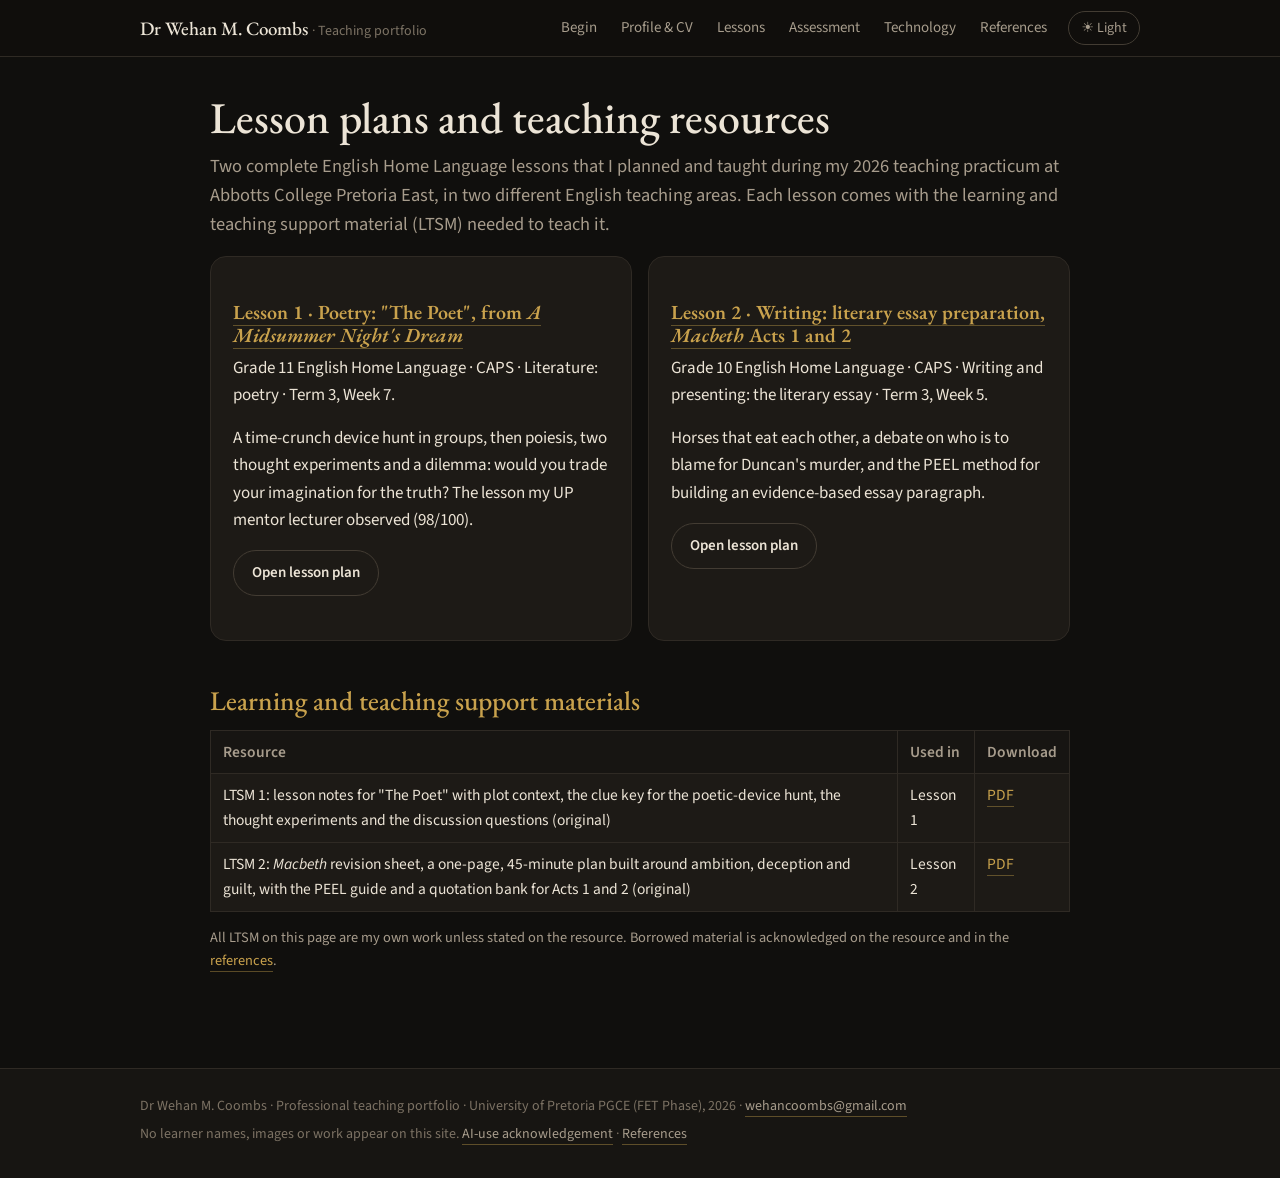
<file: lessons.html>
<!doctype html>
<html lang="en">
<head>
  <meta charset="utf-8">
  <meta name="viewport" content="width=device-width, initial-scale=1">
  <title>Lesson plans · Wehan Coombs</title>
  <meta name="description" content="Two complete, classroom-ready English Home Language lesson plans with learning and teaching support materials, by Wehan Coombs.">
  <link rel="preconnect" href="https://fonts.googleapis.com">
  <link rel="preconnect" href="https://fonts.gstatic.com" crossorigin>
  <link href="https://fonts.googleapis.com/css2?family=EB+Garamond:ital,wght@0,400;0,500;0,600;1,400&family=Source+Sans+3:ital,wght@0,400;0,600;1,400&display=swap" rel="stylesheet">
  <link rel="stylesheet" href="assets/style.css">
  <script>try { if (localStorage.getItem('theme') === 'light') document.documentElement.setAttribute('data-theme', 'light'); } catch (e) {}</script>
</head>
<body>
<header class="top"><div class="top-inner">
  <a class="brand" href="index.html">Dr Wehan M. Coombs <span>· Teaching portfolio</span></a>
  <button class="menu-btn" aria-expanded="false" aria-controls="nav">Menu</button>
  <nav id="nav" class="nav" aria-label="Chapters">
    <a href="index.html#begin">Begin</a>
    <a href="index.html#profile">Profile &amp; CV</a>
    <a href="index.html#lessons">Lessons</a>
    <a href="index.html#assessment">Assessment</a>
    <a href="index.html#technology">Technology</a>
    <a href="index.html#references">References</a>
  </nav>
  <button class="theme" id="theme" type="button" aria-label="Switch between dark and light">☀ Light</button>
</div></header>

<main class="page">
  <h1>Lesson plans and teaching resources</h1>
  <p class="lead">Two complete English Home Language lessons that I planned and taught during my 2026 teaching practicum at Abbotts College Pretoria East, in two different English teaching areas. Each lesson comes with the learning and teaching support material (LTSM) needed to teach it.</p>

  <div class="cards">
    <div class="card">
      <h3><a href="lesson-1.html">Lesson 1 · Poetry: "The Poet", from <em>A Midsummer Night's Dream</em></a></h3>
      <p>Grade 11 English Home Language · CAPS · Literature: poetry · Term 3, Week 7.</p>
      <p>A time-crunch device hunt in groups, then poiesis, two thought experiments and a dilemma: would you trade your imagination for the truth? The lesson my UP mentor lecturer observed (98/100).</p>
      <p class="downloads"><a class="btn ghost" href="lesson-1.html">Open lesson plan</a></p>
    </div>
    <div class="card">
      <h3><a href="lesson-2.html">Lesson 2 · Writing: literary essay preparation, <em>Macbeth</em> Acts 1 and 2</a></h3>
      <p>Grade 10 English Home Language · CAPS · Writing and presenting: the literary essay · Term 3, Week 5.</p>
      <p>Horses that eat each other, a debate on who is to blame for Duncan's murder, and the PEEL method for building an evidence-based essay paragraph.</p>
      <p class="downloads"><a class="btn ghost" href="lesson-2.html">Open lesson plan</a></p>
    </div>
  </div>

  <h2 id="ltsm">Learning and teaching support materials</h2>
  <table>
    <tr><th>Resource</th><th>Used in</th><th>Download</th></tr>
    <tr><td>LTSM 1: lesson notes for "The Poet" with plot context, the clue key for the poetic-device hunt, the thought experiments and the discussion questions (original)</td><td>Lesson 1</td><td><a href="materials/Wehan-Coombs-LTSM-1-The-Poet-Lesson-Notes.pdf">PDF</a></td></tr>
    <tr><td>LTSM 2: <em>Macbeth</em> revision sheet, a one-page, 45-minute plan built around ambition, deception and guilt, with the PEEL guide and a quotation bank for Acts 1 and 2 (original)</td><td>Lesson 2</td><td><a href="materials/macbeth-revision-sheet.pdf">PDF</a></td></tr>
  </table>
  <p class="small">All LTSM on this page are my own work unless stated on the resource. Borrowed material is acknowledged on the resource and in the <a href="references.html">references</a>.</p>
</main>

<footer><div class="foot-inner">
  <p>Dr Wehan M. Coombs · Professional teaching portfolio · University of Pretoria PGCE (FET Phase), 2026 · <a href="mailto:wehancoombs@gmail.com">wehancoombs@gmail.com</a></p>
  <p>No learner names, images or work appear on this site. <a href="references.html#ai">AI-use acknowledgement</a> · <a href="references.html">References</a></p>
</div></footer>
<script src="assets/main.js"></script>
</body>
</html>
</file>
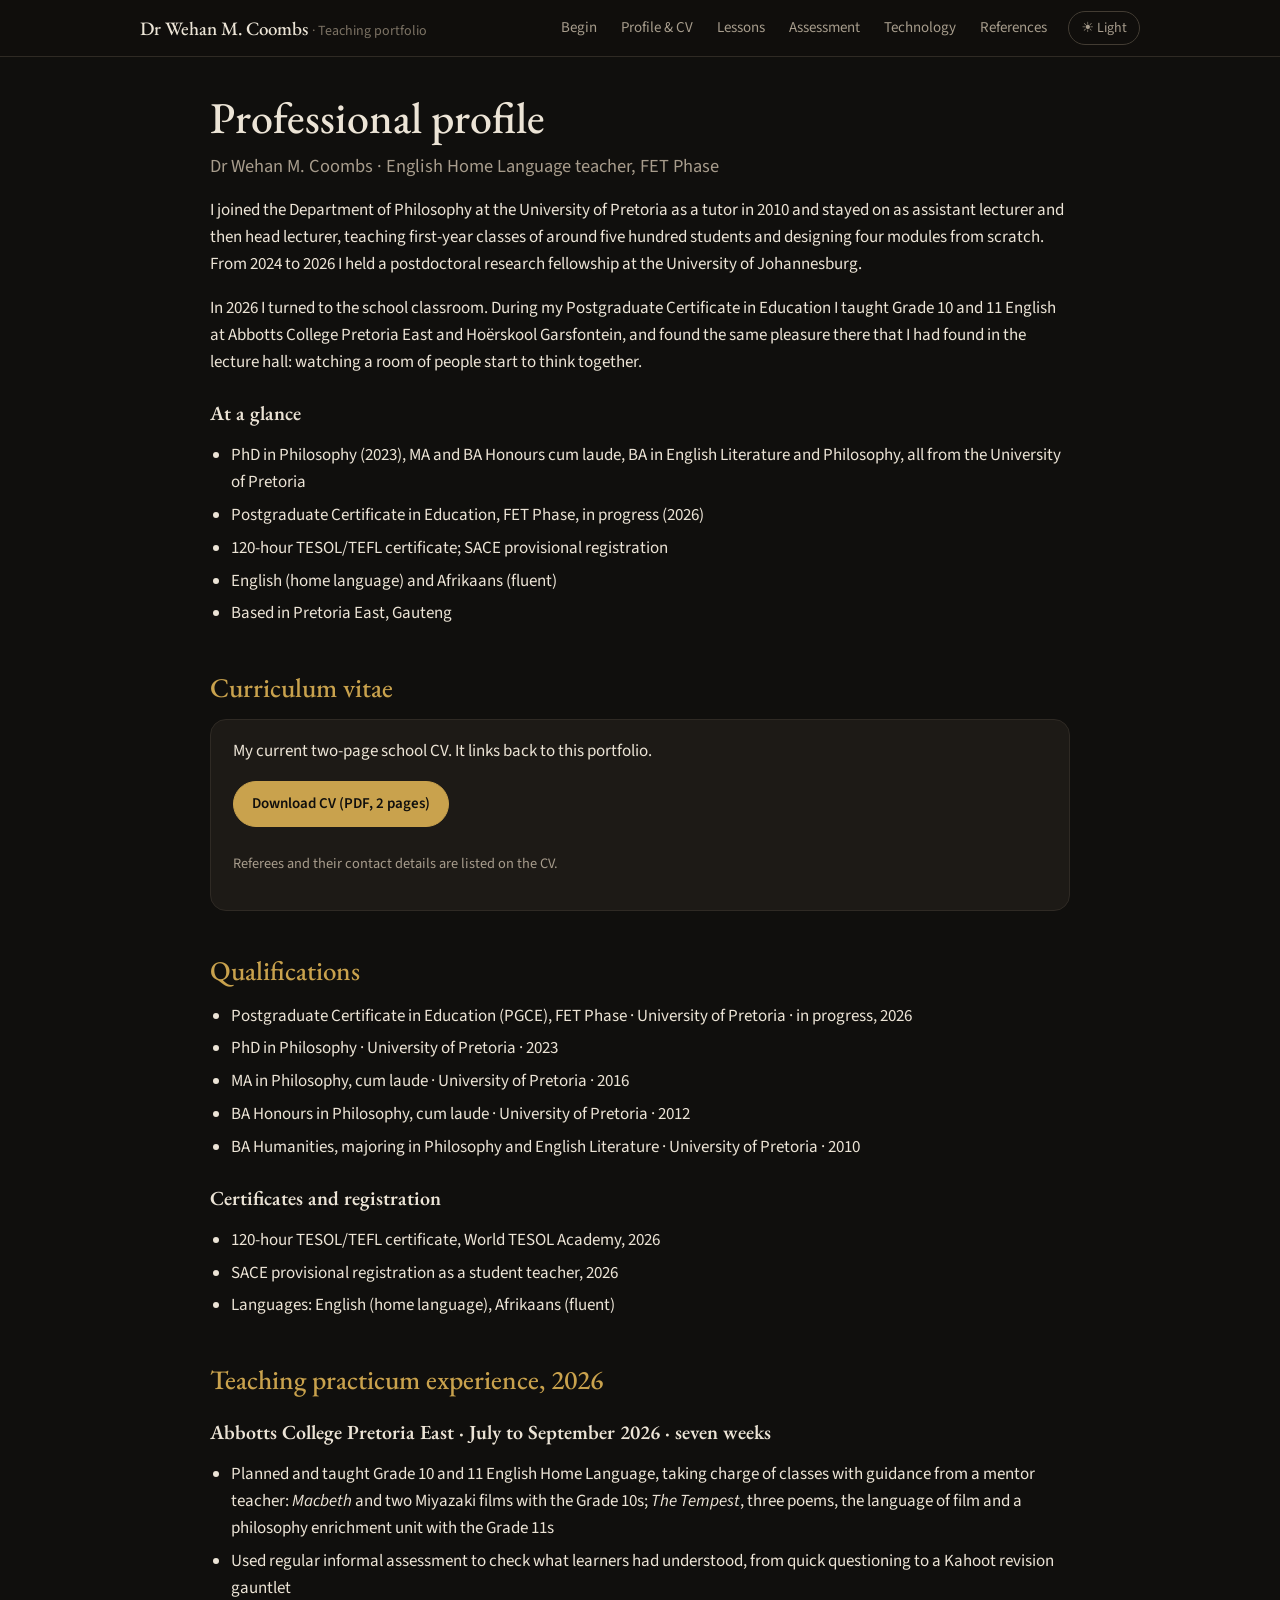
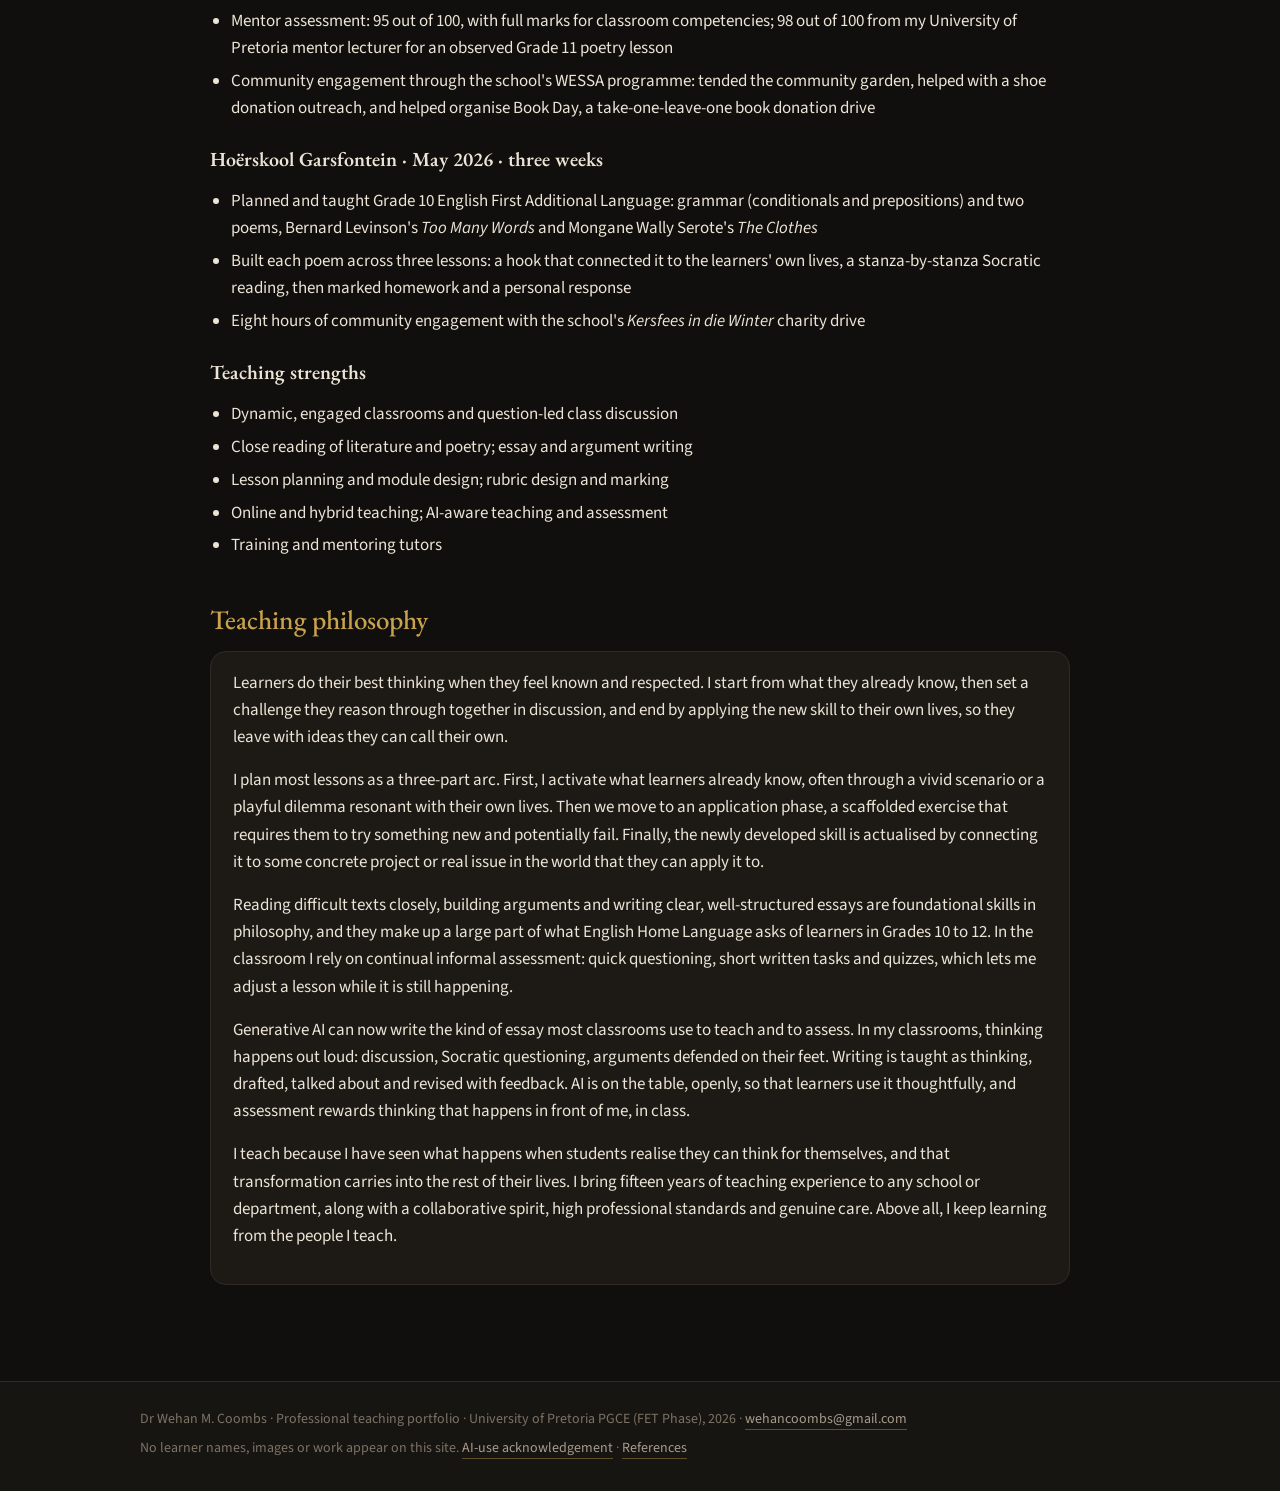
<file: profile.html>
<!doctype html>
<html lang="en">
<head>
  <meta charset="utf-8">
  <meta name="viewport" content="width=device-width, initial-scale=1">
  <title>Profile &amp; CV · Wehan Coombs</title>
  <meta name="description" content="Professional profile, qualifications, teaching experience, CV and teaching philosophy of Wehan Coombs, English Home Language teacher (FET Phase).">
  <link rel="preconnect" href="https://fonts.googleapis.com">
  <link rel="preconnect" href="https://fonts.gstatic.com" crossorigin>
  <link href="https://fonts.googleapis.com/css2?family=EB+Garamond:ital,wght@0,400;0,500;0,600;1,400&family=Source+Sans+3:ital,wght@0,400;0,600;1,400&display=swap" rel="stylesheet">
  <link rel="stylesheet" href="assets/style.css">
  <script>try { if (localStorage.getItem('theme') === 'light') document.documentElement.setAttribute('data-theme', 'light'); } catch (e) {}</script>
</head>
<body>
<header class="top"><div class="top-inner">
  <a class="brand" href="index.html">Dr Wehan M. Coombs <span>· Teaching portfolio</span></a>
  <button class="menu-btn" aria-expanded="false" aria-controls="nav">Menu</button>
  <nav id="nav" class="nav" aria-label="Chapters">
    <a href="index.html#begin">Begin</a>
    <a href="index.html#profile">Profile &amp; CV</a>
    <a href="index.html#lessons">Lessons</a>
    <a href="index.html#assessment">Assessment</a>
    <a href="index.html#technology">Technology</a>
    <a href="index.html#references">References</a>
  </nav>
  <button class="theme" id="theme" type="button" aria-label="Switch between dark and light">☀ Light</button>
</div></header>

<main class="page">
  <h1>Professional profile</h1>
  <p class="lead">Dr Wehan M. Coombs · English Home Language teacher, FET Phase</p>

  <p>I joined the Department of Philosophy at the University of Pretoria as a tutor in 2010 and stayed on as assistant lecturer and then head lecturer, teaching first-year classes of around five hundred students and designing four modules from scratch. From 2024 to 2026 I held a postdoctoral research fellowship at the University of Johannesburg.</p>
  <p>In 2026 I turned to the school classroom. During my Postgraduate Certificate in Education I taught Grade 10 and 11 English at Abbotts College Pretoria East and Hoërskool Garsfontein, and found the same pleasure there that I had found in the lecture hall: watching a room of people start to think together.</p>

  <h3>At a glance</h3>
  <ul>
    <li>PhD in Philosophy (2023), MA and BA Honours cum laude, BA in English Literature and Philosophy, all from the University of Pretoria</li>
    <li>Postgraduate Certificate in Education, FET Phase, in progress (2026)</li>
    <li>120-hour TESOL/TEFL certificate; SACE provisional registration</li>
    <li>English (home language) and Afrikaans (fluent)</li>
    <li>Based in Pretoria East, Gauteng</li>
  </ul>

  <h2 id="cv">Curriculum vitae</h2>
  <div class="card">
    <p>My current two-page school CV. It links back to this portfolio.</p>
    <p class="downloads"><a class="btn" href="cv/Wehan-Coombs-FET-CV.pdf">Download CV (PDF, 2 pages)</a></p>
    <p class="small">Referees and their contact details are listed on the CV.</p>
  </div>

  <h2 id="qualifications">Qualifications</h2>
  <ul>
    <li>Postgraduate Certificate in Education (PGCE), FET Phase · University of Pretoria · in progress, 2026</li>
    <li>PhD in Philosophy · University of Pretoria · 2023</li>
    <li>MA in Philosophy, cum laude · University of Pretoria · 2016</li>
    <li>BA Honours in Philosophy, cum laude · University of Pretoria · 2012</li>
    <li>BA Humanities, majoring in Philosophy and English Literature · University of Pretoria · 2010</li>
  </ul>
  <h3>Certificates and registration</h3>
  <ul>
    <li>120-hour TESOL/TEFL certificate, World TESOL Academy, 2026</li>
    <li>SACE provisional registration as a student teacher, 2026</li>
    <li>Languages: English (home language), Afrikaans (fluent)</li>
  </ul>

  <h2 id="experience">Teaching practicum experience, 2026</h2>
  <h3>Abbotts College Pretoria East · July to September 2026 · seven weeks</h3>
  <ul>
    <li>Planned and taught Grade 10 and 11 English Home Language, taking charge of classes with guidance from a mentor teacher: <em>Macbeth</em> and two Miyazaki films with the Grade 10s; <em>The Tempest</em>, three poems, the language of film and a philosophy enrichment unit with the Grade 11s</li>
    <li>Used regular informal assessment to check what learners had understood, from quick questioning to a Kahoot revision gauntlet</li>
    <li>Mentor assessment: 95 out of 100, with full marks for classroom competencies; 98 out of 100 from my University of Pretoria mentor lecturer for an observed Grade 11 poetry lesson</li>
    <li>Community engagement through the school's WESSA programme: tended the community garden, helped with a shoe donation outreach, and helped organise Book Day, a take-one-leave-one book donation drive</li>
  </ul>
  <h3>Hoërskool Garsfontein · May 2026 · three weeks</h3>
  <ul>
    <li>Planned and taught Grade 10 English First Additional Language: grammar (conditionals and prepositions) and two poems, Bernard Levinson's <em>Too Many Words</em> and Mongane Wally Serote's <em>The Clothes</em></li>
    <li>Built each poem across three lessons: a hook that connected it to the learners' own lives, a stanza-by-stanza Socratic reading, then marked homework and a personal response</li>
    <li>Eight hours of community engagement with the school's <em>Kersfees in die Winter</em> charity drive</li>
  </ul>

  <h3>Teaching strengths</h3>
  <ul>
    <li>Dynamic, engaged classrooms and question-led class discussion</li>
    <li>Close reading of literature and poetry; essay and argument writing</li>
    <li>Lesson planning and module design; rubric design and marking</li>
    <li>Online and hybrid teaching; AI-aware teaching and assessment</li>
    <li>Training and mentoring tutors</li>
  </ul>

  <h2 id="philosophy">Teaching philosophy</h2>
  <div class="card">
    <p>Learners do their best thinking when they feel known and respected. I start from what they already know, then set a challenge they reason through together in discussion, and end by applying the new skill to their own lives, so they leave with ideas they can call their own.</p>
    <p>I plan most lessons as a three-part arc. First, I activate what learners already know, often through a vivid scenario or a playful dilemma resonant with their own lives. Then we move to an application phase, a scaffolded exercise that requires them to try something new and potentially fail. Finally, the newly developed skill is actualised by connecting it to some concrete project or real issue in the world that they can apply it to.</p>
    <p>Reading difficult texts closely, building arguments and writing clear, well-structured essays are foundational skills in philosophy, and they make up a large part of what English Home Language asks of learners in Grades 10 to 12. In the classroom I rely on continual informal assessment: quick questioning, short written tasks and quizzes, which lets me adjust a lesson while it is still happening.</p>
    <p>Generative AI can now write the kind of essay most classrooms use to teach and to assess. In my classrooms, thinking happens out loud: discussion, Socratic questioning, arguments defended on their feet. Writing is taught as thinking, drafted, talked about and revised with feedback. AI is on the table, openly, so that learners use it thoughtfully, and assessment rewards thinking that happens in front of me, in class.</p>
    <p>I teach because I have seen what happens when students realise they can think for themselves, and that transformation carries into the rest of their lives. I bring fifteen years of teaching experience to any school or department, along with a collaborative spirit, high professional standards and genuine care. Above all, I keep learning from the people I teach.</p>
  </div>
</main>

<footer><div class="foot-inner">
  <p>Dr Wehan M. Coombs · Professional teaching portfolio · University of Pretoria PGCE (FET Phase), 2026 · <a href="mailto:wehancoombs@gmail.com">wehancoombs@gmail.com</a></p>
  <p>No learner names, images or work appear on this site. <a href="references.html#ai">AI-use acknowledgement</a> · <a href="references.html">References</a></p>
</div></footer>
<script src="assets/main.js"></script>
</body>
</html>
</file>
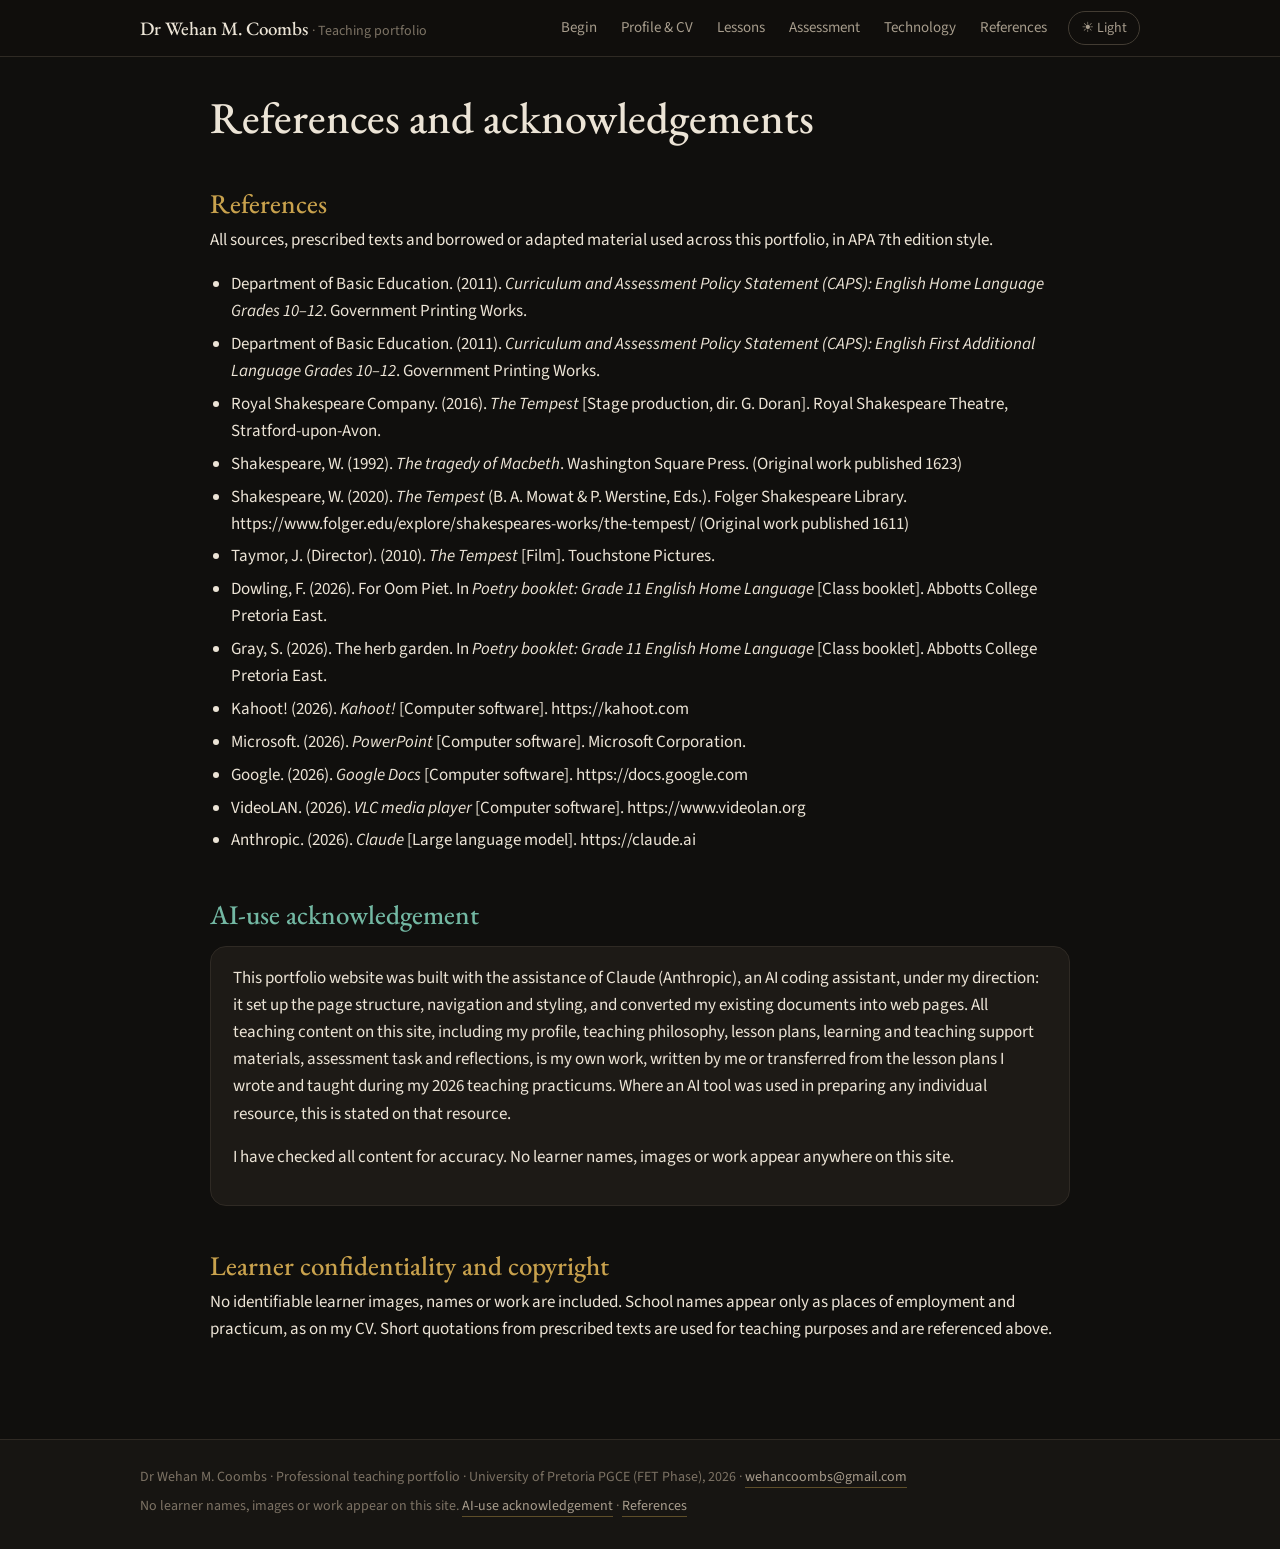
<file: references.html>
<!doctype html>
<html lang="en">
<head>
  <meta charset="utf-8">
  <meta name="viewport" content="width=device-width, initial-scale=1">
  <title>References · Wehan Coombs</title>
  <meta name="description" content="APA references and AI-use acknowledgement for the teaching portfolio of Wehan Coombs.">
  <link rel="preconnect" href="https://fonts.googleapis.com">
  <link rel="preconnect" href="https://fonts.gstatic.com" crossorigin>
  <link href="https://fonts.googleapis.com/css2?family=EB+Garamond:ital,wght@0,400;0,500;0,600;1,400&family=Source+Sans+3:ital,wght@0,400;0,600;1,400&display=swap" rel="stylesheet">
  <link rel="stylesheet" href="assets/style.css">
  <script>try { if (localStorage.getItem('theme') === 'light') document.documentElement.setAttribute('data-theme', 'light'); } catch (e) {}</script>
</head>
<body>
<header class="top"><div class="top-inner">
  <a class="brand" href="index.html">Dr Wehan M. Coombs <span>· Teaching portfolio</span></a>
  <button class="menu-btn" aria-expanded="false" aria-controls="nav">Menu</button>
  <nav id="nav" class="nav" aria-label="Chapters">
    <a href="index.html#begin">Begin</a>
    <a href="index.html#profile">Profile &amp; CV</a>
    <a href="index.html#lessons">Lessons</a>
    <a href="index.html#assessment">Assessment</a>
    <a href="index.html#technology">Technology</a>
    <a href="index.html#references">References</a>
  </nav>
  <button class="theme" id="theme" type="button" aria-label="Switch between dark and light">☀ Light</button>
</div></header>

<main class="page">
  <h1>References and acknowledgements</h1>

  <h2 id="references">References</h2>
  <p>All sources, prescribed texts and borrowed or adapted material used across this portfolio, in APA 7th edition style.</p>
  <ul>
    <li>Department of Basic Education. (2011). <em>Curriculum and Assessment Policy Statement (CAPS): English Home Language Grades 10–12</em>. Government Printing Works.</li>
    <li>Department of Basic Education. (2011). <em>Curriculum and Assessment Policy Statement (CAPS): English First Additional Language Grades 10–12</em>. Government Printing Works.</li>
    <li>Royal Shakespeare Company. (2016). <em>The Tempest</em> [Stage production, dir. G. Doran]. Royal Shakespeare Theatre, Stratford-upon-Avon.</li>
    <li>Shakespeare, W. (1992). <em>The tragedy of Macbeth</em>. Washington Square Press. (Original work published 1623)</li>
    <li>Shakespeare, W. (2020). <em>The Tempest</em> (B. A. Mowat &amp; P. Werstine, Eds.). Folger Shakespeare Library. https://www.folger.edu/explore/shakespeares-works/the-tempest/ (Original work published 1611)</li>
    <li>Taymor, J. (Director). (2010). <em>The Tempest</em> [Film]. Touchstone Pictures.</li>
    <li>Dowling, F. (2026). For Oom Piet. In <em>Poetry booklet: Grade 11 English Home Language</em> [Class booklet]. Abbotts College Pretoria East.</li>
    <li>Gray, S. (2026). The herb garden. In <em>Poetry booklet: Grade 11 English Home Language</em> [Class booklet]. Abbotts College Pretoria East.</li>
    <li>Kahoot! (2026). <em>Kahoot!</em> [Computer software]. https://kahoot.com</li>
    <li>Microsoft. (2026). <em>PowerPoint</em> [Computer software]. Microsoft Corporation.</li>
    <li>Google. (2026). <em>Google Docs</em> [Computer software]. https://docs.google.com</li>
    <li>VideoLAN. (2026). <em>VLC media player</em> [Computer software]. https://www.videolan.org</li>
    <li>Anthropic. (2026). <em>Claude</em> [Large language model]. https://claude.ai</li>
  </ul>

  <h2 id="ai">AI-use acknowledgement</h2>
  <div class="card">
    <p>This portfolio website was built with the assistance of Claude (Anthropic), an AI coding assistant, under my direction: it set up the page structure, navigation and styling, and converted my existing documents into web pages. All teaching content on this site, including my profile, teaching philosophy, lesson plans, learning and teaching support materials, assessment task and reflections, is my own work, written by me or transferred from the lesson plans I wrote and taught during my 2026 teaching practicums. Where an AI tool was used in preparing any individual resource, this is stated on that resource.</p>
    <p>I have checked all content for accuracy. No learner names, images or work appear anywhere on this site.</p>
  </div>

  <h2 id="confidentiality">Learner confidentiality and copyright</h2>
  <p>No identifiable learner images, names or work are included. School names appear only as places of employment and practicum, as on my CV. Short quotations from prescribed texts are used for teaching purposes and are referenced above.</p>
</main>

<footer><div class="foot-inner">
  <p>Dr Wehan M. Coombs · Professional teaching portfolio · University of Pretoria PGCE (FET Phase), 2026 · <a href="mailto:wehancoombs@gmail.com">wehancoombs@gmail.com</a></p>
  <p>No learner names, images or work appear on this site. <a href="references.html#ai">AI-use acknowledgement</a> · <a href="references.html">References</a></p>
</div></footer>
<script src="assets/main.js"></script>
</body>
</html>
</file>
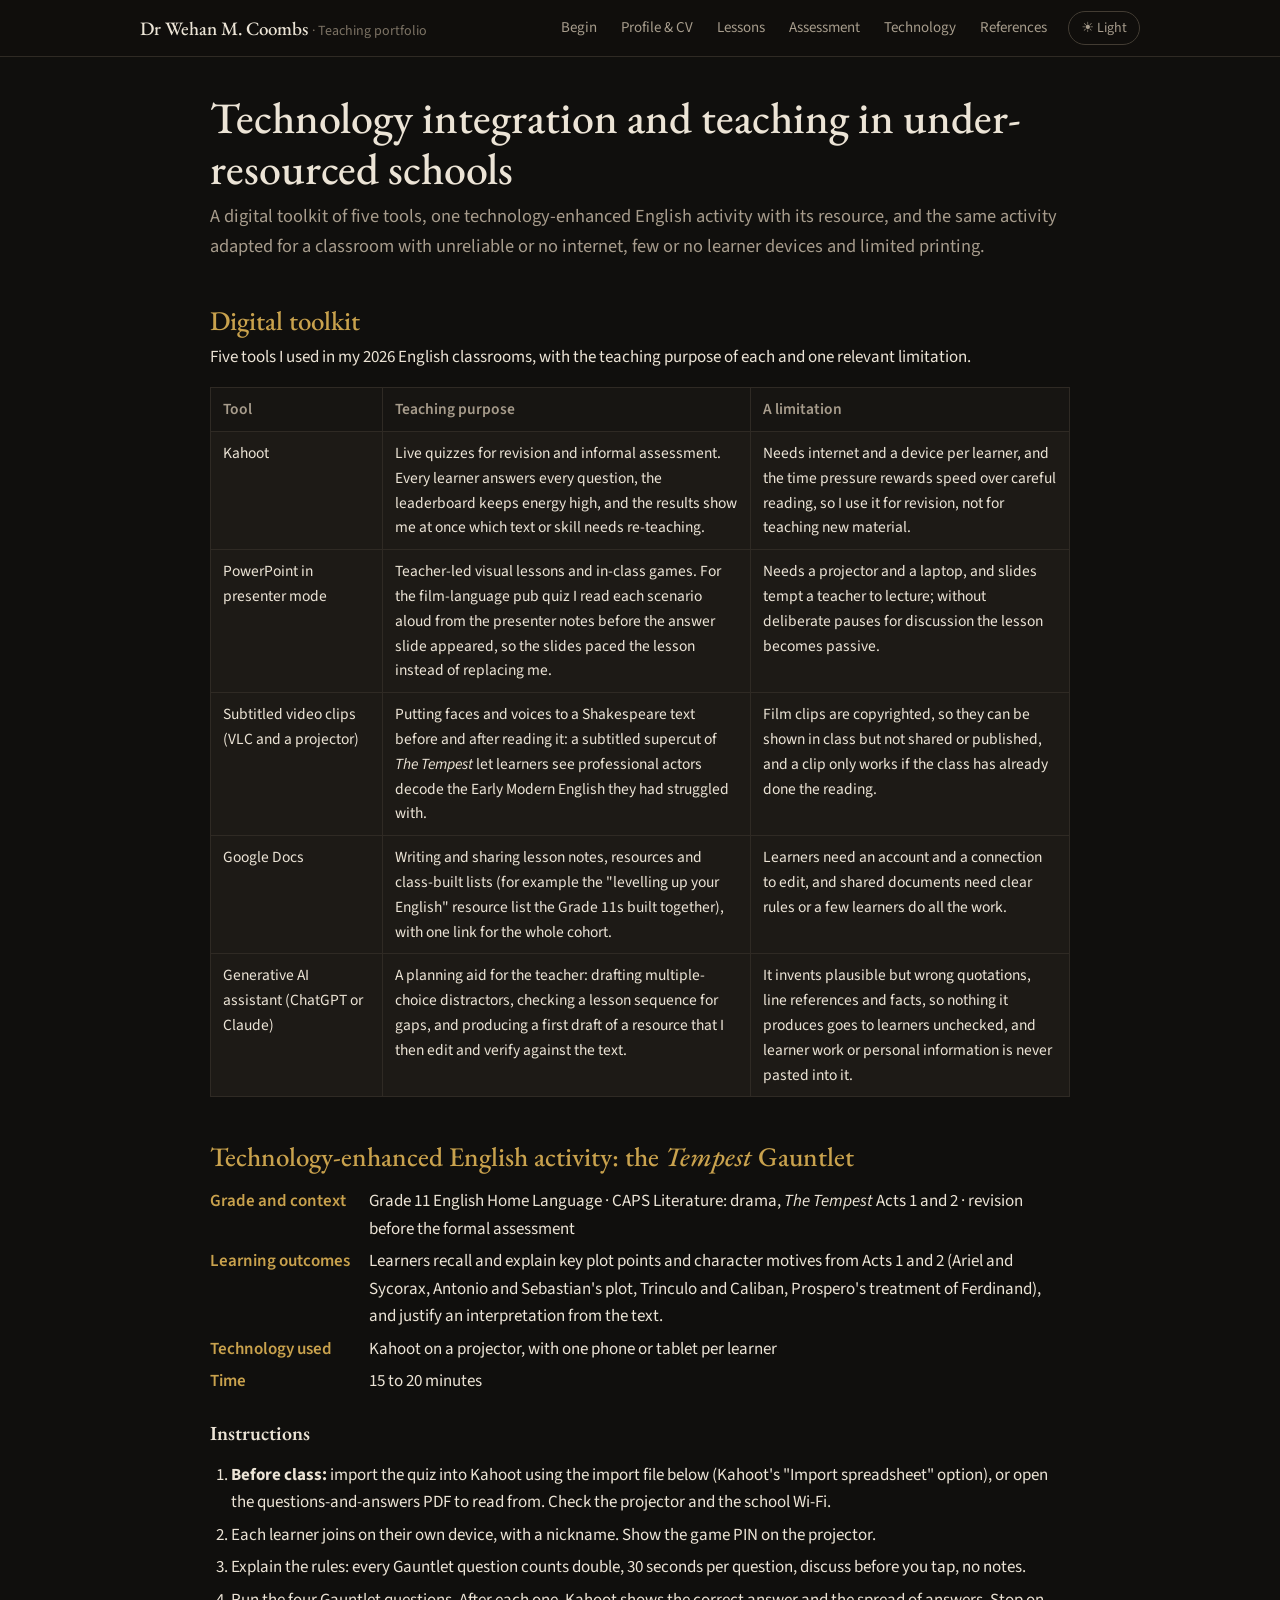
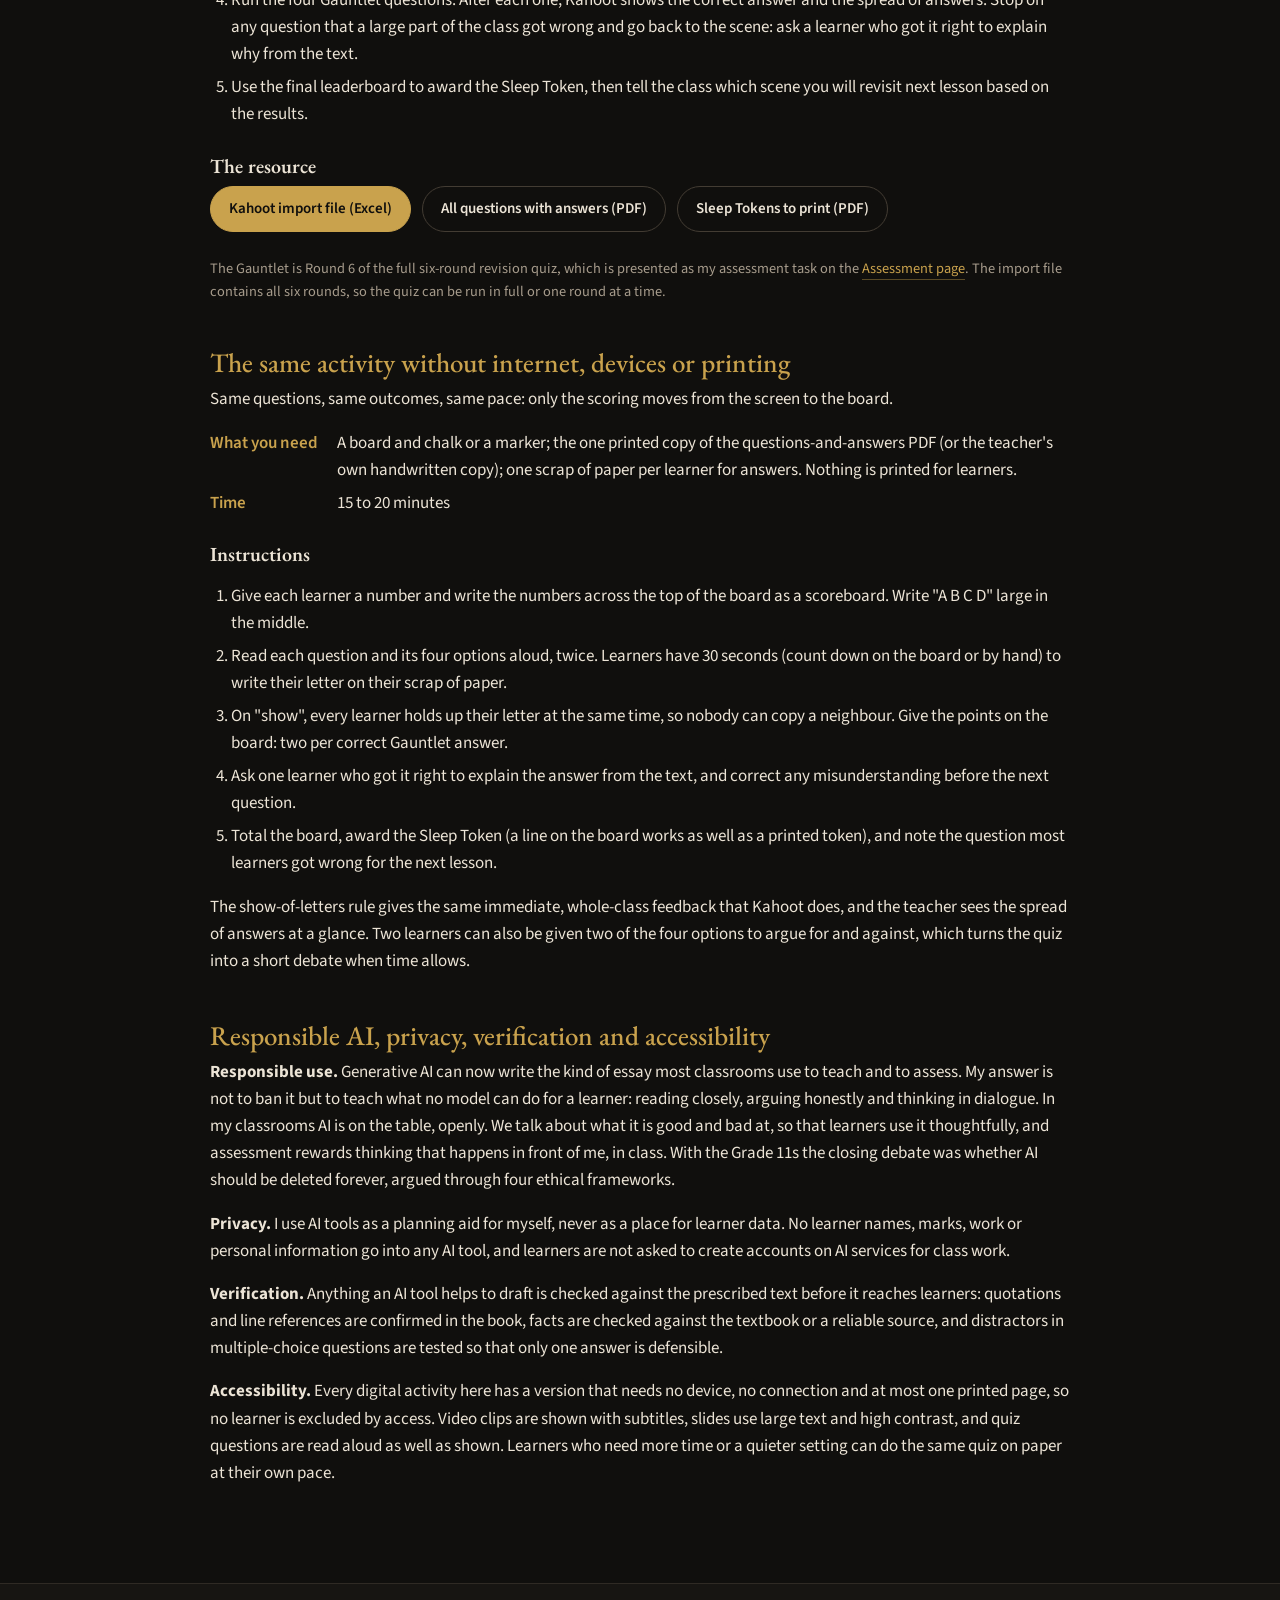
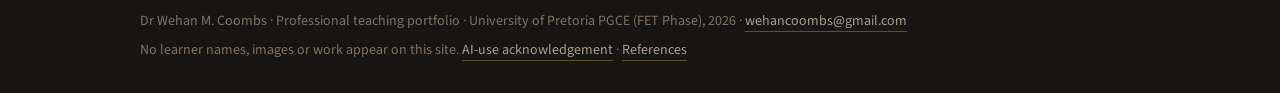
<file: technology.html>
<!doctype html>
<html lang="en">
<head>
  <meta charset="utf-8">
  <meta name="viewport" content="width=device-width, initial-scale=1">
  <title>Technology · Wehan Coombs</title>
  <meta name="description" content="Digital toolkit, a technology-enhanced English activity and its low-resource adaptation, with a note on responsible AI use, by Wehan Coombs.">
  <link rel="preconnect" href="https://fonts.googleapis.com">
  <link rel="preconnect" href="https://fonts.gstatic.com" crossorigin>
  <link href="https://fonts.googleapis.com/css2?family=EB+Garamond:ital,wght@0,400;0,500;0,600;1,400&family=Source+Sans+3:ital,wght@0,400;0,600;1,400&display=swap" rel="stylesheet">
  <link rel="stylesheet" href="assets/style.css">
  <script>try { if (localStorage.getItem('theme') === 'light') document.documentElement.setAttribute('data-theme', 'light'); } catch (e) {}</script>
</head>
<body>
<header class="top"><div class="top-inner">
  <a class="brand" href="index.html">Dr Wehan M. Coombs <span>· Teaching portfolio</span></a>
  <button class="menu-btn" aria-expanded="false" aria-controls="nav">Menu</button>
  <nav id="nav" class="nav" aria-label="Chapters">
    <a href="index.html#begin">Begin</a>
    <a href="index.html#profile">Profile &amp; CV</a>
    <a href="index.html#lessons">Lessons</a>
    <a href="index.html#assessment">Assessment</a>
    <a href="index.html#technology">Technology</a>
    <a href="index.html#references">References</a>
  </nav>
  <button class="theme" id="theme" type="button" aria-label="Switch between dark and light">☀ Light</button>
</div></header>

<main class="page">
  <h1>Technology integration and teaching in under-resourced schools</h1>
  <p class="lead">A digital toolkit of five tools, one technology-enhanced English activity with its resource, and the same activity adapted for a classroom with unreliable or no internet, few or no learner devices and limited printing.</p>

  <h2 id="toolkit">Digital toolkit</h2>
  <p>Five tools I used in my 2026 English classrooms, with the teaching purpose of each and one relevant limitation.</p>
  <table>
    <tr><th style="width:20%">Tool</th><th>Teaching purpose</th><th>A limitation</th></tr>
    <tr><td>Kahoot</td><td>Live quizzes for revision and informal assessment. Every learner answers every question, the leaderboard keeps energy high, and the results show me at once which text or skill needs re-teaching.</td><td>Needs internet and a device per learner, and the time pressure rewards speed over careful reading, so I use it for revision, not for teaching new material.</td></tr>
    <tr><td>PowerPoint in presenter mode</td><td>Teacher-led visual lessons and in-class games. For the film-language pub quiz I read each scenario aloud from the presenter notes before the answer slide appeared, so the slides paced the lesson instead of replacing me.</td><td>Needs a projector and a laptop, and slides tempt a teacher to lecture; without deliberate pauses for discussion the lesson becomes passive.</td></tr>
    <tr><td>Subtitled video clips (VLC and a projector)</td><td>Putting faces and voices to a Shakespeare text before and after reading it: a subtitled supercut of <em>The Tempest</em> let learners see professional actors decode the Early Modern English they had struggled with.</td><td>Film clips are copyrighted, so they can be shown in class but not shared or published, and a clip only works if the class has already done the reading.</td></tr>
    <tr><td>Google Docs</td><td>Writing and sharing lesson notes, resources and class-built lists (for example the "levelling up your English" resource list the Grade 11s built together), with one link for the whole cohort.</td><td>Learners need an account and a connection to edit, and shared documents need clear rules or a few learners do all the work.</td></tr>
    <tr><td>Generative AI assistant (ChatGPT or Claude)</td><td>A planning aid for the teacher: drafting multiple-choice distractors, checking a lesson sequence for gaps, and producing a first draft of a resource that I then edit and verify against the text.</td><td>It invents plausible but wrong quotations, line references and facts, so nothing it produces goes to learners unchecked, and learner work or personal information is never pasted into it.</td></tr>
  </table>

  <h2 id="activity">Technology-enhanced English activity: the <em>Tempest</em> Gauntlet</h2>
  <dl class="meta">
    <dt>Grade and context</dt><dd>Grade 11 English Home Language · CAPS Literature: drama, <em>The Tempest</em> Acts 1 and 2 · revision before the formal assessment</dd>
    <dt>Learning outcomes</dt><dd>Learners recall and explain key plot points and character motives from Acts 1 and 2 (Ariel and Sycorax, Antonio and Sebastian's plot, Trinculo and Caliban, Prospero's treatment of Ferdinand), and justify an interpretation from the text.</dd>
    <dt>Technology used</dt><dd>Kahoot on a projector, with one phone or tablet per learner</dd>
    <dt>Time</dt><dd>15 to 20 minutes</dd>
  </dl>
  <h3>Instructions</h3>
  <ol>
    <li><strong>Before class:</strong> import the quiz into Kahoot using the import file below (Kahoot's "Import spreadsheet" option), or open the questions-and-answers PDF to read from. Check the projector and the school Wi-Fi.</li>
    <li>Each learner joins on their own device, with a nickname. Show the game PIN on the projector.</li>
    <li>Explain the rules: every Gauntlet question counts double, 30 seconds per question, discuss before you tap, no notes.</li>
    <li>Run the four Gauntlet questions. After each one, Kahoot shows the correct answer and the spread of answers. Stop on any question that a large part of the class got wrong and go back to the scene: ask a learner who got it right to explain why from the text.</li>
    <li>Use the final leaderboard to award the Sleep Token, then tell the class which scene you will revisit next lesson based on the results.</li>
  </ol>
  <h3>The resource</h3>
  <p class="downloads"><a class="btn" href="materials/Wehan-Coombs-Grade-11-Revision-Quiz-Kahoot-Import.xlsx">Kahoot import file (Excel)</a> <a class="btn ghost" href="materials/Wehan-Coombs-Grade-11-Revision-Quiz-Questions-and-Answers.pdf">All questions with answers (PDF)</a> <a class="btn ghost" href="materials/Wehan-Coombs-Sleep-Tokens.pdf">Sleep Tokens to print (PDF)</a></p>
  <p class="small">The Gauntlet is Round 6 of the full six-round revision quiz, which is presented as my assessment task on the <a href="assessment.html">Assessment page</a>. The import file contains all six rounds, so the quiz can be run in full or one round at a time.</p>

  <h2 id="low-resource">The same activity without internet, devices or printing</h2>
  <p>Same questions, same outcomes, same pace: only the scoring moves from the screen to the board.</p>
  <dl class="meta">
    <dt>What you need</dt><dd>A board and chalk or a marker; the one printed copy of the questions-and-answers PDF (or the teacher's own handwritten copy); one scrap of paper per learner for answers. Nothing is printed for learners.</dd>
    <dt>Time</dt><dd>15 to 20 minutes</dd>
  </dl>
  <h3>Instructions</h3>
  <ol>
    <li>Give each learner a number and write the numbers across the top of the board as a scoreboard. Write "A B C D" large in the middle.</li>
    <li>Read each question and its four options aloud, twice. Learners have 30 seconds (count down on the board or by hand) to write their letter on their scrap of paper.</li>
    <li>On "show", every learner holds up their letter at the same time, so nobody can copy a neighbour. Give the points on the board: two per correct Gauntlet answer.</li>
    <li>Ask one learner who got it right to explain the answer from the text, and correct any misunderstanding before the next question.</li>
    <li>Total the board, award the Sleep Token (a line on the board works as well as a printed token), and note the question most learners got wrong for the next lesson.</li>
  </ol>
  <p>The show-of-letters rule gives the same immediate, whole-class feedback that Kahoot does, and the teacher sees the spread of answers at a glance. Two learners can also be given two of the four options to argue for and against, which turns the quiz into a short debate when time allows.</p>

  <h2 id="responsible">Responsible AI, privacy, verification and accessibility</h2>
  <p><strong>Responsible use.</strong> Generative AI can now write the kind of essay most classrooms use to teach and to assess. My answer is not to ban it but to teach what no model can do for a learner: reading closely, arguing honestly and thinking in dialogue. In my classrooms AI is on the table, openly. We talk about what it is good and bad at, so that learners use it thoughtfully, and assessment rewards thinking that happens in front of me, in class. With the Grade 11s the closing debate was whether AI should be deleted forever, argued through four ethical frameworks.</p>
  <p><strong>Privacy.</strong> I use AI tools as a planning aid for myself, never as a place for learner data. No learner names, marks, work or personal information go into any AI tool, and learners are not asked to create accounts on AI services for class work.</p>
  <p><strong>Verification.</strong> Anything an AI tool helps to draft is checked against the prescribed text before it reaches learners: quotations and line references are confirmed in the book, facts are checked against the textbook or a reliable source, and distractors in multiple-choice questions are tested so that only one answer is defensible.</p>
  <p><strong>Accessibility.</strong> Every digital activity here has a version that needs no device, no connection and at most one printed page, so no learner is excluded by access. Video clips are shown with subtitles, slides use large text and high contrast, and quiz questions are read aloud as well as shown. Learners who need more time or a quieter setting can do the same quiz on paper at their own pace.</p>
</main>

<footer><div class="foot-inner">
  <p>Dr Wehan M. Coombs · Professional teaching portfolio · University of Pretoria PGCE (FET Phase), 2026 · <a href="mailto:wehancoombs@gmail.com">wehancoombs@gmail.com</a></p>
  <p>No learner names, images or work appear on this site. <a href="references.html#ai">AI-use acknowledgement</a> · <a href="references.html">References</a></p>
</div></footer>
<script src="assets/main.js"></script>
</body>
</html>
</file>
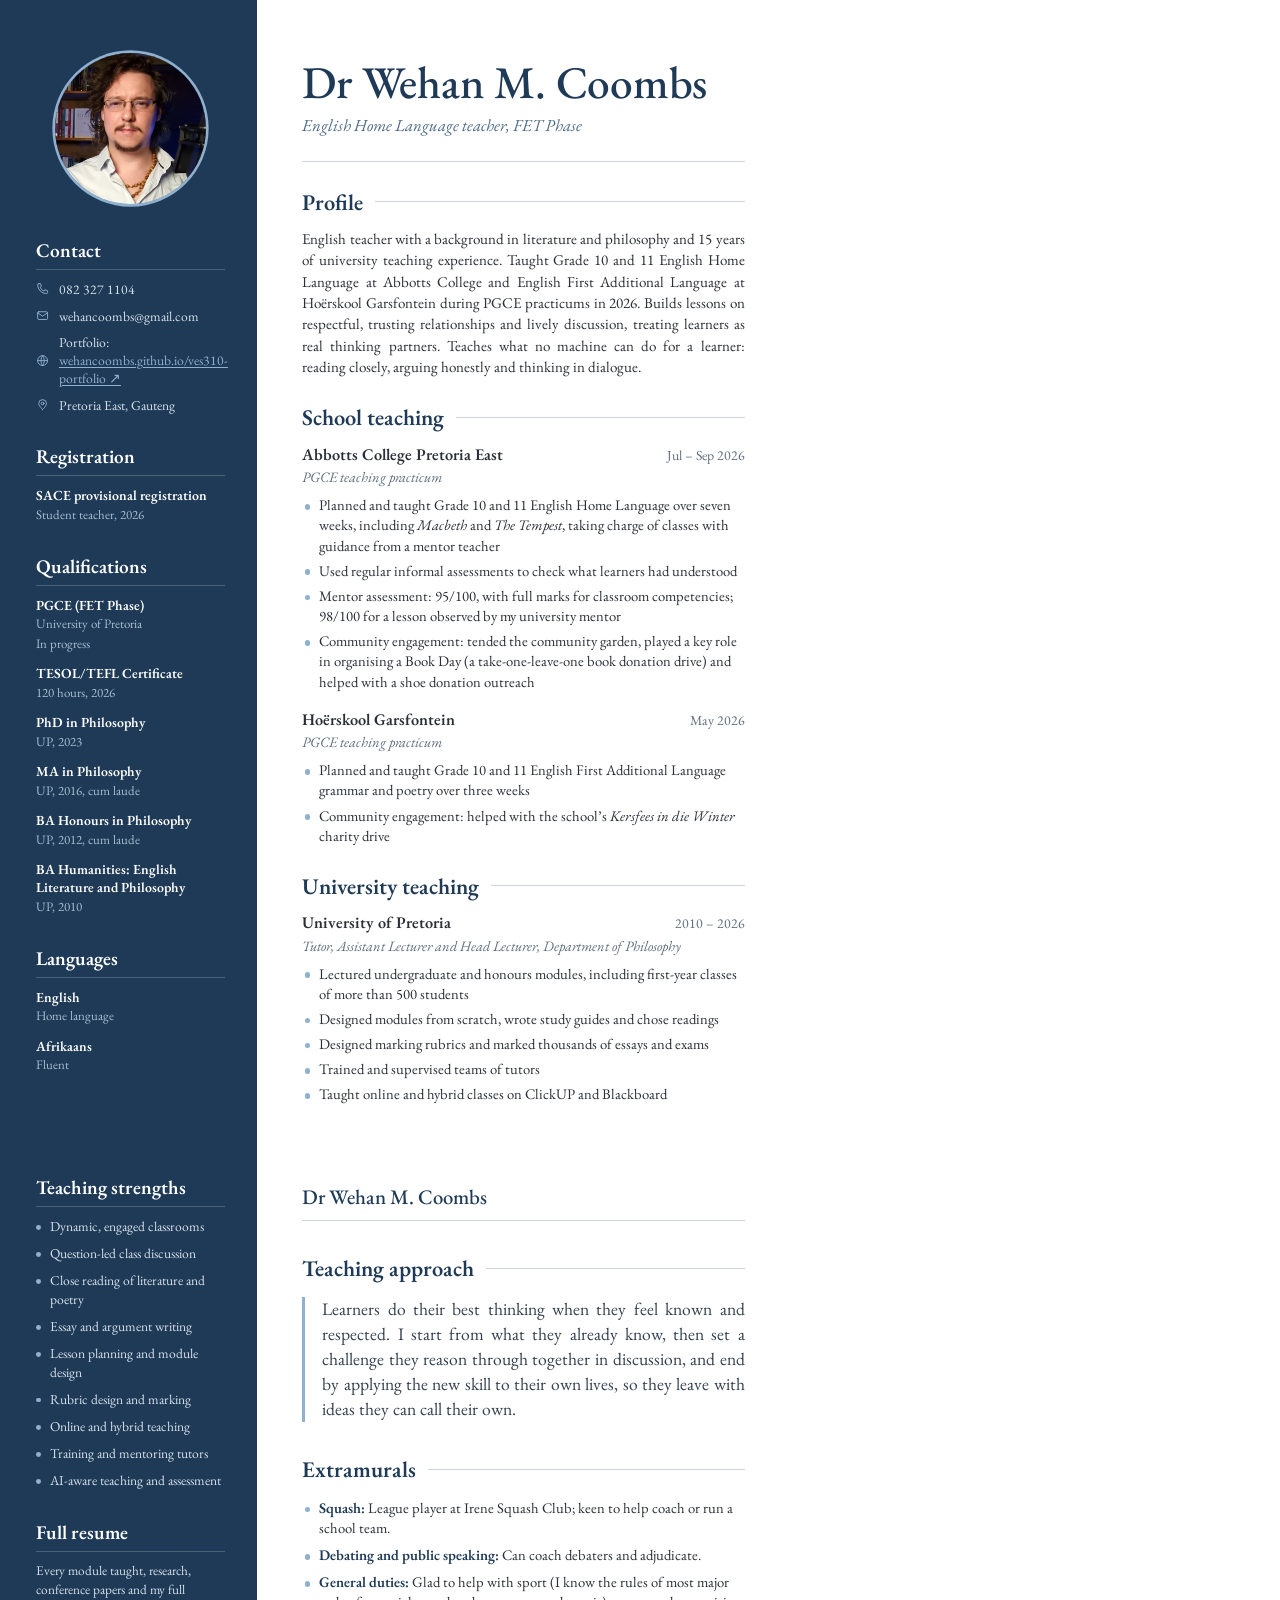
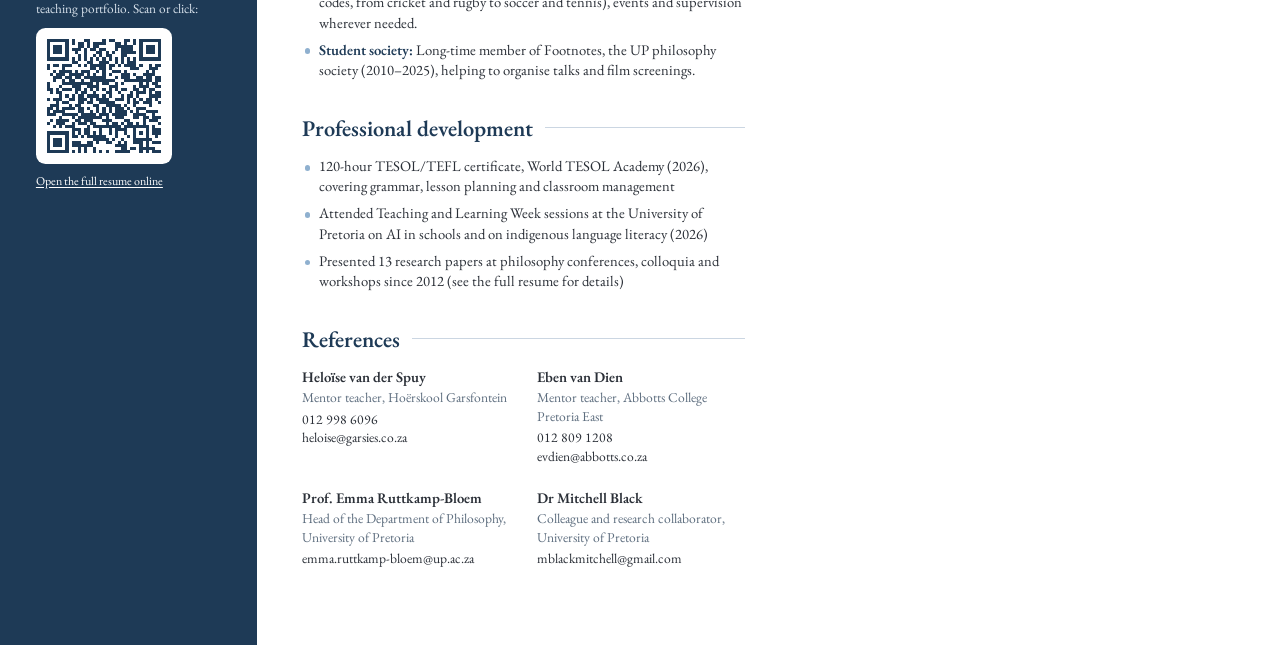
<file: cv-source/fet-cv.html>
<!doctype html>
<html lang="en">
<head>
<meta charset="utf-8">
<title>Wehan Coombs – CV</title>
<style>
  @font-face { font-family: 'EB Garamond'; font-weight: 400; font-style: normal; src: url('fonts/eb-garamond-latin-400-normal.woff2') format('woff2'); }
  @font-face { font-family: 'EB Garamond'; font-weight: 400; font-style: italic; src: url('fonts/eb-garamond-latin-400-italic.woff2') format('woff2'); }
  @font-face { font-family: 'EB Garamond'; font-weight: 500; font-style: normal; src: url('fonts/eb-garamond-latin-500-normal.woff2') format('woff2'); }
  @font-face { font-family: 'EB Garamond'; font-weight: 600; font-style: normal; src: url('fonts/eb-garamond-latin-600-normal.woff2') format('woff2'); }
  @font-face { font-family: 'Source Sans 3'; font-weight: 400; font-style: normal; src: url('fonts/source-sans-3-latin-400-normal.woff2') format('woff2'); }
  @font-face { font-family: 'Source Sans 3'; font-weight: 400; font-style: italic; src: url('fonts/source-sans-3-latin-400-italic.woff2') format('woff2'); }
  @font-face { font-family: 'Source Sans 3'; font-weight: 600; font-style: normal; src: url('fonts/source-sans-3-latin-600-normal.woff2') format('woff2'); }
  @font-face { font-family: 'Source Sans 3'; font-weight: 700; font-style: normal; src: url('fonts/source-sans-3-latin-700-normal.woff2') format('woff2'); }

  :root {
    --ink: #1E3A56;      /* sidebar navy, headings */
    --ink-2: #284865;    /* portrait fill */
    --sky: #8FB0CF;      /* accents, bullets, rings */
    --mist: #D6E0EA;     /* sidebar body text */
    --mist-2: #A8BDD2;   /* sidebar secondary text */
    --text: #2A2F37;     /* main body text */
    --slate: #5E6E7F;    /* dates, roles */
    --rule: #CBD6E2;     /* hairlines */
    --gap: #FFE27A;      /* draft highlight: info still needed */
    --gap-text: #3F3300;
  }

  @page { size: A4; margin: 0; }
  html, body { margin: 0; padding: 0; }
  body {
    font-family: 'Source Sans 3', sans-serif;
    color: var(--text);
    -webkit-print-color-adjust: exact;
    print-color-adjust: exact;
  }

  .page {
    width: 210mm; height: 297mm;
    display: grid; grid-template-columns: 68mm 1fr;
    overflow: hidden; position: relative;
    break-after: page; page-break-after: always;
  }
  .page:last-child { break-after: auto; page-break-after: auto; }

  /* ---------- Sidebar ---------- */
  .side { background: var(--ink); color: var(--mist); padding: 14mm 8.5mm 12mm 9.5mm; }
  .side section { margin-bottom: 8mm; }
  .side h2 {
    font-family: 'EB Garamond', serif; font-weight: 600; font-size: 14.5pt;
    color: #fff; margin: 0 0 2.6mm; padding-bottom: 1.6mm;
    border-bottom: 0.3mm solid rgba(255,255,255,0.2);
  }
  .side a { color: inherit; text-decoration: none; }
  .contact a.site { color: var(--sky); text-decoration: underline; text-underline-offset: 0.5mm; text-decoration-thickness: 0.18mm; }
  .side ul { margin: 0; padding: 0; list-style: none; }

  .portrait {
    width: 40mm; height: 40mm; border-radius: 50%;
    margin: 0 auto 9mm; position: relative;
    background: var(--ink-2); box-shadow: inset 0 0 0 0.5mm var(--sky);
    display: flex; align-items: center; justify-content: center;
  }
  .portrait img { width: 100%; height: 100%; border-radius: 50%; object-fit: cover; object-position: 50% 35%; display: block; box-shadow: 0 0 0 0.7mm var(--sky); }
  .portrait .mono {
    font-family: 'EB Garamond', serif; font-weight: 500; font-size: 23pt;
    color: #EEF3F8; letter-spacing: 0.05em;
  }
  .portrait .tag { position: absolute; right: -1mm; bottom: 1mm; font-size: 7.6pt; }

  .contact li { display: flex; gap: 2.6mm; align-items: center; font-size: 9.5pt; margin: 0 0 2.3mm; }
  .contact svg { width: 3.5mm; height: 3.5mm; stroke: var(--sky); fill: none; stroke-width: 1.7; stroke-linecap: round; stroke-linejoin: round; flex: none; }

  .item { margin: 0 0 3mm; }
  .item .t { font-weight: 600; color: #fff; font-size: 9.6pt; line-height: 1.3; }
  .item .s { font-size: 8.9pt; color: var(--mist-2); line-height: 1.4; margin-top: 0.4mm; }

  .side .dots li { position: relative; padding-left: 3.8mm; font-size: 9.5pt; line-height: 1.38; margin-bottom: 2.2mm; }
  .side .dots li::before { content: ""; position: absolute; left: 0; top: 0.55em; width: 1.3mm; height: 1.3mm; border-radius: 50%; background: var(--sky); }
  .side p { font-size: 9.3pt; line-height: 1.42; margin: 0 0 2.4mm; }

  /* ---------- Main column ---------- */
  main { padding: 16mm 13mm 12mm 12mm; }
  .name-block { padding-bottom: 6mm; margin-bottom: 1mm; border-bottom: 0.35mm solid var(--rule); }
  h1 {
    font-family: 'EB Garamond', serif; font-weight: 500; font-size: 34pt;
    color: var(--ink); margin: 0; line-height: 1; letter-spacing: -0.005em;
  }
  .role-line { font-size: 11.8pt; font-weight: 600; color: #4C6A89; margin: 2.2mm 0 0; }

  h2.sec {
    font-family: 'EB Garamond', serif; font-weight: 600; font-size: 16.8pt;
    color: var(--ink); margin: 8.6mm 0 3.6mm;
    display: flex; align-items: center; gap: 3mm;
  }
  h2.sec::after { content: ""; flex: 1; border-top: 0.3mm solid var(--rule); }

  main p { font-size: 10.4pt; line-height: 1.52; margin: 0; }

  .entry { margin-bottom: 6mm; }
  .entry-head { display: flex; justify-content: space-between; align-items: baseline; gap: 4mm; }
  .entry-head h3 { font-size: 11.3pt; font-weight: 700; margin: 0; color: var(--text); }
  .dates { font-size: 9.6pt; color: var(--slate); white-space: nowrap; font-variant-numeric: tabular-nums; }
  .entry-role { font-size: 10pt !important; font-style: italic; color: var(--slate); margin: 0.6mm 0 2mm !important; }

  main ul { margin: 0; padding: 0; list-style: none; }
  main li { position: relative; padding-left: 4.4mm; font-size: 10.2pt; line-height: 1.5; margin-bottom: 1.8mm; }
  main li::before { content: ""; position: absolute; left: 0.6mm; top: 0.6em; width: 1.5mm; height: 1.5mm; border-radius: 50%; background: var(--sky); }
  main li b { font-weight: 700; color: var(--ink); }

  .approach {
    font-family: 'EB Garamond', serif !important; font-size: 13.2pt !important;
    line-height: 1.42 !important; color: #33404E;
    padding-left: 4.5mm; border-left: 0.8mm solid var(--sky);
  }

  .mini { display: flex; justify-content: space-between; align-items: baseline; padding-bottom: 2.6mm; border-bottom: 0.35mm solid var(--rule); }
  .mini .nm { font-family: 'EB Garamond', serif; font-weight: 500; font-size: 15.5pt; color: var(--ink); }

  .refs { display: grid; grid-template-columns: 1fr 1fr; gap: 6mm 7mm; }
  .ref .nm { font-weight: 700; font-size: 10.4pt; color: var(--text); }
  .ref .r { font-size: 9.6pt; color: var(--slate); line-height: 1.38; margin-top: 0.4mm; }
  .ref .c { font-size: 9.6pt; line-height: 1.38; margin-top: 0.8mm; }
  .ref a { color: inherit; text-decoration: none; }

  .qr { display: block; width: 30mm; height: 30mm; padding: 3mm; background: #fff; border-radius: 2.5mm; margin-top: 1mm; }
  .qrlink { margin-top: 2.5mm !important; font-size: 9pt !important; }
  .qrlink a { color: #fff; text-decoration: underline; text-underline-offset: 0.6mm; }
  .qr img { display: block; width: 100%; height: 100%; }

  /* ---------- Draft markers for missing info ---------- */
  .gap {
    background: var(--gap); color: var(--gap-text); border-radius: 1.2mm;
    padding: 0.15mm 1.3mm; font-weight: 600; font-style: normal; white-space: nowrap;
    -webkit-box-decoration-break: clone; box-decoration-break: clone;
  }
  .n {
    display: inline-block; min-width: 3.5mm; height: 3.5mm; line-height: 3.5mm;
    border-radius: 50%; background: var(--ink); color: #fff;
    font-size: 6.4pt; font-weight: 700; text-align: center;
    margin-left: 1.1mm; vertical-align: 0.3mm;
  }
</style>
<style>
  /* polished serif body, justified */
  body { font-family: 'EB Garamond', serif; font-feature-settings: "kern","liga","onum"; }
  b, strong, .item .t, .entry-head h3, .ref .nm, main li b { font-weight: 600 !important; }
  .role-line { font-size: 12.6pt; font-weight: 500; font-style: italic; }
  main p { font-size: 11.3pt; line-height: 1.42; text-align: justify; hyphens: auto; }
  main li { font-size: 11pt; line-height: 1.38; text-align: left; }
  .entry-head h3 { font-size: 12.2pt; }
  .dates { font-size: 10.4pt; font-feature-settings: "lnum","tnum"; }
  .entry-role { font-size: 10.8pt !important; }
  .side .dots li, .contact li { font-size: 10.2pt; }
  .side p { font-size: 10pt; text-align: left; }
  .item .t { font-size: 10.4pt; }
  .item .s { font-size: 9.7pt; }
  .ref .nm { font-size: 11pt; } .ref .r, .ref .c { font-size: 10.2pt; }
  .page:first-child h2.sec { margin: 6.6mm 0 3mm; }
  .page:first-child .entry { margin-bottom: 4.5mm; }
  .page:first-child main li { margin-bottom: 1.3mm; }
</style>
</head>
<body>

<!-- ======================= PAGE 1 ======================= -->
<div class="page">
  <aside class="side">
    <div class="portrait">
      <img src="headshot.png" alt="">
    </div>

    <section>
      <h2>Contact</h2>
      <ul class="contact">
        <li>
          <svg viewBox="0 0 24 24"><path d="M5 3h3l2 5-2.5 1.5a11 11 0 0 0 7 7L16 14l5 2v3a2 2 0 0 1-2 2A16 16 0 0 1 3 5a2 2 0 0 1 2-2z"/></svg>
          <a href="tel:+27823271104">082 327 1104</a>
        </li>
        <li>
          <svg viewBox="0 0 24 24"><rect x="3" y="5" width="18" height="14" rx="2"/><path d="m3 7 9 6 9-6"/></svg>
          <a href="mailto:wehancoombs@gmail.com">wehancoombs@gmail.com</a>
        </li>
        <li>
          <svg viewBox="0 0 24 24"><circle cx="12" cy="12" r="9"/><path d="M3 12h18M12 3a14 14 0 0 1 0 18M12 3a14 14 0 0 0 0 18"/></svg>
          <span>Portfolio: <a class="site" href="https://wehancoombs.github.io/ves310-portfolio/">wehancoombs.github.io/ves310-portfolio ↗</a></span>
        </li>
        <li>
          <svg viewBox="0 0 24 24"><path d="M12 21s-7-6.2-7-11a7 7 0 0 1 14 0c0 4.8-7 11-7 11z"/><circle cx="12" cy="10" r="2.5"/></svg>
          Pretoria East, Gauteng
        </li>
      </ul>
    </section>

    <section>
      <h2>Registration</h2>
      <div class="item">
        <div class="t">SACE provisional registration</div>
        <div class="s">Student teacher, 2026</div>
      </div>
    </section>

    <section>
      <h2>Qualifications</h2>
      <div class="item">
        <div class="t">PGCE (FET Phase)</div>
        <div class="s">University of Pretoria</div>
        <div class="s">In progress</div>
      </div>
      <div class="item">
        <div class="t">TESOL/TEFL Certificate</div>
        <div class="s">120 hours, 2026</div>
      </div>
      <div class="item">
        <div class="t">PhD in Philosophy</div>
        <div class="s">UP, 2023</div>
      </div>
      <div class="item">
        <div class="t">MA in Philosophy</div>
        <div class="s">UP, 2016, cum laude</div>
      </div>
      <div class="item">
        <div class="t">BA Honours in Philosophy</div>
        <div class="s">UP, 2012, cum laude</div>
      </div>
      <div class="item">
        <div class="t">BA Humanities: English Literature and Philosophy</div>
        <div class="s">UP, 2010</div>
      </div>
    </section>

    <section>
      <h2>Languages</h2>
      <div class="item"><div class="t">English</div><div class="s">Home language</div></div>
      <div class="item"><div class="t">Afrikaans</div><div class="s">Fluent</div></div>
      
    </section>
  </aside>

  <main>
    <header class="name-block">
      <h1>Dr Wehan M. Coombs</h1>
      <p class="role-line">English Home Language teacher, FET Phase</p>
    </header>

    <h2 class="sec">Profile</h2>
    <p>English teacher with a background in literature and philosophy and 15 years of university teaching experience. Taught Grade 10 and 11 English Home Language at Abbotts College and English First Additional Language at Hoërskool Garsfontein during PGCE practicums in 2026. Builds lessons on respectful, trusting relationships and lively discussion, treating learners as real thinking partners. Teaches what no machine can do for a learner: reading closely, arguing honestly and thinking in dialogue.</p>

    <h2 class="sec">School teaching</h2>
    <div class="entry">
      <div class="entry-head"><h3>Abbotts College Pretoria East</h3><span class="dates">Jul – Sep 2026</span></div>
      <p class="entry-role">PGCE teaching practicum</p>
      <ul>
        <li>Planned and taught Grade 10 and 11 English Home Language over seven weeks, including <i>Macbeth</i> and <i>The Tempest</i>, taking charge of classes with guidance from a mentor teacher</li>
        <li>Used regular informal assessments to check what learners had understood</li>
        <li>Mentor assessment: 95/100, with full marks for classroom competencies; 98/100 for a lesson observed by my university mentor</li>
        <li>Community engagement: tended the community garden, played a key role in organising a Book Day (a take-one-leave-one book donation drive) and helped with a shoe donation outreach</li>
      </ul>
    </div>
    <div class="entry">
      <div class="entry-head"><h3>Hoërskool Garsfontein</h3><span class="dates">May 2026</span></div>
      <p class="entry-role">PGCE teaching practicum</p>
      <ul>
        <li>Planned and taught Grade 10 and 11 English First Additional Language grammar and poetry over three weeks</li>
        <li>Community engagement: helped with the school’s <i>Kersfees in die Winter</i> charity drive</li>
      </ul>
    </div>

    <h2 class="sec">University teaching</h2>
    <div class="entry">
      <div class="entry-head"><h3>University of Pretoria</h3><span class="dates">2010 – 2026</span></div>
      <p class="entry-role">Tutor, Assistant Lecturer and Head Lecturer, Department of Philosophy</p>
      <ul>
        <li>Lectured undergraduate and honours modules, including first-year classes of more than 500 students</li>
        <li>Designed modules from scratch, wrote study guides and chose readings</li>
        <li>Designed marking rubrics and marked thousands of essays and exams</li>
        <li>Trained and supervised teams of tutors</li>
        <li>Taught online and hybrid classes on ClickUP and Blackboard</li>
      </ul>
    </div>
  </main>
</div>

<!-- ======================= PAGE 2 ======================= -->
<div class="page">
  <aside class="side">

    <section>
      <h2>Teaching strengths</h2>
      <ul class="dots">
        <li>Dynamic, engaged classrooms</li>
        <li>Question-led class discussion</li>
        <li>Close reading of literature and poetry</li>
        <li>Essay and argument writing</li>
        <li>Lesson planning and module design</li>
        <li>Rubric design and marking</li>
        <li>Online and hybrid teaching</li>
        <li>Training and mentoring tutors</li>
        <li>AI-aware teaching and assessment</li>
      </ul>
    </section>

    <section>
      <h2>Full resume</h2>
      <p>Every module taught, research, conference papers and my full teaching portfolio. Scan or click:</p>
      <a class="qr" href="https://docs.google.com/document/d/1uBnQTpyejNyltP889HYTxGxJh2-pD4FMiTWkkgGSCeg/view"><img src="qr.svg" alt="QR code linking to the full resume"></a>
      <p class="qrlink"><a href="https://docs.google.com/document/d/1uBnQTpyejNyltP889HYTxGxJh2-pD4FMiTWkkgGSCeg/view">Open the full resume online</a></p>
    </section>
  </aside>

  <main>
    <header class="mini">
      <span class="nm">Dr Wehan M. Coombs</span>
    </header>

    <h2 class="sec">Teaching approach</h2>
    <p class="approach">Learners do their best thinking when they feel known and respected. I start from what they already know, then set a challenge they reason through together in discussion, and end by applying the new skill to their own lives, so they leave with ideas they can call their own.</p>

    <h2 class="sec">Extramurals</h2>
    <ul>
      <li><b>Squash:</b> League player at Irene Squash Club; keen to help coach or run a school team.</li>
      <li><b>Debating and public speaking:</b> Can coach debaters and adjudicate.</li>
      <li><b>General duties:</b> Glad to help with sport (I know the rules of most major codes, from cricket and rugby to soccer and tennis), events and supervision wherever needed.</li>
      <li><b>Student society:</b> Long-time member of Footnotes, the UP philosophy society (2010–2025), helping to organise talks and film screenings.</li>
    </ul>

    <h2 class="sec">Professional development</h2>
    <ul>
      <li>120-hour TESOL/TEFL certificate, World TESOL Academy (2026), covering grammar, lesson planning and classroom management</li>
      <li>Attended Teaching and Learning Week sessions at the University of Pretoria on AI in schools and on indigenous language literacy (2026)</li>
      <li>Presented 13 research papers at philosophy conferences, colloquia and workshops since 2012 (see the full resume for details)</li>
    </ul>

    <h2 class="sec">References</h2>
    <div class="refs">
      <div class="ref">
        <div class="nm">Heloïse van der Spuy</div>
        <div class="r">Mentor teacher, Hoërskool Garsfontein</div>
        <div class="c">012 998 6096<br><a href="mailto:heloise@garsies.co.za">heloise@garsies.co.za</a></div>
      </div>
      <div class="ref">
        <div class="nm">Eben van Dien</div>
        <div class="r">Mentor teacher, Abbotts College Pretoria East</div>
        <div class="c">012 809 1208<br><a href="mailto:evdien@abbotts.co.za">evdien@abbotts.co.za</a></div>
      </div>
      <div class="ref">
        <div class="nm">Prof. Emma Ruttkamp-Bloem</div>
        <div class="r">Head of the Department of Philosophy, University of Pretoria</div>
        <div class="c"><a href="mailto:emma.ruttkamp-bloem@up.ac.za">emma.ruttkamp-bloem@up.ac.za</a></div>
      </div>
      <div class="ref">
        <div class="nm">Dr Mitchell Black</div>
        <div class="r">Colleague and research collaborator, University of Pretoria</div>
        <div class="c"><a href="mailto:mblackmitchell@gmail.com">mblackmitchell@gmail.com</a></div>
      </div>
    </div>
  </main>
</div>

</body>
</html>
</file>
<file: assets/style.css>
/* ==========================================================
   Wehan Coombs · VES 310 teaching portfolio
   Dark is the default; light values live under [data-theme="light"].
   ========================================================== */
:root {
  --bg: #100F0D; --bg-2: #171512; --surface: #1D1A16;
  --line: #2F2A24; --line-2: #433C33;
  --text: #ECE4D6; --text-2: #A79C8C; --text-3: #7C7264;
  --gold: #C9A24D; --gold-2: #E8CC85;
  --teach: #D6734F; --think: #86ACDF; --make: #73B8A3;
  --accent: var(--gold);
  --serif: 'EB Garamond', Georgia, 'Times New Roman', serif;
  --sans: 'Source Sans 3', system-ui, -apple-system, 'Segoe UI', sans-serif;
  --ease: cubic-bezier(.2, .7, .2, 1);
  color-scheme: dark;
}
:root[data-theme="light"] {
  --bg: #F4EEE2; --bg-2: #ECE4D4; --surface: #FBF8F1;
  --line: #DCD2C0; --line-2: #C6B9A2;
  --text: #231E19; --text-2: #675D50; --text-3: #8E8376;
  --gold: #946F1F; --gold-2: #B9933C;
  --teach: #A8432A; --think: #2E5B8F; --make: #277A63;
  color-scheme: light;
}
#profile, [data-ch="profile"], .sheet[data-ch="profile"] { --accent: var(--gold); }
#lessons, [data-ch="lessons"], .sheet[data-ch="lessons"] { --accent: var(--teach); }
#assessment, [data-ch="assessment"], .sheet[data-ch="assessment"] { --accent: var(--think); }
#technology, [data-ch="technology"], .sheet[data-ch="technology"] { --accent: var(--make); }

/* ---------- Base ---------- */
* { box-sizing: border-box; }
html { scroll-behavior: smooth; scroll-padding-top: 76px; }
body { margin: 0; background: var(--bg); color: var(--text); font: 17px/1.6 var(--sans); -webkit-font-smoothing: antialiased; overflow-x: hidden; transition: background-color .6s var(--ease), color .6s var(--ease); }
body.locked { overflow: hidden; }
a { color: var(--accent); text-decoration: none; border-bottom: 1px solid color-mix(in srgb, var(--accent) 40%, transparent); transition: border-color .2s; }
a:hover { border-bottom-color: var(--accent); }
button { font: inherit; color: inherit; }
h1, h2, h3, h4 { font-family: var(--serif); font-weight: 500; line-height: 1.15; margin: 0 0 .5rem; color: var(--text); }
p { margin: 0 0 1rem; }
ul, ol { padding-left: 1.3rem; }
li { margin-bottom: .35rem; }
.eyebrow { font: 600 12px var(--sans); letter-spacing: .22em; text-transform: uppercase; color: var(--accent); margin: 0 0 10px; }
.small { font-size: .9rem; color: var(--text-2); }
.wrap { max-width: 1040px; margin: 0 auto; padding: 0 20px; }
.when { font: italic 17px/1.4 var(--serif); color: var(--text-2); }
.hint { font-size: 14px; color: var(--text-3); margin-top: 10px; }

/* ---------- Top bar ---------- */
.top { position: sticky; top: 0; z-index: 50; background: color-mix(in srgb, var(--bg) 94%, transparent); border-bottom: 1px solid var(--line); }
.top-inner { max-width: 1040px; margin: 0 auto; padding: 10px 20px; display: flex; align-items: center; gap: 10px; position: relative; }
.brand { font: 500 19px var(--serif); color: var(--text); border: 0; margin-right: auto; white-space: nowrap; }
.brand span { color: var(--text-3); font: 400 14px var(--sans); }
.nav { display: flex; gap: 2px; }
.nav a { border: 0; color: var(--text-2); padding: 6px 11px; border-radius: 999px; font-size: 15px; white-space: nowrap; }
.nav a:hover { color: var(--text); background: var(--surface); }
.nav a.on, .nav a[aria-current="page"] { color: var(--text); background: var(--surface); box-shadow: inset 0 0 0 1px var(--line-2); }
.theme, .menu-btn { border: 1px solid var(--line-2); background: transparent; border-radius: 999px; padding: 5px 12px; cursor: pointer; font-size: 14px; color: var(--text-2); white-space: nowrap; }
.theme:hover, .menu-btn:hover { color: var(--text); border-color: var(--text-3); }
.menu-btn { display: none; }
@media (max-width: 860px) {
  .menu-btn { display: inline-block; }
  .brand span { display: none; }
  .nav { display: none; position: absolute; left: 0; right: 0; top: 100%; flex-direction: column; background: var(--surface); border-bottom: 1px solid var(--line); padding: 8px 12px 12px; }
  .nav.open { display: flex; }
}

/* ---------- Chapters ---------- */
.chapter { padding: clamp(56px, 9vw, 104px) 0; border-top: 1px solid var(--line); }
.chapter.first { border-top: 0; padding-top: clamp(28px, 6vw, 70px); }
.ch-head { display: flex; align-items: baseline; flex-wrap: wrap; gap: 8px 20px; margin-bottom: 30px; }
.ch-head h2 { font-size: clamp(30px, 4.5vw, 46px); margin: 0; }
.ch-head .ch-sub { color: var(--text-2); font-size: 16px; }
.ch-head .ch-n { font: 500 14px var(--sans); letter-spacing: .2em; color: var(--accent); align-self: center; }

/* ---------- Hero ---------- */
.hero { display: grid; grid-template-columns: 230px 1fr; gap: 48px; align-items: center; }
.face { width: 230px; height: 230px; border-radius: 50%; object-fit: cover; box-shadow: 0 0 0 4px var(--bg), 0 0 0 6px var(--gold), 0 30px 60px -24px #000; }
.hero h1 { font-size: clamp(40px, 6vw, 66px); margin: 0 0 4px; letter-spacing: -.01em; }
.hero .motto { font: italic 500 clamp(19px, 2.4vw, 23px)/1.3 var(--serif); color: var(--text-2); margin: 0 0 18px; }
.hero .lead { font-size: 18px; color: var(--text-2); max-width: 62ch; }
.actions { display: flex; flex-wrap: wrap; gap: 12px; margin-top: 18px; align-items: center; }
.btn { display: inline-flex; align-items: center; gap: 8px; padding: 10px 18px; border-radius: 999px; border: 1px solid var(--accent); background: var(--accent); color: var(--bg); font-weight: 600; font-size: 15px; cursor: pointer; text-decoration: none; transition: transform .25s var(--ease), filter .25s; }
.btn:hover { transform: translateY(-1px); filter: brightness(1.08); border-bottom-color: var(--accent); }
.btn.ghost { background: transparent; color: var(--text); border-color: var(--line-2); }
.btn.ghost:hover { border-color: var(--accent); color: var(--accent); }
.stats { display: flex; flex-wrap: wrap; gap: 14px; margin-top: 30px; }
.stat { all: unset; cursor: pointer; display: flex; flex-direction: column; padding: 14px 18px 12px; min-width: 170px; border: 1px solid var(--line); border-radius: 14px; background: var(--surface); transition: transform .35s var(--ease), border-color .3s; }
.stat b { font: 500 34px/1 var(--serif); color: var(--accent); }
.stat span { font-size: 13px; color: var(--text-2); margin-top: 7px; line-height: 1.35; }
.stat:hover, .stat:focus-visible { transform: translateY(-3px); border-color: var(--accent); }

/* ---------- Seal (round, with text on the ring) ---------- */
.seal { display: inline-flex; align-items: center; gap: 14px; color: var(--text); border: 0; }
.seal svg { width: 98px; height: 98px; overflow: visible; flex: none; }
.seal-ring { fill: color-mix(in srgb, var(--accent) 10%, transparent); stroke: var(--accent); stroke-width: 1.2; transition: fill .4s, stroke-width .4s; }
.seal-text { font: 600 9.5px var(--sans); letter-spacing: .3em; text-transform: uppercase; fill: var(--accent); transform-box: view-box; transform-origin: 60px 60px; animation: spin 30s linear infinite; }
.seal-letter { font: 500 44px var(--serif); fill: var(--text); text-anchor: middle; }
.seal:hover .seal-ring { fill: color-mix(in srgb, var(--accent) 24%, transparent); stroke-width: 2; }
.seal-label { font: 600 12px/1.5 var(--sans); letter-spacing: .18em; text-transform: uppercase; color: var(--text-2); }
.seal-label small { display: block; letter-spacing: .06em; text-transform: none; font-weight: 400; font-size: 13.5px; color: var(--text-3); }
@keyframes spin { to { transform: rotate(360deg); } }
@media (prefers-reduced-motion: reduce) { .seal-text { animation: none; } }

/* ---------- Tiles (open a pop-out) ---------- */
.tiles { display: grid; grid-template-columns: repeat(auto-fit, minmax(200px, 1fr)); gap: 14px; }
.tile { all: unset; cursor: pointer; display: flex; flex-direction: column; gap: 12px; padding: 22px 22px 26px; background: var(--surface); border: 1px solid var(--line); border-radius: 18px; position: relative; overflow: hidden; transition: transform .35s var(--ease), border-color .3s, box-shadow .3s; }
.tile::after { content: "→"; position: absolute; right: 18px; bottom: 12px; color: var(--accent); font-size: 20px; opacity: 0; transform: translateX(-6px); transition: opacity .3s, transform .3s; }
.tile:hover, .tile:focus-visible { transform: translateY(-4px); border-color: var(--accent); box-shadow: 0 28px 44px -32px #000; }
.tile:hover::after, .tile:focus-visible::after { opacity: 1; transform: none; }
.tile svg { width: 42px; height: 42px; stroke: var(--accent); fill: none; stroke-width: 1.5; stroke-linecap: round; stroke-linejoin: round; }
.tile b { font: 500 22px/1.2 var(--serif); color: var(--text); }
.tile span { font-size: 14.5px; color: var(--text-2); line-height: 1.45; }
.tile.link { text-decoration: none; }

/* ---------- The arc of a lesson ---------- */
.arc { margin: 0; }
.arc svg { width: 100%; max-width: 560px; height: auto; display: block; overflow: visible; }
.arc #arcpath { fill: none; stroke: var(--line-2); stroke-width: 2; stroke-dasharray: 3 7; stroke-linecap: round; }
.arc .pt { fill: var(--accent); transform-box: fill-box; transform-origin: center; transition: transform .3s var(--ease); }
.arc .halo { fill: var(--accent); opacity: .14; transform-box: fill-box; transform-origin: center; transition: transform .3s var(--ease), opacity .3s; }
.arc .hit { fill: transparent; }
.arc .node { cursor: pointer; outline: none; }
.arc .node:hover .pt, .arc .node.on .pt, .arc .node:focus-visible .pt { transform: scale(1.5); }
.arc .node:hover .halo, .arc .node.on .halo { transform: scale(1.8); opacity: .3; }
.arc text { font: 500 19px var(--serif); fill: var(--text-2); text-anchor: middle; pointer-events: none; }
.arc-text { min-height: 2.8em; font: italic 20px/1.4 var(--serif); color: var(--text); margin-top: 6px; }

/* ---------- Bookshelf ---------- */
.shelf { display: flex; align-items: flex-end; gap: 12px; height: 290px; padding: 0 0 14px 10px; border-bottom: 2px solid var(--line-2); perspective: 900px; }
.book { --bk: var(--accent); position: relative; border: 0; color: #fff; writing-mode: vertical-rl; font-family: var(--serif); font-size: 19px; letter-spacing: .02em; padding: 18px 0; cursor: pointer; transition: transform .5s var(--ease), filter .4s; transform-origin: bottom; text-align: center; width: 66px; height: 236px; border-radius: 3px 8px 8px 3px; background: linear-gradient(90deg, color-mix(in srgb, var(--bk) 70%, #000) 0, var(--bk) 14%, color-mix(in srgb, var(--bk) 82%, #000) 100%); box-shadow: inset 2px 0 0 rgba(255, 255, 255, .18), 8px 0 16px -10px #000; }
.book:hover, .book:focus-visible { transform: translateY(-16px) rotateX(-6deg); filter: brightness(1.12); outline: none; }
.book.b-poet { --bk: #4E7A5A; height: 226px; }
.book.b-mac { --bk: #8A3B2C; height: 256px; width: 72px; }
.book.b-temp { --bk: #2F5A86; height: 210px; width: 56px; font-size: 17px; }
.book small { font-size: 11px; letter-spacing: .12em; text-transform: uppercase; opacity: .8; }
.tile.wide { grid-column: 1 / -1; flex-direction: row; align-items: center; gap: 18px; padding: 18px 22px; }
.tile.wide b { display: block; margin-bottom: 2px; }
.tile.wide svg { flex: none; }
.shelf-side { display: flex; flex-direction: column; gap: 12px; justify-content: flex-end; }
.sheet-icon { all: unset; cursor: pointer; display: flex; align-items: center; gap: 12px; padding: 10px 14px; border: 1px solid var(--line); border-radius: 12px; background: var(--surface); font-size: 14.5px; color: var(--text-2); transition: border-color .3s, transform .3s var(--ease); }
.sheet-icon:hover, .sheet-icon:focus-visible { border-color: var(--accent); transform: translateX(4px); color: var(--text); }
.sheet-icon svg { width: 26px; height: 26px; stroke: var(--accent); fill: none; stroke-width: 1.5; flex: none; }

/* ---------- Film frames ---------- */
.frames { display: grid; grid-template-columns: 1fr 1fr; gap: 24px; }
.frame { background: var(--surface); border: 1px solid var(--line); border-radius: 18px; padding: 14px; margin: 0; }
.frame video { width: 100%; aspect-ratio: 16 / 9; border-radius: 10px; background: #000; display: block; }
.frame figcaption { padding: 12px 6px 2px; font-size: 14.5px; color: var(--text-2); }
.frame figcaption b { display: block; font: 500 19px var(--serif); color: var(--text); }
.poster { position: relative; aspect-ratio: 16 / 9; border-radius: 10px; display: grid; place-items: center; text-align: center; background: radial-gradient(ellipse at 50% 40%, color-mix(in srgb, var(--accent) 14%, var(--bg-2)), var(--bg-2) 70%); border: 1px dashed var(--line-2); color: var(--text-2); padding: 20px; }
.poster svg { width: 64px; height: 64px; stroke: var(--accent); fill: none; stroke-width: 1.4; margin-bottom: 8px; }
.poster b { display: block; font: 500 20px var(--serif); color: var(--text); }
.poster span { font-size: 14px; }

/* ---------- Quiz tokens ---------- */
.tokens { display: flex; flex-wrap: wrap; gap: 16px; align-items: center; margin: 10px 0 22px; }
.token { all: unset; cursor: pointer; width: 118px; height: 118px; border-radius: 50%; display: grid; place-items: center; align-content: center; text-align: center; border: 2px solid var(--accent); background: color-mix(in srgb, var(--accent) 10%, transparent); transition: transform .35s var(--ease), background .3s; }
.token:hover, .token:focus-visible { transform: translateY(-6px) rotate(-4deg); background: color-mix(in srgb, var(--accent) 26%, transparent); }
.token b { font: 500 30px/1 var(--serif); color: var(--text); display: block; margin-bottom: 4px; }
.token span { font-size: 11px; letter-spacing: .06em; text-transform: uppercase; color: var(--text-2); padding: 0 10px; line-height: 1.25; display: block; }
.token.gauntlet { border-width: 3px; border-style: double; }

/* ---------- Chips ---------- */
.chips { display: flex; flex-wrap: wrap; gap: 10px; }
.chip { all: unset; cursor: pointer; display: inline-flex; align-items: center; gap: 10px; padding: 10px 18px 10px 14px; border-radius: 999px; border: 1px solid var(--line-2); background: var(--surface); font-size: 15.5px; transition: border-color .3s, transform .3s var(--ease); }
.chip svg { width: 22px; height: 22px; stroke: var(--accent); fill: none; stroke-width: 1.6; stroke-linecap: round; stroke-linejoin: round; }
.chip:hover, .chip:focus-visible { border-color: var(--accent); transform: translateY(-2px); }

/* ---------- Layout helpers ---------- */
.two { display: grid; grid-template-columns: 1fr 1fr; gap: 28px; align-items: start; }
.two.wide-left { grid-template-columns: 1.3fr 1fr; }
.block { margin-top: 36px; }
@media (max-width: 780px) {
  .two, .two.wide-left, .frames { grid-template-columns: 1fr; }
  .hero { grid-template-columns: 1fr; text-align: center; gap: 24px; }
  .face { margin: 0 auto; width: 160px; height: 160px; }
  .hero .lead { margin-left: auto; margin-right: auto; }
  .actions, .stats { justify-content: center; }
  .shelf { height: 250px; }
  .tile.wide { flex-direction: column; align-items: flex-start; }
}

/* ---------- Pop-out sheet and scrim ---------- */
.scrim { position: fixed; inset: 0; background: rgba(0, 0, 0, .55); backdrop-filter: blur(2px); z-index: 60; opacity: 0; transition: opacity .35s; }
.scrim.on { opacity: 1; }
.sheet { position: fixed; top: 0; right: 0; bottom: 0; width: min(600px, 100%); background: var(--surface); border-left: 1px solid var(--line); z-index: 70; display: flex; flex-direction: column; transform: translateX(100%); transition: transform .45s var(--ease); box-shadow: -30px 0 60px -30px rgba(0, 0, 0, .7); }
.sheet.on { transform: none; }
.sheet-head { position: relative; padding: 26px 32px 16px; border-bottom: 1px solid var(--line); }
.sheet-head .eyebrow { margin: 0 0 10px; }
.sheet-head h3 { font: 500 clamp(24px, 4vw, 32px)/1.15 var(--serif); margin: 0; color: var(--text); padding-right: 44px; outline: none; }
.close { position: absolute; right: 12px; top: 12px; width: 36px; height: 36px; border: 0; background: transparent; color: var(--text-2); font-size: 26px; line-height: 1; cursor: pointer; border-radius: 50%; }
.close:hover { background: var(--line); color: var(--text); }
.sheet-body { overflow: auto; padding: 22px 32px 36px; flex: 1; font-size: 16px; line-height: 1.6; scrollbar-width: thin; }
.sheet-body h4 { font: 600 12px var(--sans); letter-spacing: .2em; text-transform: uppercase; color: var(--accent); margin: 26px 0 10px; }
.sheet-body h4:first-child { margin-top: 0; }
.sheet-body p { margin: 0 0 12px; }
.sheet-body .list { list-style: none; margin: 0 0 14px; padding: 0; }
.sheet-body .list li { position: relative; padding-left: 18px; margin-bottom: 9px; }
.sheet-body .list li::before { content: ""; position: absolute; left: 0; top: .66em; width: 5px; height: 5px; border-radius: 50%; background: var(--accent); }
.sheet-body ol { padding-left: 22px; }
.sheet-body ol li { margin-bottom: 10px; }
.sheet-body ol li b { color: var(--accent); font-weight: 600; }
.sheet-body blockquote { margin: 0 0 18px; padding: 4px 0 4px 18px; border-left: 2px solid var(--accent); font: italic 19px/1.45 var(--serif); color: var(--text); }
.sheet-body blockquote cite { display: block; margin-top: 8px; font: 600 11px/1.5 var(--sans); letter-spacing: .16em; text-transform: uppercase; color: var(--text-3); font-style: normal; }
.sheet-body .actions { margin-top: 20px; }
.sheet-body table { font-size: 14.5px; }
@media (max-width: 600px) { .sheet-head { padding: 22px 20px 14px; } .sheet-body { padding: 18px 20px 30px; } }

/* ---------- Detail pages (lesson plans, assessment, technology, references) ---------- */
main.page { max-width: 900px; margin: 0 auto; padding: 36px 20px 80px; }
main.page h1 { font-size: clamp(30px, 4.5vw, 44px); }
main.page h2 { font-size: 27px; margin-top: 44px; color: var(--accent); }
main.page h3 { font-size: 20px; margin-top: 26px; font-weight: 600; }
main.page .lead { font-size: 1.15rem; color: var(--text-2); }
.card { background: var(--surface); border: 1px solid var(--line); border-radius: 16px; padding: 18px 22px; margin: 16px 0; }
.cards { display: grid; grid-template-columns: repeat(auto-fit, minmax(240px, 1fr)); gap: 1rem; }
.cards .card { margin: 0; }
.cards h3 { margin-top: 0; }
table { border-collapse: collapse; width: 100%; margin: 14px 0; background: var(--surface); font-size: 15.5px; }
th, td { border: 1px solid var(--line); padding: 9px 12px; vertical-align: top; text-align: left; }
th { background: var(--bg-2); font-weight: 600; color: var(--text-2); }
dl.meta { display: grid; grid-template-columns: max-content 1fr; gap: .35rem 1.2rem; margin: 1rem 0; }
dl.meta dt { font-weight: 600; color: var(--accent); }
dl.meta dd { margin: 0; }
@media (max-width: 600px) { dl.meta { grid-template-columns: 1fr; } dl.meta dd { margin-bottom: .6rem; } }
.downloads a { margin-right: .5rem; margin-bottom: .6rem; }
.note { border-left: 3px solid var(--accent); padding: .4rem 1rem; background: var(--surface); margin: 1rem 0; }
.todo { border: 1px dashed var(--line-2); border-radius: 10px; padding: .7rem 1rem; margin: 1rem 0; color: var(--text-2); font-size: .95rem; }
.todo::before { content: "Still to come"; display: inline-block; font-size: .72rem; font-weight: 700; letter-spacing: .08em; text-transform: uppercase; color: var(--accent); margin-right: .6rem; }
main.page video { width: 100%; max-width: 860px; background: #000; border-radius: 10px; }

footer { border-top: 1px solid var(--line); background: var(--bg-2); }
.foot-inner { max-width: 1040px; margin: 0 auto; padding: 26px 20px; font-size: 14px; color: var(--text-3); }
.foot-inner p { margin: 0 0 6px; }
.foot-inner a { color: var(--text-2); }

/* ---------- Playable quiz, in the style the learners saw on Kahoot ---------- */
.kq { margin: 0; }
.kq-board { background: #46178F; color: #fff; border-radius: 18px; padding: 22px 24px 24px; box-shadow: 0 30px 60px -36px #000; font-family: var(--sans); }
.kq-board h3 { color: #fff; font-size: clamp(26px, 3.6vw, 36px); margin: 4px 0 10px; }
.kq-board p { color: rgba(255,255,255,.85); }
.kq-eyebrow { font: 700 12px var(--sans); letter-spacing: .22em; text-transform: uppercase; color: #FFD166; margin: 0 0 6px; }
.kq-rounds { display: grid; grid-template-columns: repeat(auto-fit, minmax(150px, 1fr)); gap: 10px; margin: 16px 0; }
.kq-round { all: unset; cursor: pointer; display: flex; flex-direction: column; gap: 2px; background: rgba(255,255,255,.1); border: 1px solid rgba(255,255,255,.25); border-radius: 12px; padding: 12px 14px; transition: background .2s, transform .25s var(--ease); }
.kq-round:hover, .kq-round:focus-visible { background: rgba(255,255,255,.2); transform: translateY(-2px); }
.kq-round b { font: 500 26px/1 var(--serif); color: #FFD166; }
.kq-round span { font-weight: 600; font-size: 15px; }
.kq-round small { font-size: 12.5px; color: rgba(255,255,255,.7); }
.kq-btn { all: unset; cursor: pointer; display: inline-block; background: #fff; color: #46178F; font-weight: 700; padding: 9px 18px; border-radius: 8px; font-size: 15px; box-shadow: 0 3px 0 #c9c2dc; }
.kq-btn:hover, .kq-btn:focus-visible { filter: brightness(.95); }
.kq-btn:active { transform: translateY(2px); box-shadow: none; }
.kq-ghost { background: transparent; color: #fff; border: 1px solid rgba(255,255,255,.5); box-shadow: none; }
.kq-top { display: flex; justify-content: space-between; gap: 12px; flex-wrap: wrap; font-size: 13.5px; color: rgba(255,255,255,.8); margin-bottom: 10px; }
.kq-score { font-weight: 700; color: #FFD166; }
.kq-q { background: #fff; color: #222; border-radius: 10px; padding: 16px 20px; font: 600 clamp(17px, 2.2vw, 21px)/1.35 var(--sans); min-height: 70px; display: flex; align-items: center; }
.kq-timer { position: relative; height: 10px; background: rgba(255,255,255,.2); border-radius: 999px; margin: 30px 0 14px; }
.kq-bar { height: 100%; width: 100%; background: #FFD166; border-radius: 999px; }
.kq-left { position: absolute; right: 0; top: -24px; font-weight: 700; font-size: 13px; color: #FFD166; }
.kq-answers { display: grid; grid-template-columns: 1fr 1fr; gap: 10px; }
.kq-a { all: unset; box-sizing: border-box; cursor: pointer; display: flex; align-items: center; gap: 12px; padding: 14px 16px; border-radius: 10px; color: #fff; font-weight: 600; font-size: 15.5px; min-height: 64px; box-shadow: 0 4px 0 rgba(0,0,0,.25); transition: filter .2s, transform .2s, opacity .3s; }
.kq-a svg { width: 22px; height: 22px; fill: #fff; flex: none; }
.kq-a0 { background: #E21B3C; } .kq-a1 { background: #1368CE; } .kq-a2 { background: #D89E00; } .kq-a3 { background: #26890C; }
.kq-a:hover:not(:disabled), .kq-a:focus-visible { filter: brightness(1.1); transform: translateY(-2px); }
.kq-a:disabled { cursor: default; }
.kq-a.kq-dim { opacity: .35; }
.kq-a.kq-right { outline: 3px solid #fff; opacity: 1; }
.kq-a.kq-right::after { content: "✓"; margin-left: auto; font-size: 22px; }
.kq-a.kq-wrong { opacity: .85; outline: 3px solid #fff; }
.kq-a.kq-wrong::after { content: "✕"; margin-left: auto; font-size: 20px; }
.kq-feedback { margin: 14px 0 0; min-height: 1.6em; display: flex; align-items: center; gap: 14px; flex-wrap: wrap; font-size: 16px; }
.kq-yes { color: #9BE564; } .kq-no { color: #FFB3B3; }
.kq-end h3 { font-size: clamp(34px, 5vw, 52px); }
.kq-podium { width: 100%; max-width: 320px; height: auto; display: block; margin: 8px 0; }
.kq-podium .p1 { fill: #FFD166; } .kq-podium .p2 { fill: #C0C7D4; } .kq-podium .p3 { fill: #E58E4B; }
.kq-podium text { font: 700 26px var(--sans); fill: #46178F; text-anchor: middle; }
.kq-podium .you { fill: #fff; font: 600 16px var(--sans); }
.kq-small { font-size: 14px; color: rgba(255,255,255,.7); }
.kq-actions { margin: 14px 0 0; display: flex; gap: 10px; flex-wrap: wrap; }
@media (max-width: 600px) { .kq-answers { grid-template-columns: 1fr; } .kq-board { padding: 16px; } }

/* ---------- Podium photos ---------- */
.photos { display: grid; grid-template-columns: repeat(3, 1fr); gap: 12px; }
.photos-col { grid-template-columns: 1fr; }
.photos figure { margin: 0; background: var(--surface); border: 1px solid var(--line); border-radius: 12px; padding: 8px; }
.photos img { width: 100%; aspect-ratio: 16 / 9; object-fit: cover; border-radius: 8px; display: block; }
.photos figcaption { font-size: 13px; color: var(--text-2); padding: 8px 4px 2px; }

/* ---------- Tool cards ---------- */
.tools { display: grid; grid-template-columns: repeat(5, 1fr); gap: 10px; }
@media (max-width: 900px) { .tools { grid-template-columns: repeat(auto-fit, minmax(150px, 1fr)); } }
.tool { all: unset; box-sizing: border-box; cursor: pointer; display: flex; flex-direction: column; align-items: flex-start; gap: 6px; padding: 12px 14px; background: var(--surface); border: 1px solid var(--line); border-radius: 14px; transition: transform .3s var(--ease), border-color .3s; }
.tool:hover, .tool:focus-visible { transform: translateY(-4px); border-color: var(--accent); }
.tool .ico { width: 40px; height: 40px; border-radius: 11px; margin-bottom: 2px; background: color-mix(in srgb, var(--accent) 14%, transparent); display: grid; place-items: center; }
.tool .ico svg { width: 22px; height: 22px; stroke: var(--accent); fill: none; stroke-width: 1.6; stroke-linecap: round; stroke-linejoin: round; }
.tool b { font: 500 17px/1.2 var(--serif); color: var(--text); }
.tool span { font-size: 12.5px; color: var(--text-2); line-height: 1.35; }

/* ---------- One activity, two classrooms ---------- */
.classroom { background: var(--surface); border: 1px solid var(--line); border-radius: 18px; padding: 16px 18px 18px; margin-top: 20px; }
.switch-row { display: flex; align-items: center; gap: 16px; flex-wrap: wrap; margin-bottom: 8px; }
.switch { all: unset; cursor: pointer; display: inline-flex; align-items: center; gap: 10px; }
.switch .knob { width: 54px; height: 30px; border-radius: 999px; background: var(--make); position: relative; transition: background .3s; flex: none; }
.switch .knob::after { content: ""; position: absolute; top: 3px; left: 27px; width: 24px; height: 24px; border-radius: 50%; background: #fff; transition: left .3s var(--ease); }
.classroom.off .switch .knob { background: var(--line-2); }
.classroom.off .switch .knob::after { left: 3px; }
.switch b { font-size: 15px; }
.cls-state { font: italic 500 17px var(--serif); color: var(--text-2); }
.cls-svg { width: 100%; max-width: 620px; height: auto; display: block; margin: 4px auto 0; }
.cls-svg .on, .cls-svg .off { transition: opacity .45s; }
.cls-svg .off { opacity: 0; }
.classroom.off .cls-svg .on { opacity: 0; }
.classroom.off .cls-svg .off { opacity: 1; }
.cls-steps { display: grid; grid-template-columns: repeat(3, 1fr); gap: 12px; margin-top: 10px; }
.cls-steps div { background: var(--bg-2); border-radius: 12px; padding: 12px 14px; font-size: 14.5px; color: var(--text-2); line-height: 1.45; }
.cls-steps b { display: block; color: var(--text); font: 500 17px var(--serif); margin-bottom: 4px; }
.classroom .steps-off { display: none; }
.classroom.off .steps-on { display: none; }
.classroom.off .steps-off { display: grid; }
@media (max-width: 700px) { .cls-steps { grid-template-columns: 1fr; } }

/* ---------- Mini cards ---------- */
.minis { display: grid; grid-template-columns: repeat(4, 1fr); gap: 10px; }
@media (max-width: 760px) { .minis { grid-template-columns: repeat(2, 1fr); } }
.mini { all: unset; box-sizing: border-box; cursor: pointer; display: flex; gap: 10px; align-items: flex-start; padding: 10px 12px; background: var(--surface); border: 1px solid var(--line); border-radius: 14px; transition: border-color .3s, transform .3s var(--ease); }
.mini:hover, .mini:focus-visible { border-color: var(--accent); transform: translateY(-3px); }
.mini svg { width: 22px; height: 22px; margin-top: 2px; flex: none; stroke: var(--accent); fill: none; stroke-width: 1.6; stroke-linecap: round; stroke-linejoin: round; }
.mini b { display: block; font: 500 16px var(--serif); color: var(--text); }
.mini span { font-size: 12.5px; color: var(--text-2); line-height: 1.35; }

/* ---------- Inside pop-outs: panels and numbered steps ---------- */
.sheet { width: min(760px, 100%); }
.panels { display: grid; grid-template-columns: 1fr 1fr; gap: 12px; margin: 6px 0 16px; }
.panel { border-radius: 12px; padding: 14px 16px; background: var(--bg-2); border: 1px solid var(--line); }
.sheet-body .panel h4 { margin: 0 0 8px; }
.panel.good { border-color: color-mix(in srgb, var(--make) 55%, transparent); }
.panel.good h4 { color: var(--make); }
.panel.warn { border-color: color-mix(in srgb, var(--teach) 55%, transparent); }
.panel.warn h4 { color: var(--teach); }
.panel p { margin: 0; font-size: 15px; }
@media (max-width: 560px) { .panels { grid-template-columns: 1fr; } }
.steps { counter-reset: s; list-style: none; padding: 0; margin: 0 0 14px; }
.sheet-body ol.steps { padding-left: 0; }
.steps li { counter-increment: s; position: relative; padding-left: 44px; margin-bottom: 12px; }
.steps li::before { content: counter(s); position: absolute; left: 0; top: -2px; width: 30px; height: 30px; border-radius: 50%; background: color-mix(in srgb, var(--accent) 18%, transparent); color: var(--accent); font-weight: 700; display: grid; place-items: center; font-size: 14px; }

/* ---------- Swipeable gallery ---------- */
.gallery { position: relative; }
.gal-track { display: flex; overflow-x: auto; scroll-snap-type: x mandatory; scrollbar-width: none; gap: 12px; border-radius: 14px; outline: none; }
.gal-track::-webkit-scrollbar { display: none; }
.gal-slide { flex: 0 0 100%; scroll-snap-align: center; margin: 0; background: var(--surface); border: 1px solid var(--line); border-radius: 14px; padding: 8px; }
.gal-slide img { width: 100%; aspect-ratio: 16 / 9; object-fit: cover; border-radius: 9px; display: block; }
.gal-slide figcaption { font-size: 13px; color: var(--text-2); padding: 8px 4px 2px; }
.gal-btn { position: absolute; top: 38%; width: 40px; height: 40px; border-radius: 50%; border: 1px solid var(--line-2); background: color-mix(in srgb, var(--bg) 80%, transparent); color: var(--text); font-size: 26px; line-height: 1; cursor: pointer; backdrop-filter: blur(6px); transition: background .2s, transform .2s; display: grid; place-items: center; padding: 0 0 4px; }
.gal-btn:hover { background: var(--accent); color: var(--bg); transform: scale(1.06); }
.gal-prev { left: 10px; } .gal-next { right: 10px; }
.gal-dots { display: flex; justify-content: center; gap: 8px; margin-top: 10px; }
.gal-dots button { width: 9px; height: 9px; border-radius: 50%; border: 0; background: var(--line-2); padding: 0; cursor: pointer; transition: transform .2s, background .2s; }
.gal-dots button.on { background: var(--accent); transform: scale(1.3); }

/* ---------- Bigger, more visual pop-outs ---------- */
.sheet { width: min(900px, 100%); }
.sheet-head { padding: 28px 36px 20px; background: linear-gradient(135deg, color-mix(in srgb, var(--accent) 22%, transparent), transparent 70%); overflow: hidden; }
.sheet-head h3 { font-size: clamp(28px, 4vw, 38px); padding-right: 120px; }
.sheet-art { position: absolute; right: 26px; top: 14px; width: 92px; height: 92px; opacity: .22; pointer-events: none; }
.sheet-art svg { width: 100%; height: 100%; stroke: var(--accent); fill: none; stroke-width: 1.2; stroke-linecap: round; stroke-linejoin: round; }
.sheet[data-tone="poet"] { --accent: #6FAE82; } .sheet[data-tone="mac"] { --accent: #D0674F; } .sheet[data-tone="temp"] { --accent: #6B9BD1; }
:root[data-theme="light"] .sheet[data-tone="poet"] { --accent: #3F7A54; } :root[data-theme="light"] .sheet[data-tone="mac"] { --accent: #8A3B2C; } :root[data-theme="light"] .sheet[data-tone="temp"] { --accent: #2F5A86; }
.sheet-body { padding: 24px 36px 40px; }
.sheet-body .quote-big { font: italic 500 clamp(22px, 3vw, 28px)/1.3 var(--serif); color: var(--text); margin: 0 0 16px; padding-left: 16px; border-left: 3px solid var(--accent); }
.split { display: grid; grid-template-columns: 1.1fr .9fr; gap: 26px; align-items: start; margin-bottom: 8px; }
@media (max-width: 640px) { .split { grid-template-columns: 1fr; } .sheet-head { padding: 22px 20px 14px; } .sheet-head h3 { padding-right: 60px; } .sheet-art { width: 60px; height: 60px; right: 50px; } .sheet-body { padding: 18px 20px 30px; } }
.badges { display: flex; flex-wrap: wrap; gap: 8px; margin: 0 0 16px; }
.badge { display: inline-flex; align-items: center; gap: 6px; padding: 6px 12px; border-radius: 999px; background: color-mix(in srgb, var(--accent) 12%, transparent); border: 1px solid color-mix(in srgb, var(--accent) 35%, transparent); font-size: 13.5px; color: var(--text); }
.badge b { color: var(--accent); font-weight: 700; }
.badge.gold { background: color-mix(in srgb, var(--gold) 16%, transparent); border-color: color-mix(in srgb, var(--gold) 50%, transparent); } .badge.gold b { color: var(--gold); }
.pills { display: flex; flex-wrap: wrap; gap: 8px; }
.pill { padding: 5px 12px; border-radius: 999px; background: var(--bg-2); border: 1px solid var(--line); font-size: 13.5px; color: var(--text-2); }
.timeline { list-style: none; margin: 0; padding: 0 0 0 18px; border-left: 2px solid var(--line-2); }
.timeline li { position: relative; padding: 0 0 18px 18px; }
.timeline li::before { content: ""; position: absolute; left: -24px; top: 6px; width: 10px; height: 10px; border-radius: 50%; background: var(--accent); box-shadow: 0 0 0 4px color-mix(in srgb, var(--accent) 22%, transparent); }
.timeline li:last-child { padding-bottom: 0; }
.timeline b { display: block; font: 500 17px var(--serif); color: var(--accent); letter-spacing: .02em; }
.timeline span { display: block; font-size: 15px; color: var(--text-2); line-height: 1.45; }
.timeline.degrees b { font-size: 22px; } .timeline.degrees span { color: var(--text); } .timeline.degrees strong { font-weight: 600; }
.school { background: var(--bg-2); border: 1px solid var(--line); border-radius: 14px; padding: 16px 18px; }
.school-head { margin-bottom: 10px; }
.school-head b { display: block; font: 500 21px var(--serif); color: var(--text); }
.school-head span { display: block; font-size: 14px; color: var(--text-2); margin: 2px 0 8px; }
.school .badges { margin-bottom: 6px; }
.school blockquote { font-size: 17px; margin-top: 10px; }
.quotes blockquote { background: var(--bg-2); border-left-width: 3px; border-radius: 0 12px 12px 0; padding: 12px 16px; }
.principles { display: grid; grid-template-columns: repeat(3, 1fr); gap: 12px; margin: 10px 0 20px; }
.principles > div { background: var(--bg-2); border: 1px solid var(--line); border-radius: 14px; padding: 14px 16px; position: relative; }
.principles .num { position: absolute; right: 12px; top: 8px; font: 500 38px var(--serif); color: color-mix(in srgb, var(--accent) 35%, transparent); }
.principles b { display: block; font: 500 20px var(--serif); color: var(--accent); margin-bottom: 4px; }
.principles p { margin: 0; font-size: 14.5px; color: var(--text-2); }
@media (max-width: 640px) { .principles { grid-template-columns: 1fr; } }
.lesson-bar { display: flex; gap: 4px; margin: 6px 0 18px; }
.lesson-bar span { display: flex; flex-direction: column; justify-content: flex-end; min-width: 0; padding: 10px 10px 8px; border-radius: 10px; background: color-mix(in srgb, var(--accent) 16%, transparent); border: 1px solid color-mix(in srgb, var(--accent) 35%, transparent); font-size: 12.5px; color: var(--text-2); white-space: nowrap; overflow: hidden; text-overflow: ellipsis; }
.lesson-bar span:nth-child(2) { background: color-mix(in srgb, var(--accent) 26%, transparent); }
.lesson-bar span:nth-child(3) { background: color-mix(in srgb, var(--accent) 40%, transparent); color: var(--text); }
.lesson-bar span:nth-child(4) { background: color-mix(in srgb, var(--accent) 56%, transparent); color: var(--text); }
.lesson-bar span:nth-child(5) { background: color-mix(in srgb, var(--accent) 70%, transparent); color: var(--text); }
.lesson-bar b { display: block; font: 500 22px/1 var(--serif); color: var(--text); margin-bottom: 2px; }
.lesson-bar b::after { content: " min"; font: 400 11px var(--sans); color: var(--text-2); }
.dl-cards { display: grid; grid-template-columns: repeat(auto-fit, minmax(190px, 1fr)); gap: 10px; margin: 16px 0; }
.dl { display: flex; flex-direction: column; gap: 4px; padding: 14px 16px; border-radius: 12px; background: var(--bg-2); border: 1px solid var(--line); text-decoration: none; color: var(--text); transition: border-color .25s, transform .25s var(--ease); }
.dl:hover, .dl:focus-visible { border-color: var(--accent); transform: translateY(-3px); }
.dl svg { width: 26px; height: 26px; stroke: var(--accent); fill: none; stroke-width: 1.6; stroke-linecap: round; stroke-linejoin: round; margin-bottom: 4px; }
.dl b { font: 500 17px var(--serif); }
.dl span { font-size: 13px; color: var(--text-2); line-height: 1.35; }

/* ---------- Hover cards (centred) ---------- */
.pc-scrim { position: fixed; inset: 0; background: rgba(0, 0, 0, .35); backdrop-filter: blur(3px); z-index: 80; opacity: 0; transition: opacity .25s; }
.pc-scrim.on { opacity: 1; }
.popcard { position: fixed; left: 50%; top: 50%; z-index: 90; width: min(640px, calc(100% - 32px)); max-height: calc(100vh - 40px); overflow: auto; background: var(--surface); border: 1px solid var(--line-2); border-radius: 20px; padding: 26px 30px 24px; box-shadow: 0 40px 80px -30px rgba(0, 0, 0, .8); transform: translate(-50%, -50%) scale(.94); opacity: 0; transition: transform .28s var(--ease), opacity .22s; --accent: var(--make); }
.popcard.on { transform: translate(-50%, -50%) scale(1); opacity: 1; }
.popcard .close { right: 10px; top: 10px; }
.popcard h3 { font: 500 clamp(24px, 3.4vw, 30px)/1.15 var(--serif); margin: 0 0 12px; padding-right: 40px; }
.popcard p { font-size: 16px; line-height: 1.6; }
.pc-kicker { font: 600 12px var(--sans); letter-spacing: .22em; text-transform: uppercase; color: var(--accent); margin: 0 0 8px; }
.pc-ico { width: 56px; height: 56px; border-radius: 16px; background: color-mix(in srgb, var(--accent) 16%, transparent); display: grid; place-items: center; margin-bottom: 12px; }
.pc-ico svg { width: 30px; height: 30px; stroke: var(--accent); fill: none; stroke-width: 1.6; stroke-linecap: round; stroke-linejoin: round; }
.pc-foot { margin: 8px 0 0; }
.popcard .panels { margin-bottom: 6px; }
.pc-hint { font-size: 12.5px; color: var(--text-3); margin: 10px 0 0; }
@media (max-width: 640px) { .popcard { padding: 20px 18px 18px; } }

/* ---------- Book covers ---------- */
.books { display: flex; gap: 28px; flex-wrap: wrap; align-items: flex-end; padding: 10px 0 18px; }
.bookcover { --bk: var(--accent); all: unset; box-sizing: border-box; cursor: pointer; position: relative; display: block; width: 190px; height: 260px; border-radius: 4px 12px 12px 4px; background: linear-gradient(135deg, color-mix(in srgb, var(--bk) 85%, #fff) 0, var(--bk) 40%, color-mix(in srgb, var(--bk) 70%, #000) 100%); box-shadow: inset 8px 0 12px -8px rgba(0,0,0,.6), inset -2px 0 0 rgba(255,255,255,.12), 14px 16px 30px -14px #000; color: #fff; transition: transform .45s var(--ease), box-shadow .45s; text-decoration: none; transform: perspective(900px) rotateY(-8deg); }
.bookcover:hover, .bookcover:focus-visible { transform: perspective(900px) rotateY(0) translateY(-8px); box-shadow: inset 8px 0 12px -8px rgba(0,0,0,.6), 22px 28px 40px -16px #000; }
.bookcover.static { cursor: default; transform: perspective(900px) rotateY(-10deg); }
.bookcover.static:hover { transform: perspective(900px) rotateY(-10deg); }
.bc-spine { position: absolute; left: 10px; top: 0; bottom: 0; width: 1px; background: rgba(255,255,255,.25); }
.bc-face { position: absolute; inset: 0; padding: 22px 18px 18px 28px; display: flex; flex-direction: column; }
.bc-grade { font: 600 10.5px var(--sans); letter-spacing: .18em; text-transform: uppercase; opacity: .85; margin-bottom: auto; }
.bookcover b { font: 500 30px/1.05 var(--serif); margin-bottom: 8px; }
.bookcover i { font: italic 15px/1.3 var(--serif); opacity: .85; }
.bc-open { margin-top: 14px; font: 600 12px var(--sans); letter-spacing: .1em; text-transform: uppercase; opacity: 0; transition: opacity .3s; }
.bookcover:hover .bc-open, .bookcover:focus-visible .bc-open { opacity: 1; }
.b-poet { --bk: #4E7A5A; } .b-mac { --bk: #8A3B2C; }
@media (max-width: 600px) { .books { justify-content: center; } .bookcover { width: 160px; height: 220px; } .bookcover b { font-size: 24px; } }

/* ---------- Lesson page hero ---------- */
.lesson-hero { display: grid; grid-template-columns: 220px 1fr; gap: 32px; align-items: center; margin: 22px 0 10px; padding: 24px; background: var(--surface); border: 1px solid var(--line); border-radius: 18px; }
.lesson-hero .dl-cards { margin: 0; }
.lesson-hero .dl.ltsm { border-color: var(--accent); background: color-mix(in srgb, var(--accent) 12%, transparent); }
main.lesson h2 { border-bottom: 1px solid var(--line); padding-bottom: 6px; }
main.lesson dl.meta { background: var(--surface); border: 1px solid var(--line); border-radius: 14px; padding: 16px 20px; }
main.lesson table th { color: var(--accent); }
@media (max-width: 640px) { .lesson-hero { grid-template-columns: 1fr; justify-items: center; } }

/* ---------- Gentle section snapping, profile layout, stages, Responsible AI ---------- */
.profile-grid { grid-template-columns: 1fr 1.25fr; }
.arc-col .actions { margin-top: 14px; }
#ai, [data-ch="ai"] { --accent: var(--make); }
.ai-grid { display: grid; grid-template-columns: 1fr 1fr; gap: 16px; }
.ai-card { background: var(--surface); border: 1px solid var(--line); border-radius: 18px; padding: 22px 24px; }
.ai-card h3 { font: 500 24px var(--serif); color: var(--accent); margin: 10px 0 8px; }
.ai-card p { margin: 0; font-size: 15.5px; color: var(--text-2); line-height: 1.55; }
@media (max-width: 760px) { .ai-grid { grid-template-columns: 1fr; } .profile-grid { grid-template-columns: 1fr; } }
.h4-hint { font-weight: 400; letter-spacing: 0; text-transform: none; color: var(--text-3); }
.lesson-bar.staged span { cursor: pointer; transition: transform .25s var(--ease), box-shadow .25s; }
.lesson-bar.staged span:hover { transform: translateY(-2px); }
.lesson-bar.staged span.on { box-shadow: 0 0 0 2px var(--accent); transform: translateY(-3px); }
.steps.staged li { display: none; }
.steps.staged li.on { display: block; animation: fadein .3s; }
@keyframes fadein { from { opacity: 0; transform: translateY(4px); } to { opacity: 1; transform: none; } }
.pc-scrim.peek { pointer-events: none; opacity: 0 !important; }

/* ---------- Tech grid, numbered stages, Responsible AI cards ---------- */
.tech-grid { display: grid; grid-template-columns: 250px 1fr; gap: 18px; align-items: start; }
.tech-grid .classroom { margin-top: 0; }
.tools-col .tools { grid-template-columns: 1fr; gap: 8px; }
.tools-col .tool { flex-direction: row; align-items: center; gap: 12px; padding: 10px 12px; }
.tools-col .tool .ico { width: 38px; height: 38px; flex: none; margin: 0; }
.tools-col .tool b { font-size: 16px; }
.tools-col .tool span { display: none; }
@media (max-width: 860px) { .tech-grid { grid-template-columns: 1fr; } .tools-col .tools { grid-template-columns: repeat(auto-fit, minmax(150px, 1fr)); } .tools-col .tool { flex-direction: column; align-items: flex-start; } }
.steps.staged li::before { content: attr(data-n); }
.ai-grid { grid-template-columns: repeat(4, 1fr); gap: 14px; }
.ai-card { padding: 20px 20px 18px; border-top: 3px solid var(--accent); display: flex; flex-direction: column; }
.ai-card .pc-ico { width: 48px; height: 48px; margin-bottom: 8px; }
.ai-card h3 { margin: 4px 0 6px; font-size: 22px; }
.ai-lead { font: italic 500 17px/1.35 var(--serif); color: var(--text) !important; margin: 0 0 10px !important; }
.ai-card ul { margin: 0; padding-left: 0; list-style: none; }
.ai-card li { position: relative; padding-left: 16px; font-size: 14px; color: var(--text-2); line-height: 1.4; margin-bottom: 6px; }
.ai-card li::before { content: ""; position: absolute; left: 0; top: .55em; width: 6px; height: 6px; border-radius: 50%; background: var(--accent); }
@media (max-width: 1000px) { .ai-grid { grid-template-columns: repeat(2, 1fr); } }
@media (max-width: 560px) { .ai-grid { grid-template-columns: 1fr; } }

/* ---------- Toolkit column, tool buttons, closing quote, philosophy cards, AI animation ---------- */
.tools-col .tool { flex-direction: row; align-items: center; gap: 12px; padding: 10px 12px; }
.tools-col .tool span { display: block; font-size: 12.5px; }
.tools-col .tool .txt { display: flex; flex-direction: column; min-width: 0; }
.tool-actions { display: flex; flex-direction: column; gap: 8px; margin-top: 12px; }
.tool-actions .btn { justify-content: center; }
.classroom .cls-svg { margin-top: 8px; }
.closing { border-top: 1px solid var(--line); padding: clamp(50px, 8vw, 90px) 0; }
.closing-quote { margin: 0 auto; max-width: 820px; text-align: center; border: 0; padding: 0; }
.closing-quote p { font: italic 500 clamp(21px, 2.8vw, 28px)/1.45 var(--serif); color: var(--text); margin: 0 0 18px; }
.closing-quote cite { display: block; font: 500 20px var(--serif); color: var(--gold); font-style: normal; }
.closing-quote cite em { font-style: italic; }
.phil-cards { display: grid; grid-template-columns: 1fr 1fr; gap: 12px; }
.phil-card { background: var(--bg-2); border: 1px solid var(--line); border-radius: 14px; padding: 16px 18px; }
.phil-card svg { width: 28px; height: 28px; stroke: var(--accent); fill: none; stroke-width: 1.6; stroke-linecap: round; stroke-linejoin: round; margin-bottom: 8px; }
.phil-card b { display: block; font: 500 19px var(--serif); color: var(--accent); margin-bottom: 6px; }
.phil-card p { margin: 0; font-size: 15px; color: var(--text-2); }
@media (max-width: 640px) { .phil-cards { grid-template-columns: 1fr; } }
.ai-card { opacity: 0; transform: translateY(26px); transition: opacity .6s var(--ease), transform .6s var(--ease), border-color .3s, box-shadow .3s; }
.ai-card.in { opacity: 1; transform: none; }
.ai-card:nth-child(2) { transition-delay: .12s; } .ai-card:nth-child(3) { transition-delay: .24s; } .ai-card:nth-child(4) { transition-delay: .36s; }
.ai-card:hover { border-color: var(--accent); box-shadow: 0 24px 40px -30px #000; transform: translateY(-4px); }
.ai-card .pc-ico { transition: transform .4s var(--ease), background .3s; }
.ai-card:hover .pc-ico { transform: rotate(-8deg) scale(1.08); background: color-mix(in srgb, var(--accent) 28%, transparent); }
.ai-card li { opacity: 0; transform: translateX(-8px); transition: opacity .4s, transform .4s; }
.ai-card.in li { opacity: 1; transform: none; }
.ai-card.in li:nth-child(1) { transition-delay: .35s; } .ai-card.in li:nth-child(2) { transition-delay: .5s; } .ai-card.in li:nth-child(3) { transition-delay: .65s; } .ai-card.in li:nth-child(4) { transition-delay: .8s; }
@keyframes breathe { 0%, 100% { transform: scale(1); } 50% { transform: scale(1.1); } }
@media (prefers-reduced-motion: reduce) { .ai-card, .ai-card li { transition: none; opacity: 1; transform: none; } .ai-card .pc-ico svg { animation: none; } }

/* ---------- Tech button row ---------- */
.tech-actions { display: flex; flex-wrap: wrap; gap: 10px; margin-top: 18px; }
.tech-actions .btn { flex: 1 1 180px; justify-content: center; }
/* ---------- Responsible AI: small icon animations ---------- */
.ai-card .pc-ico svg path, .ai-card .pc-ico svg circle, .ai-card .pc-ico svg rect { transform-box: fill-box; transform-origin: center; }
.ai-card.in .spark-big { animation: sparkspin 6s linear infinite; }
.ai-card.in .spark-s1 { animation: twinkle 2.4s ease-in-out infinite; }
.ai-card.in .spark-s2 { animation: twinkle 2.4s ease-in-out infinite 1.2s; }
@keyframes sparkspin { to { transform: rotate(360deg); } }
@keyframes twinkle { 0%, 100% { opacity: .2; transform: scale(.6); } 50% { opacity: 1; transform: scale(1.15); } }
.ai-card.in .shackle { transform-origin: 8px 10px; animation: shackle 4s ease-in-out infinite; }
@keyframes shackle { 0%, 55%, 100% { transform: translateY(0); } 25%, 35% { transform: translateY(-3px); } }
.ai-card.in .keyhole { animation: keyglow 4s ease-in-out infinite; }
@keyframes keyglow { 0%, 50%, 100% { opacity: .4; } 70% { opacity: 1; } }
.ai-card.in .tick { stroke-dasharray: 20; stroke-dashoffset: 20; animation: draw 3s ease-in-out infinite; }
@keyframes draw { 0% { stroke-dashoffset: 20; } 35%, 80% { stroke-dashoffset: 0; } 100% { stroke-dashoffset: 20; } }
.ai-card.in .ring { animation: ringpulse 3s ease-in-out infinite; }
@keyframes ringpulse { 0%, 100% { transform: scale(1); opacity: .7; } 40% { transform: scale(1.08); opacity: 1; } }
.ai-card.in .arm-l { transform-origin: 12px 9px; animation: wave-l 2.6s ease-in-out infinite; }
.ai-card.in .arm-r { transform-origin: 12px 9px; animation: wave-r 2.6s ease-in-out infinite; }
.ai-card.in .leg-l { transform-origin: 12px 14px; animation: step-l 1.3s ease-in-out infinite; }
.ai-card.in .leg-r { transform-origin: 12px 14px; animation: step-r 1.3s ease-in-out infinite; }
@keyframes wave-l { 0%, 100% { transform: rotate(0); } 50% { transform: rotate(18deg); } }
@keyframes wave-r { 0%, 100% { transform: rotate(0); } 50% { transform: rotate(-18deg); } }
@keyframes step-l { 0%, 100% { transform: rotate(-6deg); } 50% { transform: rotate(8deg); } }
@keyframes step-r { 0%, 100% { transform: rotate(6deg); } 50% { transform: rotate(-8deg); } }
.ai-card.in .door { transform-origin: 15px 12px; animation: dooropen 4s ease-in-out infinite; }
@keyframes dooropen { 0%, 60%, 100% { transform: rotateY(0); opacity: 1; } 25%, 40% { transform: translateX(2px) skewY(-6deg); opacity: .75; } }
.ai-card.in .door-ray { animation: rays 4s ease-in-out infinite; }
@keyframes rays { 0%, 60%, 100% { opacity: 0; transform: translateX(0); } 25%, 40% { opacity: 1; transform: translateX(-1px); } }
.small-quote { margin-top: 44px; padding-top: 28px; border-top: 1px solid var(--line); }
.small-quote p { font-size: clamp(17px, 2vw, 20px); color: var(--text-2); }
.small-quote cite { font-size: 17px; }
@media (prefers-reduced-motion: reduce) { .ai-card.in .pc-ico svg * { animation: none !important; } }

@media print {
  :root { --bg: #fff; --bg-2: #f3f3f3; --surface: #fff; --line: #ccc; --line-2: #999; --text: #000; --text-2: #333; --text-3: #555; --gold: #7a5a10; --teach: #8a2f1e; --think: #1f3a5f; --make: #1f5a48; }
  .top, footer, .btn, .no-print, .sheet, .scrim, .theme, .menu-btn { display: none !important; }
  body { background: #fff; color: #000; font-size: 11pt; }
  main.page { padding: 0; max-width: none; }
  .card, table, tr { break-inside: avoid; }
  a { color: inherit; border: 0; }
}
</file>
